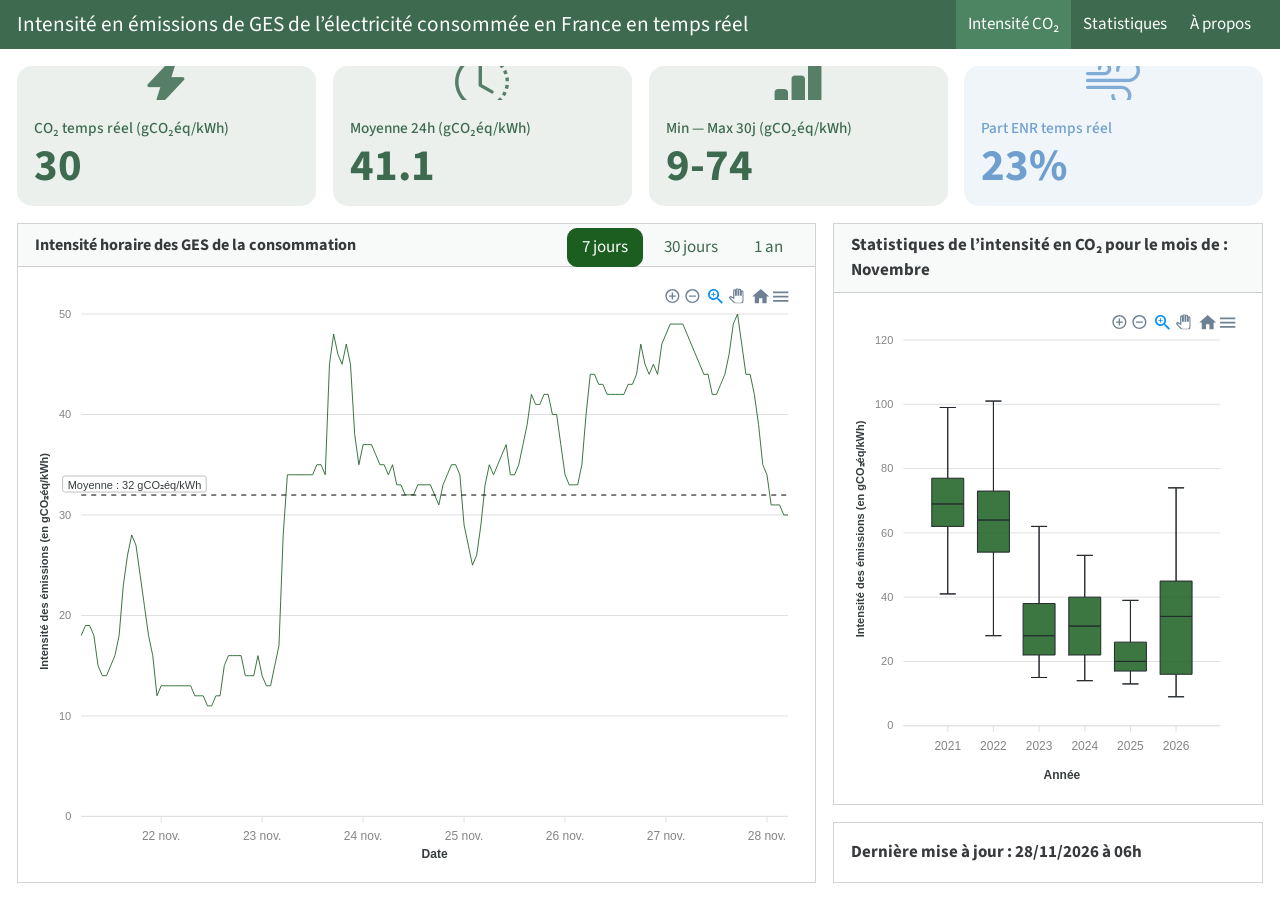
<file: index.html>
<!DOCTYPE html>
<html xmlns="http://www.w3.org/1999/xhtml" lang="en" xml:lang="en"><head>

<meta charset="utf-8">
<meta name="generator" content="quarto-1.11.9">

<meta name="viewport" content="width=device-width, initial-scale=1.0, user-scalable=yes">


<title>Intensité en émissions de GES de l’électricité consommée en France en temps réel</title>
<style>
/* Default styles provided by pandoc.
** See https://pandoc.org/MANUAL.html#variables-for-html for config info.
*/
span.smallcaps{font-variant: small-caps;}
div.columns{display: flex; gap: 1.5em;}
div.column{flex: auto;}
@media screen {
div.columns{gap: min(4vw, 1.5em);}
div.column{overflow-x: auto;}
}
div.hanging-indent{margin-left: 1.5em; text-indent: -1.5em;}
ul.task-list{list-style: none;}
ul.task-list li input[type="checkbox"] {
  width: 0.8em;
  margin: 0 0.8em 0.2em -1em; /* quarto-specific, see https://github.com/quarto-dev/quarto-cli/issues/4556 */ 
  vertical-align: middle;
}
</style>


<script src="index_files/libs/clipboard/clipboard.min.js"></script>
<script src="index_files/libs/quarto-html/quarto.js" type="module"></script>
<script src="index_files/libs/quarto-html/tabsets/tabsets.js" type="module"></script>
<script src="index_files/libs/quarto-html/scrollable-regions/scrollable-regions.js" type="module"></script>
<script src="index_files/libs/quarto-html/popper.min.js"></script>
<script src="index_files/libs/quarto-html/tippy.umd.min.js"></script>
<script src="index_files/libs/quarto-html/anchor.min.js"></script>
<link href="index_files/libs/quarto-html/tippy.css" rel="stylesheet">
<link href="index_files/libs/quarto-html/quarto-syntax-highlighting-63b5708e65d6cd79cd7618c58d0c21e7.css" rel="stylesheet" class="quarto-color-scheme" id="quarto-text-highlighting-styles">
<link href="index_files/libs/quarto-html/quarto-syntax-highlighting-dark-447e42e69aaa9833c0ba1b986f430b20.css" rel="stylesheet" class="quarto-color-scheme quarto-color-alternate" id="quarto-text-highlighting-styles">
<link href="index_files/libs/quarto-html/quarto-syntax-highlighting-63b5708e65d6cd79cd7618c58d0c21e7.css" rel="stylesheet" class="quarto-color-scheme-extra" id="quarto-text-highlighting-styles">
<script src="index_files/libs/bootstrap/bootstrap.min.js"></script>
<link href="index_files/libs/bootstrap/bootstrap-icons.css" rel="stylesheet">
<link href="index_files/libs/bootstrap/bootstrap-6b92b3b5f8440745359494e847a9575c.min.css" rel="stylesheet" append-hash="true" class="quarto-color-scheme" id="quarto-bootstrap" data-mode="light">
<link href="index_files/libs/bootstrap/bootstrap-dark-6b92b3b5f8440745359494e847a9575c.min.css" rel="stylesheet" append-hash="true" class="quarto-color-scheme quarto-color-alternate" id="quarto-bootstrap" data-mode="light">
<link href="index_files/libs/bootstrap/bootstrap-6b92b3b5f8440745359494e847a9575c.min.css" rel="stylesheet" append-hash="true" class="quarto-color-scheme-extra" id="quarto-bootstrap" data-mode="light">
<script src="index_files/libs/quarto-dashboard/quarto-dashboard.js"></script>
<script src="index_files/libs/quarto-dashboard/stickythead.js"></script>



<script src="index_files/libs/quarto-dashboard/web-components.js" type="module"></script>
<script src="index_files/libs/quarto-dashboard/components.js"></script>

<link href="index_files/libs/htmltools-fill-0.5.9/fill.css" rel="stylesheet">
<script src="index_files/libs/htmlwidgets-1.6.4/htmlwidgets.js"></script>
<script src="index_files/libs/apexcharter-binding-0.4.5/apexcharter.js"></script>
<meta http-equiv="Cache-Control" content="no-cache, no-store, must-revalidate">
<meta http-equiv="Pragma" content="no-cache">
<meta http-equiv="Expires" content="0">


</head>

<body class="quarto-dashboard dashboard-fill fullcontent quarto-light"><a id="quarto-skip-link" class="visually-hidden-focusable" href="#quarto-document-content">Skip to main content</a>

<header id="quarto-dashboard-header">
<nav class="navbar navbar-expand-md slim" data-bs-theme="dark">
  <div class="navbar-container container-fluid">
    <button class="navbar-toggler" type="button" data-bs-toggle="collapse" data-bs-target="#dashboard-collapse" aria-controls="dashboard-collapse" aria-expanded="false" aria-label="Toggle navigation">
      <span class="navbar-toggler-icon"></span>
    </button>    


    <div class="navbar-brand-container">


      <div class="navbar-title">
        <div class="navbar-title-text"><a href="#">Intensité en émissions de GES de l’électricité consommée en France en temps réel</a></div>
        
        
      </div>
    </div>
<div id="dashboard-collapse" class="navbar-collapse collapse"><ul class="navbar-nav navbar-nav-scroll me-auto" role="tablist"><li class="nav-item" role="presentation"><a id="tab-intensité-co₂" class="nav-link active" data-bs-toggle="tab" role="tab" data-bs-target="#intensité-co₂" data-scrolling="false" href="#intensité-co₂" aria-controls="intensité-co₂" aria-selected="true"><span class="nav-link-text">Intensité CO₂</span></a></li><li class="nav-item" role="presentation"><a id="tab-statistiques" class="nav-link" data-bs-toggle="tab" role="tab" data-bs-target="#statistiques" data-scrolling="false" href="#statistiques" aria-controls="statistiques" aria-selected="false"><span class="nav-link-text">Statistiques</span></a></li><li class="nav-item" role="presentation"><a id="tab-à-propos" class="nav-link" data-bs-toggle="tab" role="tab" data-bs-target="#à-propos" data-scrolling="false" href="#à-propos" aria-controls="à-propos" aria-selected="false"><span class="nav-link-text">À propos</span></a></li></ul></div></div>
</nav>
</header>
<div class="page-layout-custom quarto-dashboard-content bslib-gap-spacing html-fill-container bslib-page-fill quarto-dashboard-pages" id="quarto-document-content" tabindex="-1" role="main">  

<div class="bslib-grid-item html-fill-item tab-content bslib-grid" data-layout="fill" style="display: grid; grid-template-rows: minmax(3em, 1fr); grid-auto-columns: minmax(0, 1fr);">
<div id="intensité-co₂" class="dashboard-page tab-pane show active html-fill-item html-fill-container" data-orientation="rows" aria-labelledby="tab-intensité-co₂">
<div class="html-fill-item html-fill-container bslib-grid" style="display: grid; grid-template-rows: minmax(3em, 17.5fr) minmax(3em, 82.5fr); grid-auto-columns: minmax(0, 1fr);">
<div class="html-fill-item html-fill-container bslib-grid" style="display: grid; grid-template-columns: minmax(3em, 1fr) minmax(3em, 1fr) minmax(3em, 1fr) minmax(3em, 1fr);
grid-auto-rows: minmax(0, 1fr);">
<div class="card valuebox html-fill-item html-fill-container bslib-card bslib-value-box bg-vb-primary showcase-left-center" data-bslib-card-init="" data-require-bs-caller="card()">
<div class="card-body html-fill-item html-fill-container">
<div class="html-fill-item html-fill-container value-box-grid">
<div class="value-box-showcase html-fill-item html-fill-container">

<i class="bi bi-lightning-charge-fill"></i></div>
<div class="value-box-area">
<p class="value-box-title">
<p>CO₂ temps réel (gCO₂éq/kWh)</p>
</p>
<p class="value-box-value">
30
</p>
</div>
</div>
</div>
<script data-bslib-card-init="">bslib.Card.initializeAllCards();</script></div><div class="card valuebox html-fill-item html-fill-container bslib-card bslib-value-box bg-vb-primary showcase-left-center" data-bslib-card-init="" data-require-bs-caller="card()">
<div class="card-body html-fill-item html-fill-container">
<div class="html-fill-item html-fill-container value-box-grid">
<div class="value-box-showcase html-fill-item html-fill-container">

<i class="bi bi-clock-history"></i></div>
<div class="value-box-area">
<p class="value-box-title">
<p>Moyenne 24h (gCO₂éq/kWh)</p>
</p>
<p class="value-box-value">
41.1
</p>
</div>
</div>
</div>
<script data-bslib-card-init="">bslib.Card.initializeAllCards();</script></div><div class="card valuebox html-fill-item html-fill-container bslib-card bslib-value-box bg-vb-primary showcase-left-center" data-bslib-card-init="" data-require-bs-caller="card()">
<div class="card-body html-fill-item html-fill-container">
<div class="html-fill-item html-fill-container value-box-grid">
<div class="value-box-showcase html-fill-item html-fill-container">

<i class="bi bi-bar-chart-fill"></i></div>
<div class="value-box-area">
<p class="value-box-title">
<p>Min — Max 30j (gCO₂éq/kWh)</p>
</p>
<p class="value-box-value">
9-74
</p>
</div>
</div>
</div>
<script data-bslib-card-init="">bslib.Card.initializeAllCards();</script></div><div class="card valuebox html-fill-item html-fill-container bslib-card bslib-value-box bg-vb-info showcase-left-center" data-bslib-card-init="" data-require-bs-caller="card()">
<div class="card-body html-fill-item html-fill-container">
<div class="html-fill-item html-fill-container value-box-grid">
<div class="value-box-showcase html-fill-item html-fill-container">

<i class="bi bi-wind"></i></div>
<div class="value-box-area">
<p class="value-box-title">
<p>Part ENR temps réel</p>
</p>
<p class="value-box-value">
23%
</p>
</div>
</div>
</div>
<script data-bslib-card-init="">bslib.Card.initializeAllCards();</script></div>
</div>
<div class="html-fill-item html-fill-container bslib-grid" style="display: grid; grid-template-columns: minmax(3em, 65fr) minmax(3em, 35fr);
grid-auto-rows: minmax(0, 1fr);">
<div class="card tabset html-fill-item html-fill-container bslib-card" data-bslib-card-init="" data-require-bs-caller="card()" data-full-screen="false">
<div class="card-header dashboard-card-no-title bslib-navs-card-title">

<ul class="nav nav-tabs card-header-tabs" role="tablist" data-tabsetid="card-tabset-5"><li class="nav-item" role="presentation"><a href="#card-tabset-5-1" role="tab" data-toggle="tab" data-bs-toggle="tab" data-value="7 jours" aria-selected="true" class="nav-link active">7 jours</a></li><li class="nav-item" role="presentation"><a href="#card-tabset-5-2" role="tab" data-toggle="tab" data-bs-toggle="tab" data-value="30 jours" aria-selected="false" class="nav-link">30 jours</a></li><li class="nav-item" role="presentation"><a href="#card-tabset-5-3" role="tab" data-toggle="tab" data-bs-toggle="tab" data-value="1 an" aria-selected="false" class="nav-link">1 an</a></li></ul></div>



<div class="tab-content html-fill-item html-fill-container" data-tabset-id="card-tabset-5"><div class="tab-pane active show html-fill-item html-fill-container" role="tabpanel" id="card-tabset-5-1"><div class="card-body html-fill-item html-fill-container" data-title="7 jours">
<div class="cell-output-display html-fill-item html-fill-container">
<div class="apexcharter html-widget html-fill-item html-fill-container" id="htmlwidget-29cbc880d9c44260986c" style="width:100%;height:350px;"></div>
<script type="application/json" data-for="htmlwidget-29cbc880d9c44260986c">{"x":{"ax_opts":{"chart":{"type":"line","defaultLocale":"fr","toolbar":{"show":true},"zoom":{"enabled":true},"locales":[{"name":"fr","options":{"months":["janvier","février","mars","avril","mai","juin","juillet","août","septembre","octobre","novembre","décembre"],"shortMonths":["janv.","févr.","mars","avr.","mai","juin","juill.","août","sept.","oct.","nov.","déc."],"days":["dimanche","lundi","mardi","mercredi","jeudi","vendredi","samedi"],"shortDays":["dim.","lun.","mar.","mer.","jeu.","ven.","sam."],"toolbar":{"exportToSVG":"Télécharger au format SVG","exportToPNG":"Télécharger au format PNG","exportToCSV":"Télécharger au format CSV","menu":"Menu","selection":"Sélection","selectionZoom":"Sélection et zoom","zoomIn":"Zoomer","zoomOut":"Dézoomer","pan":"Navigation","reset":"Réinitialiser le zoom"}}}]},"series":[{"name":"Intensité consommation","type":"line","data":[[1795237200000,18],[1795240800000,19],[1795244400000,19],[1795248000000,18],[1795251600000,15],[1795255200000,14],[1795258800000,14],[1795262400000,15],[1795266000000,16],[1795269600000,18],[1795273200000,23],[1795276800000,26],[1795280400000,28],[1795284000000,27],[1795287600000,24],[1795291200000,21],[1795294800000,18],[1795298400000,16],[1795302000000,12],[1795305600000,13],[1795309200000,13],[1795312800000,13],[1795316400000,13],[1795320000000,13],[1795323600000,13],[1795327200000,13],[1795330800000,13],[1795334400000,12],[1795338000000,12],[1795341600000,12],[1795345200000,11],[1795348800000,11],[1795352400000,12],[1795356000000,12],[1795359600000,15],[1795363200000,16],[1795366800000,16],[1795370400000,16],[1795374000000,16],[1795377600000,14],[1795381200000,14],[1795384800000,14],[1795388400000,16],[1795392000000,14],[1795395600000,13],[1795399200000,13],[1795402800000,15],[1795406400000,17],[1795410000000,28],[1795413600000,34],[1795417200000,34],[1795420800000,34],[1795424400000,34],[1795428000000,34],[1795431600000,34],[1795435200000,34],[1795438800000,35],[1795442400000,35],[1795446000000,34],[1795449600000,45],[1795453200000,48],[1795456800000,46],[1795460400000,45],[1795464000000,47],[1795467600000,45],[1795471200000,38],[1795474800000,35],[1795478400000,37],[1795482000000,37],[1795485600000,37],[1795489200000,36],[1795492800000,35],[1795496400000,35],[1795500000000,34],[1795503600000,35],[1795507200000,33],[1795510800000,33],[1795514400000,32],[1795518000000,32],[1795521600000,32],[1795525200000,33],[1795528800000,33],[1795532400000,33],[1795536000000,33],[1795539600000,32],[1795543200000,31],[1795546800000,33],[1795550400000,34],[1795554000000,35],[1795557600000,35],[1795561200000,34],[1795564800000,29],[1795568400000,27],[1795572000000,25],[1795575600000,26],[1795579200000,29],[1795582800000,33],[1795586400000,35],[1795590000000,34],[1795593600000,35],[1795597200000,36],[1795600800000,37],[1795604400000,34],[1795608000000,34],[1795611600000,35],[1795615200000,37],[1795618800000,39],[1795622400000,42],[1795626000000,41],[1795629600000,41],[1795633200000,42],[1795636800000,42],[1795640400000,40],[1795644000000,40],[1795647600000,37],[1795651200000,34],[1795654800000,33],[1795658400000,33],[1795662000000,33],[1795665600000,35],[1795669200000,40],[1795672800000,44],[1795676400000,44],[1795680000000,43],[1795683600000,43],[1795687200000,42],[1795690800000,42],[1795694400000,42],[1795698000000,42],[1795701600000,42],[1795705200000,43],[1795708800000,43],[1795712400000,44],[1795716000000,47],[1795719600000,45],[1795723200000,44],[1795726800000,45],[1795730400000,44],[1795734000000,47],[1795737600000,48],[1795741200000,49],[1795744800000,49],[1795748400000,49],[1795752000000,49],[1795755600000,48],[1795759200000,47],[1795762800000,46],[1795766400000,45],[1795770000000,44],[1795773600000,44],[1795777200000,42],[1795780800000,42],[1795784400000,43],[1795788000000,44],[1795791600000,46],[1795795200000,49],[1795798800000,50],[1795802400000,47],[1795806000000,44],[1795809600000,44],[1795813200000,42],[1795816800000,39],[1795820400000,35],[1795824000000,34],[1795827600000,31],[1795831200000,31],[1795834800000,31],[1795838400000,30],[1795842000000,30]]}],"dataLabels":{"enabled":false},"stroke":{"curve":"straight","width":1},"yaxis":{"decimalsInFloat":2,"labels":{"style":{"colors":"#848484"}},"min":0,"title":{"text":"Intensité des émissions (en gCO₂éq/kWh)"}},"xaxis":{"type":"datetime","labels":{"style":{"colors":"#848484"},"datetimeUTC":false},"title":{"text":"Date"}},"annotations":{"position":"front","yaxis":[{"y":31.98224852071006,"borderColor":"#000","strokeDashArray":5,"label":{"text":"Moyenne : 32 gCO₂éq/kWh","position":"left","offsetX":120,"style":{"padding":{"top":2,"right":5,"bottom":2,"left":5}}}}]},"colors":["#1B5E20"],"tooltip":{"x":{"format":"dd/MM/yyyy à HH:mm"},"y":{"formatter":"function(value) {if (value === null) return '-'; var locale = formatLocale(JSON.parse('{  \"decimal\": \",\",  \"thousands\": \"\\u00a0\",  \"grouping\": [3],  \"currency\": [\"\", \"\\u00a0\\u20ac\"],  \"percent\": \"\\u202f%\"}')); return '' + locale.format(',')(value) + ' gCO₂éq/kWh';}"}}},"auto_update":{"series_animate":true,"update_options":false,"options_animate":true,"options_redrawPaths":true,"update_synced_charts":false},"sparkbox":false,"xaxis":{"min":"2026-11-21T05:00:00Z","max":"2026-11-28T05:00:00Z"},"type":"line","serie_name":"Intensité consommation"},"evals":["ax_opts.tooltip.y.formatter"],"jsHooks":[]}</script>
</div>
</div></div><div class="tab-pane html-fill-item html-fill-container" role="tabpanel" id="card-tabset-5-2"><div class="card-body html-fill-item html-fill-container" data-title="30 jours">
<div class="cell-output-display html-fill-item html-fill-container">
<div class="apexcharter html-widget html-fill-item html-fill-container" id="htmlwidget-390e86a169f3c4874e7f" style="width:100%;height:350px;"></div>
<script type="application/json" data-for="htmlwidget-390e86a169f3c4874e7f">{"x":{"ax_opts":{"chart":{"type":"line","defaultLocale":"fr","toolbar":{"show":true},"zoom":{"enabled":true},"locales":[{"name":"fr","options":{"months":["janvier","février","mars","avril","mai","juin","juillet","août","septembre","octobre","novembre","décembre"],"shortMonths":["janv.","févr.","mars","avr.","mai","juin","juill.","août","sept.","oct.","nov.","déc."],"days":["dimanche","lundi","mardi","mercredi","jeudi","vendredi","samedi"],"shortDays":["dim.","lun.","mar.","mer.","jeu.","ven.","sam."],"toolbar":{"exportToSVG":"Télécharger au format SVG","exportToPNG":"Télécharger au format PNG","exportToCSV":"Télécharger au format CSV","menu":"Menu","selection":"Sélection","selectionZoom":"Sélection et zoom","zoomIn":"Zoomer","zoomOut":"Dézoomer","pan":"Navigation","reset":"Réinitialiser le zoom"}}}]},"series":[{"name":"Intensité consommation","type":"line","data":[[1793250000000,31],[1793253600000,29],[1793257200000,28],[1793260800000,27],[1793264400000,26],[1793268000000,21],[1793271600000,18],[1793275200000,18],[1793278800000,18],[1793282400000,26],[1793286000000,29],[1793289600000,28],[1793293200000,31],[1793296800000,37],[1793300400000,31],[1793304000000,29],[1793307600000,31],[1793311200000,31],[1793314800000,31],[1793318400000,32],[1793322000000,32],[1793325600000,31],[1793329200000,32],[1793332800000,33],[1793336400000,32],[1793340000000,31],[1793343600000,30],[1793347200000,29],[1793350800000,24],[1793354400000,18],[1793358000000,13],[1793361600000,11],[1793365200000,13],[1793368800000,19],[1793372400000,29],[1793376000000,31],[1793379600000,31],[1793383200000,31],[1793386800000,26],[1793390400000,28],[1793394000000,31],[1793397600000,31],[1793401200000,30],[1793404800000,27],[1793408400000,25],[1793412000000,24],[1793415600000,24],[1793419200000,23],[1793422800000,24],[1793426400000,24],[1793430000000,22],[1793433600000,18],[1793437200000,12],[1793440800000,9],[1793444400000,10],[1793448000000,9],[1793451600000,10],[1793455200000,12],[1793458800000,23],[1793462400000,28],[1793466000000,29],[1793469600000,28],[1793473200000,30],[1793476800000,31],[1793480400000,32],[1793484000000,34],[1793487600000,33],[1793491200000,30],[1793494800000,25],[1793498400000,24],[1793502000000,24],[1793505600000,23],[1793509200000,24],[1793512800000,23],[1793516400000,20],[1793520000000,16],[1793523600000,14],[1793527200000,14],[1793530800000,14],[1793534400000,15],[1793538000000,15],[1793541600000,17],[1793545200000,24],[1793548800000,34],[1793552400000,34],[1793556000000,33],[1793559600000,34],[1793563200000,32],[1793566800000,35],[1793570400000,34],[1793574000000,33],[1793577600000,33],[1793581200000,32],[1793584800000,32],[1793588400000,32],[1793592000000,33],[1793595600000,38],[1793599200000,39],[1793602800000,36],[1793606400000,33],[1793610000000,32],[1793613600000,26],[1793617200000,23],[1793620800000,23],[1793624400000,24],[1793628000000,29],[1793631600000,37],[1793635200000,40],[1793638800000,39],[1793642400000,39],[1793646000000,41],[1793649600000,42],[1793653200000,43],[1793656800000,39],[1793660400000,39],[1793664000000,39],[1793667600000,40],[1793671200000,39],[1793674800000,38],[1793678400000,39],[1793682000000,42],[1793685600000,43],[1793689200000,41],[1793692800000,39],[1793696400000,36],[1793700000000,34],[1793703600000,32],[1793707200000,33],[1793710800000,35],[1793714400000,40],[1793718000000,42],[1793721600000,42],[1793725200000,43],[1793728800000,45],[1793732400000,47],[1793736000000,47],[1793739600000,47],[1793743200000,48],[1793746800000,43],[1793750400000,41],[1793754000000,43],[1793757600000,42],[1793761200000,44],[1793764800000,44],[1793768400000,48],[1793772000000,50],[1793775600000,48],[1793779200000,44],[1793782800000,40],[1793786400000,40],[1793790000000,40],[1793793600000,40],[1793797200000,42],[1793800800000,44],[1793804400000,43],[1793808000000,43],[1793811600000,43],[1793815200000,44],[1793818800000,43],[1793822400000,43],[1793826000000,48],[1793829600000,43],[1793833200000,44],[1793836800000,44],[1793840400000,44],[1793844000000,45],[1793847600000,45],[1793851200000,46],[1793854800000,48],[1793858400000,46],[1793862000000,45],[1793865600000,44],[1793869200000,44],[1793872800000,42],[1793876400000,43],[1793880000000,43],[1793883600000,45],[1793887200000,47],[1793890800000,50],[1793894400000,51],[1793898000000,50],[1793901600000,53],[1793905200000,59],[1793908800000,60],[1793912400000,60],[1793916000000,58],[1793919600000,58],[1793923200000,58],[1793926800000,59],[1793930400000,59],[1793934000000,60],[1793937600000,62],[1793941200000,64],[1793944800000,74],[1793948400000,68],[1793952000000,65],[1793955600000,66],[1793959200000,54],[1793962800000,52],[1793966400000,53],[1793970000000,53],[1793973600000,53],[1793977200000,53],[1793980800000,53],[1793984400000,52],[1793988000000,51],[1793991600000,48],[1793995200000,49],[1793998800000,50],[1794002400000,49],[1794006000000,46],[1794009600000,48],[1794013200000,50],[1794016800000,52],[1794020400000,52],[1794024000000,52],[1794027600000,51],[1794031200000,49],[1794034800000,48],[1794038400000,46],[1794042000000,43],[1794045600000,42],[1794049200000,41],[1794052800000,42],[1794056400000,42],[1794060000000,44],[1794063600000,45],[1794067200000,45],[1794070800000,46],[1794074400000,45],[1794078000000,47],[1794081600000,47],[1794085200000,45],[1794088800000,45],[1794092400000,46],[1794096000000,48],[1794099600000,49],[1794103200000,49],[1794106800000,49],[1794110400000,48],[1794114000000,46],[1794117600000,45],[1794121200000,44],[1794124800000,42],[1794128400000,39],[1794132000000,37],[1794135600000,36],[1794139200000,37],[1794142800000,38],[1794146400000,38],[1794150000000,39],[1794153600000,39],[1794157200000,39],[1794160800000,40],[1794164400000,42],[1794168000000,43],[1794171600000,44],[1794175200000,46],[1794178800000,46],[1794182400000,44],[1794186000000,42],[1794189600000,42],[1794193200000,46],[1794196800000,46],[1794200400000,49],[1794204000000,50],[1794207600000,49],[1794211200000,48],[1794214800000,47],[1794218400000,48],[1794222000000,53],[1794225600000,63],[1794229200000,64],[1794232800000,63],[1794236400000,63],[1794240000000,59],[1794243600000,57],[1794247200000,57],[1794250800000,58],[1794254400000,61],[1794258000000,67],[1794261600000,54],[1794265200000,49],[1794268800000,51],[1794272400000,51],[1794276000000,51],[1794279600000,51],[1794283200000,52],[1794286800000,54],[1794290400000,55],[1794294000000,53],[1794297600000,51],[1794301200000,49],[1794304800000,48],[1794308400000,47],[1794312000000,49],[1794315600000,50],[1794319200000,51],[1794322800000,52],[1794326400000,49],[1794330000000,48],[1794333600000,49],[1794337200000,49],[1794340800000,50],[1794344400000,51],[1794348000000,48],[1794351600000,48],[1794355200000,49],[1794358800000,48],[1794362400000,46],[1794366000000,46],[1794369600000,49],[1794373200000,49],[1794376800000,50],[1794380400000,49],[1794384000000,48],[1794387600000,47],[1794391200000,46],[1794394800000,45],[1794398400000,45],[1794402000000,43],[1794405600000,45],[1794409200000,47],[1794412800000,49],[1794416400000,48],[1794420000000,49],[1794423600000,51],[1794427200000,52],[1794430800000,49],[1794434400000,46],[1794438000000,43],[1794441600000,39],[1794445200000,35],[1794448800000,32],[1794452400000,31],[1794456000000,33],[1794459600000,37],[1794463200000,39],[1794466800000,37],[1794470400000,37],[1794474000000,37],[1794477600000,35],[1794481200000,32],[1794484800000,30],[1794488400000,31],[1794492000000,31],[1794495600000,32],[1794499200000,31],[1794502800000,33],[1794506400000,34],[1794510000000,33],[1794513600000,29],[1794517200000,20],[1794520800000,17],[1794524400000,14],[1794528000000,13],[1794531600000,13],[1794535200000,13],[1794538800000,14],[1794542400000,14],[1794546000000,19],[1794549600000,25],[1794553200000,25],[1794556800000,24],[1794560400000,19],[1794564000000,18],[1794567600000,18],[1794571200000,20],[1794574800000,22],[1794578400000,29],[1794582000000,36],[1794585600000,38],[1794589200000,37],[1794592800000,37],[1794596400000,38],[1794600000000,39],[1794603600000,36],[1794607200000,34],[1794610800000,29],[1794614400000,23],[1794618000000,18],[1794621600000,15],[1794625200000,14],[1794628800000,14],[1794632400000,16],[1794636000000,17],[1794639600000,17],[1794643200000,16],[1794646800000,16],[1794650400000,15],[1794654000000,15],[1794657600000,15],[1794661200000,19],[1794664800000,30],[1794668400000,35],[1794672000000,36],[1794675600000,35],[1794679200000,35],[1794682800000,32],[1794686400000,26],[1794690000000,22],[1794693600000,19],[1794697200000,17],[1794700800000,16],[1794704400000,16],[1794708000000,16],[1794711600000,16],[1794715200000,16],[1794718800000,16],[1794722400000,16],[1794726000000,15],[1794729600000,15],[1794733200000,14],[1794736800000,14],[1794740400000,14],[1794744000000,14],[1794747600000,14],[1794751200000,14],[1794754800000,14],[1794758400000,14],[1794762000000,14],[1794765600000,14],[1794769200000,15],[1794772800000,15],[1794776400000,15],[1794780000000,15],[1794783600000,15],[1794787200000,15],[1794790800000,15],[1794794400000,15],[1794798000000,15],[1794801600000,15],[1794805200000,18],[1794808800000,24],[1794812400000,27],[1794816000000,27],[1794819600000,27],[1794823200000,27],[1794826800000,27],[1794830400000,27],[1794834000000,28],[1794837600000,29],[1794841200000,30],[1794844800000,31],[1794848400000,31],[1794852000000,31],[1794855600000,31],[1794859200000,29],[1794862800000,26],[1794866400000,18],[1794870000000,12],[1794873600000,10],[1794877200000,11],[1794880800000,11],[1794884400000,11],[1794888000000,11],[1794891600000,10],[1794895200000,10],[1794898800000,10],[1794902400000,10],[1794906000000,11],[1794909600000,11],[1794913200000,11],[1794916800000,11],[1794920400000,11],[1794924000000,11],[1794927600000,11],[1794931200000,11],[1794934800000,10],[1794938400000,10],[1794942000000,10],[1794945600000,10],[1794949200000,10],[1794952800000,10],[1794956400000,10],[1794960000000,11],[1794963600000,11],[1794967200000,11],[1794970800000,11],[1794974400000,11],[1794978000000,10],[1794981600000,10],[1794985200000,10],[1794988800000,11],[1794992400000,10],[1794996000000,9],[1794999600000,9],[1795003200000,9],[1795006800000,10],[1795010400000,10],[1795014000000,11],[1795017600000,11],[1795021200000,11],[1795024800000,11],[1795028400000,11],[1795032000000,12],[1795035600000,12],[1795039200000,12],[1795042800000,12],[1795046400000,11],[1795050000000,11],[1795053600000,11],[1795057200000,11],[1795060800000,11],[1795064400000,11],[1795068000000,10],[1795071600000,10],[1795075200000,10],[1795078800000,9],[1795082400000,10],[1795086000000,10],[1795089600000,10],[1795093200000,11],[1795096800000,12],[1795100400000,12],[1795104000000,12],[1795107600000,11],[1795111200000,11],[1795114800000,10],[1795118400000,10],[1795122000000,10],[1795125600000,10],[1795129200000,10],[1795132800000,11],[1795136400000,11],[1795140000000,11],[1795143600000,11],[1795147200000,11],[1795150800000,10],[1795154400000,10],[1795158000000,10],[1795161600000,10],[1795165200000,10],[1795168800000,9],[1795172400000,9],[1795176000000,9],[1795179600000,10],[1795183200000,12],[1795186800000,16],[1795190400000,21],[1795194000000,22],[1795197600000,23],[1795201200000,25],[1795204800000,26],[1795208400000,27],[1795212000000,28],[1795215600000,23],[1795219200000,21],[1795222800000,19],[1795226400000,18],[1795230000000,17],[1795233600000,17],[1795237200000,18],[1795240800000,19],[1795244400000,19],[1795248000000,18],[1795251600000,15],[1795255200000,14],[1795258800000,14],[1795262400000,15],[1795266000000,16],[1795269600000,18],[1795273200000,23],[1795276800000,26],[1795280400000,28],[1795284000000,27],[1795287600000,24],[1795291200000,21],[1795294800000,18],[1795298400000,16],[1795302000000,12],[1795305600000,13],[1795309200000,13],[1795312800000,13],[1795316400000,13],[1795320000000,13],[1795323600000,13],[1795327200000,13],[1795330800000,13],[1795334400000,12],[1795338000000,12],[1795341600000,12],[1795345200000,11],[1795348800000,11],[1795352400000,12],[1795356000000,12],[1795359600000,15],[1795363200000,16],[1795366800000,16],[1795370400000,16],[1795374000000,16],[1795377600000,14],[1795381200000,14],[1795384800000,14],[1795388400000,16],[1795392000000,14],[1795395600000,13],[1795399200000,13],[1795402800000,15],[1795406400000,17],[1795410000000,28],[1795413600000,34],[1795417200000,34],[1795420800000,34],[1795424400000,34],[1795428000000,34],[1795431600000,34],[1795435200000,34],[1795438800000,35],[1795442400000,35],[1795446000000,34],[1795449600000,45],[1795453200000,48],[1795456800000,46],[1795460400000,45],[1795464000000,47],[1795467600000,45],[1795471200000,38],[1795474800000,35],[1795478400000,37],[1795482000000,37],[1795485600000,37],[1795489200000,36],[1795492800000,35],[1795496400000,35],[1795500000000,34],[1795503600000,35],[1795507200000,33],[1795510800000,33],[1795514400000,32],[1795518000000,32],[1795521600000,32],[1795525200000,33],[1795528800000,33],[1795532400000,33],[1795536000000,33],[1795539600000,32],[1795543200000,31],[1795546800000,33],[1795550400000,34],[1795554000000,35],[1795557600000,35],[1795561200000,34],[1795564800000,29],[1795568400000,27],[1795572000000,25],[1795575600000,26],[1795579200000,29],[1795582800000,33],[1795586400000,35],[1795590000000,34],[1795593600000,35],[1795597200000,36],[1795600800000,37],[1795604400000,34],[1795608000000,34],[1795611600000,35],[1795615200000,37],[1795618800000,39],[1795622400000,42],[1795626000000,41],[1795629600000,41],[1795633200000,42],[1795636800000,42],[1795640400000,40],[1795644000000,40],[1795647600000,37],[1795651200000,34],[1795654800000,33],[1795658400000,33],[1795662000000,33],[1795665600000,35],[1795669200000,40],[1795672800000,44],[1795676400000,44],[1795680000000,43],[1795683600000,43],[1795687200000,42],[1795690800000,42],[1795694400000,42],[1795698000000,42],[1795701600000,42],[1795705200000,43],[1795708800000,43],[1795712400000,44],[1795716000000,47],[1795719600000,45],[1795723200000,44],[1795726800000,45],[1795730400000,44],[1795734000000,47],[1795737600000,48],[1795741200000,49],[1795744800000,49],[1795748400000,49],[1795752000000,49],[1795755600000,48],[1795759200000,47],[1795762800000,46],[1795766400000,45],[1795770000000,44],[1795773600000,44],[1795777200000,42],[1795780800000,42],[1795784400000,43],[1795788000000,44],[1795791600000,46],[1795795200000,49],[1795798800000,50],[1795802400000,47],[1795806000000,44],[1795809600000,44],[1795813200000,42],[1795816800000,39],[1795820400000,35],[1795824000000,34],[1795827600000,31],[1795831200000,31],[1795834800000,31],[1795838400000,30],[1795842000000,30]]}],"dataLabels":{"enabled":false},"stroke":{"curve":"straight","width":1},"yaxis":{"decimalsInFloat":2,"labels":{"style":{"colors":"#848484"}},"min":0,"title":{"text":"Intensité des émissions (en gCO₂éq/kWh)"}},"xaxis":{"type":"datetime","labels":{"style":{"colors":"#848484"},"datetimeUTC":false},"title":{"text":"Date"}},"annotations":{"position":"front","yaxis":[{"y":31.71428571428572,"borderColor":"#000","strokeDashArray":5,"label":{"text":"Moyenne : 31.7 gCO₂éq/kWh","position":"left","offsetX":120,"style":{"padding":{"top":2,"right":5,"bottom":2,"left":5}}}}]},"colors":["#1B5E20"],"tooltip":{"x":{"format":"dd/MM/yyyy à HH:mm"},"y":{"formatter":"function(value) {if (value === null) return '-'; var locale = formatLocale(JSON.parse('{  \"decimal\": \",\",  \"thousands\": \"\\u00a0\",  \"grouping\": [3],  \"currency\": [\"\", \"\\u00a0\\u20ac\"],  \"percent\": \"\\u202f%\"}')); return '' + locale.format(',')(value) + ' gCO₂éq/kWh';}"}}},"auto_update":{"series_animate":true,"update_options":false,"options_animate":true,"options_redrawPaths":true,"update_synced_charts":false},"sparkbox":false,"xaxis":{"min":"2026-10-29T05:00:00Z","max":"2026-11-28T05:00:00Z"},"type":"line","serie_name":"Intensité consommation"},"evals":["ax_opts.tooltip.y.formatter"],"jsHooks":[]}</script>
</div>
</div></div><div class="tab-pane html-fill-item html-fill-container" role="tabpanel" id="card-tabset-5-3"><div class="card-body html-fill-item html-fill-container" data-title="1 an">
<div class="cell-output-display html-fill-item html-fill-container">
<div class="apexcharter html-widget html-fill-item html-fill-container" id="htmlwidget-be17e2f4b901bc560a06" style="width:100%;height:350px;"></div>
<script type="application/json" data-for="htmlwidget-be17e2f4b901bc560a06">{"x":{"ax_opts":{"chart":{"type":"line","defaultLocale":"fr","toolbar":{"show":true},"zoom":{"enabled":true},"locales":[{"name":"fr","options":{"months":["janvier","février","mars","avril","mai","juin","juillet","août","septembre","octobre","novembre","décembre"],"shortMonths":["janv.","févr.","mars","avr.","mai","juin","juill.","août","sept.","oct.","nov.","déc."],"days":["dimanche","lundi","mardi","mercredi","jeudi","vendredi","samedi"],"shortDays":["dim.","lun.","mar.","mer.","jeu.","ven.","sam."],"toolbar":{"exportToSVG":"Télécharger au format SVG","exportToPNG":"Télécharger au format PNG","exportToCSV":"Télécharger au format CSV","menu":"Menu","selection":"Sélection","selectionZoom":"Sélection et zoom","zoomIn":"Zoomer","zoomOut":"Dézoomer","pan":"Navigation","reset":"Réinitialiser le zoom"}}}]},"series":[{"name":"Intensité consommation","type":"line","data":[[1764306000000,23],[1764309600000,26],[1764313200000,26],[1764316800000,25],[1764320400000,24],[1764324000000,23],[1764327600000,21],[1764331200000,20],[1764334800000,19],[1764338400000,19],[1764342000000,23],[1764345600000,27],[1764349200000,32],[1764352800000,30],[1764356400000,27],[1764360000000,25],[1764363600000,23],[1764367200000,23],[1764370800000,22],[1764374400000,20],[1764378000000,21],[1764381600000,21],[1764385200000,20],[1764388800000,20],[1764392400000,19],[1764396000000,19],[1764399600000,17],[1764403200000,15],[1764406800000,15],[1764410400000,14],[1764414000000,15],[1764417600000,15],[1764421200000,15],[1764424800000,16],[1764428400000,18],[1764432000000,20],[1764435600000,21],[1764439200000,21],[1764442800000,22],[1764446400000,22],[1764450000000,22],[1764453600000,22],[1764457200000,21],[1764460800000,21],[1764464400000,22],[1764468000000,21],[1764471600000,21],[1764475200000,20],[1764478800000,20],[1764482400000,20],[1764486000000,20],[1764489600000,19],[1764493200000,18],[1764496800000,17],[1764500400000,17],[1764504000000,17],[1764507600000,18],[1764511200000,20],[1764514800000,23],[1764518400000,29],[1764522000000,29],[1764525600000,30],[1764529200000,29],[1764532800000,31],[1764536400000,30],[1764540000000,24],[1764543600000,18],[1764547200000,18],[1764550800000,17],[1764554400000,17],[1764558000000,17],[1764561600000,17],[1764565200000,18],[1764568800000,23],[1764572400000,22],[1764576000000,21],[1764579600000,17],[1764583200000,15],[1764586800000,15],[1764590400000,14],[1764594000000,14],[1764597600000,16],[1764601200000,18],[1764604800000,22],[1764608400000,21],[1764612000000,22],[1764615600000,21],[1764619200000,20],[1764622800000,20],[1764626400000,21],[1764630000000,19],[1764633600000,17],[1764637200000,18],[1764640800000,18],[1764644400000,20],[1764648000000,22],[1764651600000,26],[1764655200000,30],[1764658800000,33],[1764662400000,36],[1764666000000,36],[1764669600000,35],[1764673200000,34],[1764676800000,36],[1764680400000,35],[1764684000000,36],[1764687600000,37],[1764691200000,39],[1764694800000,39],[1764698400000,39],[1764702000000,39],[1764705600000,40],[1764709200000,39],[1764712800000,37],[1764716400000,35],[1764720000000,31],[1764723600000,29],[1764727200000,27],[1764730800000,27],[1764734400000,30],[1764738000000,38],[1764741600000,42],[1764745200000,42],[1764748800000,42],[1764752400000,41],[1764756000000,41],[1764759600000,41],[1764763200000,40],[1764766800000,42],[1764770400000,44],[1764774000000,44],[1764777600000,45],[1764781200000,48],[1764784800000,47],[1764788400000,43],[1764792000000,39],[1764795600000,34],[1764799200000,30],[1764802800000,23],[1764806400000,21],[1764810000000,21],[1764813600000,21],[1764817200000,21],[1764820800000,21],[1764824400000,21],[1764828000000,24],[1764831600000,25],[1764835200000,25],[1764838800000,25],[1764842400000,25],[1764846000000,24],[1764849600000,25],[1764853200000,26],[1764856800000,30],[1764860400000,36],[1764864000000,40],[1764867600000,42],[1764871200000,43],[1764874800000,42],[1764878400000,38],[1764882000000,38],[1764885600000,39],[1764889200000,35],[1764892800000,31],[1764896400000,29],[1764900000000,27],[1764903600000,27],[1764907200000,32],[1764910800000,38],[1764914400000,40],[1764918000000,39],[1764921600000,39],[1764925200000,38],[1764928800000,34],[1764932400000,29],[1764936000000,24],[1764939600000,21],[1764943200000,21],[1764946800000,23],[1764950400000,21],[1764954000000,21],[1764957600000,20],[1764961200000,19],[1764964800000,17],[1764968400000,14],[1764972000000,14],[1764975600000,14],[1764979200000,14],[1764982800000,15],[1764986400000,15],[1764990000000,15],[1764993600000,15],[1764997200000,15],[1765000800000,14],[1765004400000,14],[1765008000000,14],[1765011600000,14],[1765015200000,14],[1765018800000,14],[1765022400000,14],[1765026000000,14],[1765029600000,14],[1765033200000,14],[1765036800000,14],[1765040400000,14],[1765044000000,13],[1765047600000,14],[1765051200000,14],[1765054800000,14],[1765058400000,14],[1765062000000,15],[1765065600000,15],[1765069200000,16],[1765072800000,16],[1765076400000,16],[1765080000000,16],[1765083600000,16],[1765087200000,15],[1765090800000,15],[1765094400000,15],[1765098000000,14],[1765101600000,14],[1765105200000,14],[1765108800000,15],[1765112400000,15],[1765116000000,15],[1765119600000,15],[1765123200000,14],[1765126800000,14],[1765130400000,14],[1765134000000,14],[1765137600000,14],[1765141200000,14],[1765144800000,14],[1765148400000,15],[1765152000000,16],[1765155600000,16],[1765159200000,16],[1765162800000,16],[1765166400000,15],[1765170000000,15],[1765173600000,14],[1765177200000,14],[1765180800000,14],[1765184400000,14],[1765188000000,14],[1765191600000,14],[1765195200000,14],[1765198800000,15],[1765202400000,15],[1765206000000,15],[1765209600000,14],[1765213200000,14],[1765216800000,14],[1765220400000,14],[1765224000000,15],[1765227600000,15],[1765231200000,15],[1765234800000,15],[1765238400000,15],[1765242000000,16],[1765245600000,16],[1765249200000,16],[1765252800000,16],[1765256400000,15],[1765260000000,14],[1765263600000,14],[1765267200000,14],[1765270800000,14],[1765274400000,14],[1765278000000,14],[1765281600000,14],[1765285200000,14],[1765288800000,14],[1765292400000,14],[1765296000000,14],[1765299600000,14],[1765303200000,14],[1765306800000,15],[1765310400000,15],[1765314000000,15],[1765317600000,15],[1765321200000,16],[1765324800000,16],[1765328400000,17],[1765332000000,18],[1765335600000,18],[1765339200000,17],[1765342800000,17],[1765346400000,17],[1765350000000,18],[1765353600000,19],[1765357200000,20],[1765360800000,19],[1765364400000,19],[1765368000000,20],[1765371600000,22],[1765375200000,24],[1765378800000,27],[1765382400000,29],[1765386000000,29],[1765389600000,29],[1765393200000,28],[1765396800000,28],[1765400400000,27],[1765404000000,27],[1765407600000,22],[1765411200000,18],[1765414800000,19],[1765418400000,18],[1765422000000,18],[1765425600000,19],[1765429200000,23],[1765432800000,30],[1765436400000,31],[1765440000000,30],[1765443600000,30],[1765447200000,29],[1765450800000,28],[1765454400000,28],[1765458000000,27],[1765461600000,27],[1765465200000,27],[1765468800000,27],[1765472400000,27],[1765476000000,28],[1765479600000,26],[1765483200000,25],[1765486800000,24],[1765490400000,21],[1765494000000,19],[1765497600000,18],[1765501200000,18],[1765504800000,18],[1765508400000,18],[1765512000000,20],[1765515600000,25],[1765519200000,29],[1765522800000,31],[1765526400000,31],[1765530000000,31],[1765533600000,30],[1765537200000,28],[1765540800000,26],[1765544400000,28],[1765548000000,30],[1765551600000,34],[1765555200000,34],[1765558800000,34],[1765562400000,34],[1765566000000,33],[1765569600000,33],[1765573200000,32],[1765576800000,32],[1765580400000,25],[1765584000000,20],[1765587600000,20],[1765591200000,18],[1765594800000,18],[1765598400000,18],[1765602000000,18],[1765605600000,18],[1765609200000,19],[1765612800000,18],[1765616400000,17],[1765620000000,16],[1765623600000,16],[1765627200000,16],[1765630800000,17],[1765634400000,17],[1765638000000,20],[1765641600000,25],[1765645200000,29],[1765648800000,30],[1765652400000,28],[1765656000000,27],[1765659600000,26],[1765663200000,22],[1765666800000,19],[1765670400000,19],[1765674000000,19],[1765677600000,20],[1765681200000,19],[1765684800000,18],[1765688400000,18],[1765692000000,19],[1765695600000,18],[1765699200000,18],[1765702800000,17],[1765706400000,17],[1765710000000,17],[1765713600000,17],[1765717200000,17],[1765720800000,17],[1765724400000,18],[1765728000000,21],[1765731600000,24],[1765735200000,26],[1765738800000,26],[1765742400000,26],[1765746000000,25],[1765749600000,21],[1765753200000,18],[1765756800000,17],[1765760400000,16],[1765764000000,16],[1765767600000,16],[1765771200000,17],[1765774800000,17],[1765778400000,21],[1765782000000,22],[1765785600000,24],[1765789200000,24],[1765792800000,23],[1765796400000,21],[1765800000000,21],[1765803600000,24],[1765807200000,24],[1765810800000,26],[1765814400000,26],[1765818000000,26],[1765821600000,26],[1765825200000,26],[1765828800000,23],[1765832400000,23],[1765836000000,22],[1765839600000,20],[1765843200000,19],[1765846800000,19],[1765850400000,20],[1765854000000,23],[1765857600000,29],[1765861200000,36],[1765864800000,43],[1765868400000,44],[1765872000000,45],[1765875600000,45],[1765879200000,45],[1765882800000,43],[1765886400000,42],[1765890000000,44],[1765893600000,45],[1765897200000,46],[1765900800000,46],[1765904400000,46],[1765908000000,45],[1765911600000,45],[1765915200000,47],[1765918800000,48],[1765922400000,47],[1765926000000,43],[1765929600000,36],[1765933200000,35],[1765936800000,34],[1765940400000,33],[1765944000000,33],[1765947600000,39],[1765951200000,45],[1765954800000,43],[1765958400000,41],[1765962000000,40],[1765965600000,39],[1765969200000,38],[1765972800000,40],[1765976400000,41],[1765980000000,41],[1765983600000,41],[1765987200000,40],[1765990800000,42],[1765994400000,41],[1765998000000,36],[1766001600000,24],[1766005200000,21],[1766008800000,20],[1766012400000,18],[1766016000000,17],[1766019600000,15],[1766023200000,15],[1766026800000,16],[1766030400000,17],[1766034000000,16],[1766037600000,16],[1766041200000,16],[1766044800000,17],[1766048400000,16],[1766052000000,15],[1766055600000,15],[1766059200000,16],[1766062800000,15],[1766066400000,14],[1766070000000,14],[1766073600000,13],[1766077200000,13],[1766080800000,13],[1766084400000,13],[1766088000000,14],[1766091600000,14],[1766095200000,14],[1766098800000,15],[1766102400000,16],[1766106000000,17],[1766109600000,17],[1766113200000,17],[1766116800000,17],[1766120400000,16],[1766124000000,23],[1766127600000,28],[1766131200000,30],[1766134800000,32],[1766138400000,33],[1766142000000,31],[1766145600000,32],[1766149200000,33],[1766152800000,34],[1766156400000,35],[1766160000000,35],[1766163600000,35],[1766167200000,35],[1766170800000,33],[1766174400000,34],[1766178000000,34],[1766181600000,32],[1766185200000,24],[1766188800000,21],[1766192400000,19],[1766196000000,17],[1766199600000,16],[1766203200000,16],[1766206800000,17],[1766210400000,18],[1766214000000,17],[1766217600000,17],[1766221200000,17],[1766224800000,16],[1766228400000,16],[1766232000000,17],[1766235600000,17],[1766239200000,17],[1766242800000,17],[1766246400000,17],[1766250000000,17],[1766253600000,17],[1766257200000,17],[1766260800000,16],[1766264400000,16],[1766268000000,16],[1766271600000,16],[1766275200000,16],[1766278800000,16],[1766282400000,17],[1766286000000,17],[1766289600000,17],[1766293200000,16],[1766296800000,16],[1766300400000,16],[1766304000000,15],[1766307600000,15],[1766311200000,14],[1766314800000,14],[1766318400000,15],[1766322000000,15],[1766325600000,15],[1766329200000,15],[1766332800000,15],[1766336400000,14],[1766340000000,14],[1766343600000,14],[1766347200000,14],[1766350800000,14],[1766354400000,14],[1766358000000,15],[1766361600000,15],[1766365200000,15],[1766368800000,15],[1766372400000,15],[1766376000000,15],[1766379600000,15],[1766383200000,16],[1766386800000,20],[1766390400000,20],[1766394000000,19],[1766397600000,19],[1766401200000,19],[1766404800000,20],[1766408400000,19],[1766412000000,20],[1766415600000,21],[1766419200000,22],[1766422800000,21],[1766426400000,20],[1766430000000,21],[1766433600000,20],[1766437200000,19],[1766440800000,17],[1766444400000,17],[1766448000000,17],[1766451600000,16],[1766455200000,16],[1766458800000,15],[1766462400000,16],[1766466000000,16],[1766469600000,18],[1766473200000,18],[1766476800000,17],[1766480400000,17],[1766484000000,17],[1766487600000,17],[1766491200000,18],[1766494800000,19],[1766498400000,20],[1766502000000,20],[1766505600000,20],[1766509200000,20],[1766512800000,19],[1766516400000,17],[1766520000000,17],[1766523600000,16],[1766527200000,15],[1766530800000,14],[1766534400000,14],[1766538000000,14],[1766541600000,14],[1766545200000,14],[1766548800000,14],[1766552400000,13],[1766556000000,13],[1766559600000,12],[1766563200000,12],[1766566800000,12],[1766570400000,11],[1766574000000,11],[1766577600000,12],[1766581200000,12],[1766584800000,12],[1766588400000,12],[1766592000000,12],[1766595600000,12],[1766599200000,12],[1766602800000,12],[1766606400000,12],[1766610000000,12],[1766613600000,12],[1766617200000,13],[1766620800000,13],[1766624400000,13],[1766628000000,13],[1766631600000,13],[1766635200000,13],[1766638800000,13],[1766642400000,13],[1766646000000,13],[1766649600000,13],[1766653200000,13],[1766656800000,13],[1766660400000,14],[1766664000000,14],[1766667600000,15],[1766671200000,16],[1766674800000,19],[1766678400000,22],[1766682000000,23],[1766685600000,23],[1766689200000,22],[1766692800000,23],[1766696400000,23],[1766700000000,23],[1766703600000,22],[1766707200000,21],[1766710800000,20],[1766714400000,20],[1766718000000,20],[1766721600000,20],[1766725200000,21],[1766728800000,22],[1766732400000,23],[1766736000000,23],[1766739600000,22],[1766743200000,22],[1766746800000,21],[1766750400000,21],[1766754000000,23],[1766757600000,25],[1766761200000,28],[1766764800000,29],[1766768400000,29],[1766772000000,29],[1766775600000,29],[1766779200000,30],[1766782800000,30],[1766786400000,31],[1766790000000,28],[1766793600000,20],[1766797200000,17],[1766800800000,17],[1766804400000,16],[1766808000000,16],[1766811600000,16],[1766815200000,16],[1766818800000,16],[1766822400000,16],[1766826000000,16],[1766829600000,15],[1766833200000,15],[1766836800000,15],[1766840400000,15],[1766844000000,17],[1766847600000,18],[1766851200000,22],[1766854800000,21],[1766858400000,21],[1766862000000,21],[1766865600000,20],[1766869200000,19],[1766872800000,19],[1766876400000,18],[1766880000000,16],[1766883600000,15],[1766887200000,15],[1766890800000,15],[1766894400000,14],[1766898000000,16],[1766901600000,16],[1766905200000,16],[1766908800000,15],[1766912400000,14],[1766916000000,14],[1766919600000,14],[1766923200000,15],[1766926800000,17],[1766930400000,20],[1766934000000,28],[1766937600000,35],[1766941200000,35],[1766944800000,35],[1766948400000,34],[1766952000000,34],[1766955600000,35],[1766959200000,35],[1766962800000,32],[1766966400000,29],[1766970000000,29],[1766973600000,29],[1766977200000,29],[1766980800000,34],[1766984400000,40],[1766988000000,42],[1766991600000,41],[1766995200000,40],[1766998800000,39],[1767002400000,33],[1767006000000,34],[1767009600000,34],[1767013200000,34],[1767016800000,35],[1767020400000,36],[1767024000000,35],[1767027600000,34],[1767031200000,34],[1767034800000,35],[1767038400000,35],[1767042000000,34],[1767045600000,29],[1767049200000,27],[1767052800000,26],[1767056400000,25],[1767060000000,23],[1767063600000,22],[1767067200000,22],[1767070800000,26],[1767074400000,33],[1767078000000,33],[1767081600000,33],[1767085200000,30],[1767088800000,26],[1767092400000,23],[1767096000000,21],[1767099600000,21],[1767103200000,22],[1767106800000,31],[1767110400000,35],[1767114000000,34],[1767117600000,34],[1767121200000,35],[1767124800000,36],[1767128400000,37],[1767132000000,37],[1767135600000,35],[1767139200000,30],[1767142800000,27],[1767146400000,25],[1767150000000,26],[1767153600000,26],[1767157200000,29],[1767160800000,37],[1767164400000,41],[1767168000000,40],[1767171600000,38],[1767175200000,35],[1767178800000,33],[1767182400000,32],[1767186000000,33],[1767189600000,36],[1767193200000,41],[1767196800000,41],[1767200400000,41],[1767204000000,42],[1767207600000,42],[1767211200000,36],[1767214800000,33],[1767218400000,30],[1767222000000,25],[1767225600000,21],[1767229200000,23],[1767232800000,22],[1767236400000,24],[1767240000000,26],[1767243600000,27],[1767247200000,26],[1767250800000,22],[1767254400000,17],[1767258000000,15],[1767261600000,14],[1767265200000,14],[1767268800000,14],[1767272400000,14],[1767276000000,15],[1767279600000,16],[1767283200000,16],[1767286800000,15],[1767290400000,16],[1767294000000,16],[1767297600000,16],[1767301200000,16],[1767304800000,16],[1767308400000,20],[1767312000000,17],[1767315600000,18],[1767319200000,19],[1767322800000,19],[1767326400000,18],[1767330000000,20],[1767333600000,23],[1767337200000,19],[1767340800000,19],[1767344400000,18],[1767348000000,17],[1767351600000,16],[1767355200000,17],[1767358800000,18],[1767362400000,23],[1767366000000,32],[1767369600000,37],[1767373200000,37],[1767376800000,37],[1767380400000,38],[1767384000000,39],[1767387600000,38],[1767391200000,38],[1767394800000,34],[1767398400000,29],[1767402000000,30],[1767405600000,27],[1767409200000,28],[1767412800000,28],[1767416400000,27],[1767420000000,30],[1767423600000,35],[1767427200000,36],[1767430800000,35],[1767434400000,34],[1767438000000,33],[1767441600000,35],[1767445200000,37],[1767448800000,40],[1767452400000,42],[1767456000000,42],[1767459600000,42],[1767463200000,44],[1767466800000,44],[1767470400000,45],[1767474000000,45],[1767477600000,44],[1767481200000,35],[1767484800000,30],[1767488400000,29],[1767492000000,29],[1767495600000,28],[1767499200000,28],[1767502800000,28],[1767506400000,31],[1767510000000,36],[1767513600000,39],[1767517200000,36],[1767520800000,35],[1767524400000,34],[1767528000000,36],[1767531600000,38],[1767535200000,40],[1767538800000,45],[1767542400000,46],[1767546000000,45],[1767549600000,46],[1767553200000,45],[1767556800000,44],[1767560400000,47],[1767564000000,47],[1767567600000,41],[1767571200000,39],[1767574800000,40],[1767578400000,39],[1767582000000,37],[1767585600000,40],[1767589200000,45],[1767592800000,50],[1767596400000,59],[1767600000000,60],[1767603600000,56],[1767607200000,54],[1767610800000,53],[1767614400000,53],[1767618000000,54],[1767621600000,53],[1767625200000,55],[1767628800000,58],[1767632400000,63],[1767636000000,63],[1767639600000,58],[1767643200000,54],[1767646800000,54],[1767650400000,52],[1767654000000,49],[1767657600000,51],[1767661200000,47],[1767664800000,45],[1767668400000,46],[1767672000000,50],[1767675600000,61],[1767679200000,65],[1767682800000,66],[1767686400000,68],[1767690000000,66],[1767693600000,63],[1767697200000,60],[1767700800000,56],[1767704400000,57],[1767708000000,56],[1767711600000,58],[1767715200000,60],[1767718800000,66],[1767722400000,66],[1767726000000,58],[1767729600000,49],[1767733200000,49],[1767736800000,49],[1767740400000,44],[1767744000000,41],[1767747600000,40],[1767751200000,33],[1767754800000,32],[1767758400000,31],[1767762000000,38],[1767765600000,42],[1767769200000,44],[1767772800000,41],[1767776400000,38],[1767780000000,38],[1767783600000,40],[1767787200000,38],[1767790800000,40],[1767794400000,41],[1767798000000,40],[1767801600000,41],[1767805200000,40],[1767808800000,43],[1767812400000,43],[1767816000000,44],[1767819600000,43],[1767823200000,44],[1767826800000,45],[1767830400000,42],[1767834000000,42],[1767837600000,42],[1767841200000,41],[1767844800000,41],[1767848400000,44],[1767852000000,44],[1767855600000,46],[1767859200000,47],[1767862800000,44],[1767866400000,44],[1767870000000,44],[1767873600000,44],[1767877200000,45],[1767880800000,45],[1767884400000,44],[1767888000000,43],[1767891600000,43],[1767895200000,43],[1767898800000,38],[1767902400000,27],[1767906000000,25],[1767909600000,24],[1767913200000,20],[1767916800000,19],[1767920400000,19],[1767924000000,20],[1767927600000,20],[1767931200000,20],[1767934800000,22],[1767938400000,30],[1767942000000,32],[1767945600000,27],[1767949200000,27],[1767952800000,25],[1767956400000,26],[1767960000000,25],[1767963600000,24],[1767967200000,25],[1767970800000,26],[1767974400000,27],[1767978000000,27],[1767981600000,25],[1767985200000,23],[1767988800000,23],[1767992400000,23],[1767996000000,23],[1767999600000,19],[1768003200000,17],[1768006800000,17],[1768010400000,18],[1768014000000,17],[1768017600000,17],[1768021200000,17],[1768024800000,18],[1768028400000,19],[1768032000000,19],[1768035600000,19],[1768039200000,18],[1768042800000,19],[1768046400000,19],[1768050000000,20],[1768053600000,23],[1768057200000,29],[1768060800000,35],[1768064400000,36],[1768068000000,37],[1768071600000,39],[1768075200000,39],[1768078800000,40],[1768082400000,41],[1768086000000,40],[1768089600000,39],[1768093200000,38],[1768096800000,35],[1768100400000,34],[1768104000000,33],[1768107600000,30],[1768111200000,29],[1768114800000,29],[1768118400000,28],[1768122000000,24],[1768125600000,23],[1768129200000,22],[1768132800000,22],[1768136400000,21],[1768140000000,22],[1768143600000,24],[1768147200000,30],[1768150800000,30],[1768154400000,30],[1768158000000,29],[1768161600000,29],[1768165200000,28],[1768168800000,28],[1768172400000,24],[1768176000000,20],[1768179600000,20],[1768183200000,19],[1768186800000,18],[1768190400000,19],[1768194000000,21],[1768197600000,26],[1768201200000,26],[1768204800000,25],[1768208400000,25],[1768212000000,24],[1768215600000,22],[1768219200000,19],[1768222800000,19],[1768226400000,21],[1768230000000,28],[1768233600000,33],[1768237200000,34],[1768240800000,35],[1768244400000,37],[1768248000000,37],[1768251600000,38],[1768255200000,38],[1768258800000,34],[1768262400000,31],[1768266000000,30],[1768269600000,29],[1768273200000,28],[1768276800000,28],[1768280400000,31],[1768284000000,38],[1768287600000,38],[1768291200000,37],[1768294800000,37],[1768298400000,35],[1768302000000,31],[1768305600000,31],[1768309200000,32],[1768312800000,33],[1768316400000,36],[1768320000000,40],[1768323600000,39],[1768327200000,39],[1768330800000,39],[1768334400000,38],[1768338000000,35],[1768341600000,31],[1768345200000,31],[1768348800000,31],[1768352400000,32],[1768356000000,33],[1768359600000,34],[1768363200000,38],[1768366800000,44],[1768370400000,48],[1768374000000,47],[1768377600000,43],[1768381200000,43],[1768384800000,41],[1768388400000,40],[1768392000000,43],[1768395600000,47],[1768399200000,49],[1768402800000,49],[1768406400000,49],[1768410000000,47],[1768413600000,46],[1768417200000,45],[1768420800000,44],[1768424400000,43],[1768428000000,38],[1768431600000,31],[1768435200000,29],[1768438800000,31],[1768442400000,30],[1768446000000,29],[1768449600000,29],[1768453200000,35],[1768456800000,40],[1768460400000,40],[1768464000000,38],[1768467600000,36],[1768471200000,33],[1768474800000,28],[1768478400000,30],[1768482000000,32],[1768485600000,35],[1768489200000,36],[1768492800000,36],[1768496400000,36],[1768500000000,36],[1768503600000,34],[1768507200000,29],[1768510800000,26],[1768514400000,26],[1768518000000,23],[1768521600000,22],[1768525200000,22],[1768528800000,23],[1768532400000,25],[1768536000000,29],[1768539600000,41],[1768543200000,46],[1768546800000,45],[1768550400000,46],[1768554000000,47],[1768557600000,46],[1768561200000,44],[1768564800000,46],[1768568400000,47],[1768572000000,48],[1768575600000,48],[1768579200000,47],[1768582800000,46],[1768586400000,46],[1768590000000,47],[1768593600000,48],[1768597200000,47],[1768600800000,47],[1768604400000,47],[1768608000000,47],[1768611600000,45],[1768615200000,45],[1768618800000,44],[1768622400000,44],[1768626000000,46],[1768629600000,48],[1768633200000,50],[1768636800000,48],[1768640400000,46],[1768644000000,46],[1768647600000,45],[1768651200000,45],[1768654800000,46],[1768658400000,46],[1768662000000,46],[1768665600000,47],[1768669200000,47],[1768672800000,47],[1768676400000,47],[1768680000000,46],[1768683600000,46],[1768687200000,46],[1768690800000,43],[1768694400000,37],[1768698000000,34],[1768701600000,33],[1768705200000,33],[1768708800000,33],[1768712400000,33],[1768716000000,32],[1768719600000,34],[1768723200000,35],[1768726800000,34],[1768730400000,35],[1768734000000,35],[1768737600000,35],[1768741200000,36],[1768744800000,39],[1768748400000,46],[1768752000000,49],[1768755600000,48],[1768759200000,49],[1768762800000,49],[1768766400000,49],[1768770000000,49],[1768773600000,49],[1768777200000,47],[1768780800000,47],[1768784400000,46],[1768788000000,49],[1768791600000,49],[1768795200000,49],[1768798800000,50],[1768802400000,54],[1768806000000,52],[1768809600000,53],[1768813200000,54],[1768816800000,54],[1768820400000,54],[1768824000000,53],[1768827600000,55],[1768831200000,55],[1768834800000,54],[1768838400000,53],[1768842000000,51],[1768845600000,51],[1768849200000,54],[1768852800000,56],[1768856400000,56],[1768860000000,55],[1768863600000,48],[1768867200000,42],[1768870800000,43],[1768874400000,42],[1768878000000,40],[1768881600000,41],[1768885200000,46],[1768888800000,48],[1768892400000,48],[1768896000000,48],[1768899600000,46],[1768903200000,44],[1768906800000,40],[1768910400000,39],[1768914000000,40],[1768917600000,40],[1768921200000,42],[1768924800000,43],[1768928400000,42],[1768932000000,41],[1768935600000,40],[1768939200000,38],[1768942800000,37],[1768946400000,35],[1768950000000,27],[1768953600000,23],[1768957200000,23],[1768960800000,24],[1768964400000,23],[1768968000000,23],[1768971600000,24],[1768975200000,27],[1768978800000,27],[1768982400000,26],[1768986000000,23],[1768989600000,21],[1768993200000,20],[1768996800000,21],[1769000400000,23],[1769004000000,24],[1769007600000,25],[1769011200000,26],[1769014800000,25],[1769018400000,25],[1769022000000,24],[1769025600000,23],[1769029200000,24],[1769032800000,23],[1769036400000,24],[1769040000000,23],[1769043600000,24],[1769047200000,24],[1769050800000,25],[1769054400000,25],[1769058000000,29],[1769061600000,37],[1769065200000,40],[1769068800000,40],[1769072400000,41],[1769076000000,39],[1769079600000,36],[1769083200000,34],[1769086800000,35],[1769090400000,37],[1769094000000,39],[1769097600000,40],[1769101200000,39],[1769104800000,39],[1769108400000,40],[1769112000000,38],[1769115600000,35],[1769119200000,33],[1769122800000,29],[1769126400000,27],[1769130000000,26],[1769133600000,26],[1769137200000,26],[1769140800000,26],[1769144400000,26],[1769148000000,28],[1769151600000,27],[1769155200000,27],[1769158800000,28],[1769162400000,26],[1769166000000,25],[1769169600000,25],[1769173200000,23],[1769176800000,23],[1769180400000,26],[1769184000000,29],[1769187600000,29],[1769191200000,30],[1769194800000,30],[1769198400000,28],[1769202000000,26],[1769205600000,25],[1769209200000,25],[1769212800000,24],[1769216400000,25],[1769220000000,26],[1769223600000,27],[1769227200000,26],[1769230800000,25],[1769234400000,25],[1769238000000,26],[1769241600000,26],[1769245200000,25],[1769248800000,25],[1769252400000,24],[1769256000000,23],[1769259600000,25],[1769263200000,26],[1769266800000,27],[1769270400000,30],[1769274000000,29],[1769277600000,28],[1769281200000,28],[1769284800000,25],[1769288400000,25],[1769292000000,22],[1769295600000,21],[1769299200000,21],[1769302800000,21],[1769306400000,20],[1769310000000,20],[1769313600000,20],[1769317200000,20],[1769320800000,21],[1769324400000,21],[1769328000000,20],[1769331600000,21],[1769335200000,20],[1769338800000,20],[1769342400000,20],[1769346000000,20],[1769349600000,23],[1769353200000,28],[1769356800000,34],[1769360400000,35],[1769364000000,36],[1769367600000,37],[1769371200000,38],[1769374800000,38],[1769378400000,37],[1769382000000,35],[1769385600000,32],[1769389200000,33],[1769392800000,34],[1769396400000,33],[1769400000000,36],[1769403600000,43],[1769407200000,45],[1769410800000,44],[1769414400000,43],[1769418000000,43],[1769421600000,43],[1769425200000,42],[1769428800000,42],[1769432400000,42],[1769436000000,44],[1769439600000,45],[1769443200000,45],[1769446800000,43],[1769450400000,43],[1769454000000,41],[1769457600000,35],[1769461200000,32],[1769464800000,27],[1769468400000,22],[1769472000000,20],[1769475600000,20],[1769479200000,21],[1769482800000,21],[1769486400000,20],[1769490000000,21],[1769493600000,22],[1769497200000,25],[1769500800000,25],[1769504400000,24],[1769508000000,26],[1769511600000,28],[1769515200000,29],[1769518800000,30],[1769522400000,32],[1769526000000,34],[1769529600000,37],[1769533200000,38],[1769536800000,38],[1769540400000,37],[1769544000000,38],[1769547600000,40],[1769551200000,41],[1769554800000,38],[1769558400000,37],[1769562000000,35],[1769565600000,36],[1769569200000,36],[1769572800000,40],[1769576400000,44],[1769580000000,46],[1769583600000,50],[1769587200000,49],[1769590800000,44],[1769594400000,44],[1769598000000,42],[1769601600000,41],[1769605200000,43],[1769608800000,43],[1769612400000,44],[1769616000000,44],[1769619600000,44],[1769623200000,44],[1769626800000,44],[1769630400000,45],[1769634000000,43],[1769637600000,43],[1769641200000,44],[1769644800000,51],[1769648400000,47],[1769652000000,46],[1769655600000,48],[1769659200000,49],[1769662800000,53],[1769666400000,54],[1769670000000,53],[1769673600000,54],[1769677200000,53],[1769680800000,53],[1769684400000,52],[1769688000000,51],[1769691600000,54],[1769695200000,58],[1769698800000,60],[1769702400000,58],[1769706000000,57],[1769709600000,55],[1769713200000,54],[1769716800000,47],[1769720400000,46],[1769724000000,39],[1769727600000,30],[1769731200000,28],[1769734800000,28],[1769738400000,28],[1769742000000,27],[1769745600000,27],[1769749200000,25],[1769752800000,27],[1769756400000,28],[1769760000000,28],[1769763600000,28],[1769767200000,26],[1769770800000,21],[1769774400000,21],[1769778000000,23],[1769781600000,26],[1769785200000,27],[1769788800000,27],[1769792400000,27],[1769796000000,25],[1769799600000,22],[1769803200000,23],[1769806800000,22],[1769810400000,22],[1769814000000,21],[1769817600000,23],[1769821200000,24],[1769824800000,24],[1769828400000,23],[1769832000000,23],[1769835600000,26],[1769839200000,30],[1769842800000,36],[1769846400000,37],[1769850000000,36],[1769853600000,35],[1769857200000,33],[1769860800000,33],[1769864400000,34],[1769868000000,35],[1769871600000,37],[1769875200000,38],[1769878800000,37],[1769882400000,37],[1769886000000,36],[1769889600000,35],[1769893200000,35],[1769896800000,32],[1769900400000,29],[1769904000000,26],[1769907600000,25],[1769911200000,24],[1769914800000,23],[1769918400000,23],[1769922000000,23],[1769925600000,25],[1769929200000,25],[1769932800000,25],[1769936400000,23],[1769940000000,23],[1769943600000,23],[1769947200000,22],[1769950800000,23],[1769954400000,25],[1769958000000,29],[1769961600000,32],[1769965200000,32],[1769968800000,32],[1769972400000,32],[1769976000000,32],[1769979600000,31],[1769983200000,29],[1769986800000,27],[1769990400000,27],[1769994000000,27],[1769997600000,27],[1770001200000,27],[1770004800000,29],[1770008400000,34],[1770012000000,39],[1770015600000,42],[1770019200000,41],[1770022800000,39],[1770026400000,37],[1770030000000,36],[1770033600000,35],[1770037200000,35],[1770040800000,35],[1770044400000,35],[1770048000000,35],[1770051600000,35],[1770055200000,34],[1770058800000,29],[1770062400000,25],[1770066000000,23],[1770069600000,21],[1770073200000,21],[1770076800000,20],[1770080400000,19],[1770084000000,18],[1770087600000,18],[1770091200000,19],[1770094800000,20],[1770098400000,23],[1770102000000,24],[1770105600000,24],[1770109200000,23],[1770112800000,19],[1770116400000,17],[1770120000000,16],[1770123600000,17],[1770127200000,17],[1770130800000,20],[1770134400000,28],[1770138000000,29],[1770141600000,29],[1770145200000,28],[1770148800000,28],[1770152400000,26],[1770156000000,25],[1770159600000,21],[1770163200000,18],[1770166800000,19],[1770170400000,19],[1770174000000,19],[1770177600000,19],[1770181200000,22],[1770184800000,26],[1770188400000,28],[1770192000000,26],[1770195600000,21],[1770199200000,18],[1770202800000,17],[1770206400000,16],[1770210000000,17],[1770213600000,17],[1770217200000,18],[1770220800000,21],[1770224400000,21],[1770228000000,20],[1770231600000,20],[1770235200000,17],[1770238800000,17],[1770242400000,18],[1770246000000,18],[1770249600000,17],[1770253200000,17],[1770256800000,17],[1770260400000,17],[1770264000000,18],[1770267600000,18],[1770271200000,17],[1770274800000,17],[1770278400000,17],[1770282000000,18],[1770285600000,17],[1770289200000,18],[1770292800000,18],[1770296400000,19],[1770300000000,19],[1770303600000,20],[1770307200000,24],[1770310800000,29],[1770314400000,28],[1770318000000,29],[1770321600000,29],[1770325200000,27],[1770328800000,21],[1770332400000,18],[1770336000000,18],[1770339600000,18],[1770343200000,18],[1770346800000,18],[1770350400000,18],[1770354000000,18],[1770357600000,18],[1770361200000,18],[1770364800000,17],[1770368400000,16],[1770372000000,16],[1770375600000,15],[1770379200000,15],[1770382800000,16],[1770386400000,17],[1770390000000,18],[1770393600000,19],[1770397200000,17],[1770400800000,18],[1770404400000,18],[1770408000000,18],[1770411600000,18],[1770415200000,18],[1770418800000,17],[1770422400000,18],[1770426000000,19],[1770429600000,19],[1770433200000,19],[1770436800000,19],[1770440400000,18],[1770444000000,18],[1770447600000,18],[1770451200000,17],[1770454800000,16],[1770458400000,16],[1770462000000,16],[1770465600000,17],[1770469200000,17],[1770472800000,17],[1770476400000,18],[1770480000000,19],[1770483600000,19],[1770487200000,19],[1770490800000,19],[1770494400000,19],[1770498000000,19],[1770501600000,18],[1770505200000,20],[1770508800000,20],[1770512400000,20],[1770516000000,20],[1770519600000,20],[1770523200000,20],[1770526800000,20],[1770530400000,20],[1770534000000,20],[1770537600000,19],[1770541200000,18],[1770544800000,18],[1770548400000,18],[1770552000000,18],[1770555600000,18],[1770559200000,19],[1770562800000,20],[1770566400000,22],[1770570000000,24],[1770573600000,24],[1770577200000,24],[1770580800000,24],[1770584400000,24],[1770588000000,25],[1770591600000,23],[1770595200000,20],[1770598800000,20],[1770602400000,20],[1770606000000,21],[1770609600000,21],[1770613200000,23],[1770616800000,29],[1770620400000,29],[1770624000000,27],[1770627600000,23],[1770631200000,19],[1770634800000,18],[1770638400000,17],[1770642000000,17],[1770645600000,18],[1770649200000,18],[1770652800000,20],[1770656400000,23],[1770660000000,22],[1770663600000,21],[1770667200000,17],[1770670800000,17],[1770674400000,17],[1770678000000,17],[1770681600000,16],[1770685200000,17],[1770688800000,17],[1770692400000,18],[1770696000000,17],[1770699600000,17],[1770703200000,17],[1770706800000,18],[1770710400000,17],[1770714000000,15],[1770717600000,14],[1770721200000,16],[1770724800000,16],[1770728400000,16],[1770732000000,15],[1770735600000,15],[1770739200000,15],[1770742800000,14],[1770746400000,15],[1770750000000,14],[1770753600000,14],[1770757200000,14],[1770760800000,14],[1770764400000,14],[1770768000000,15],[1770771600000,15],[1770775200000,16],[1770778800000,16],[1770782400000,16],[1770786000000,14],[1770789600000,14],[1770793200000,13],[1770796800000,13],[1770800400000,13],[1770804000000,13],[1770807600000,13],[1770811200000,13],[1770814800000,14],[1770818400000,15],[1770822000000,15],[1770825600000,15],[1770829200000,15],[1770832800000,15],[1770836400000,15],[1770840000000,15],[1770843600000,16],[1770847200000,15],[1770850800000,14],[1770854400000,14],[1770858000000,15],[1770861600000,16],[1770865200000,15],[1770868800000,15],[1770872400000,14],[1770876000000,13],[1770879600000,13],[1770883200000,13],[1770886800000,12],[1770890400000,12],[1770894000000,12],[1770897600000,13],[1770901200000,25],[1770904800000,14],[1770908400000,13],[1770912000000,13],[1770915600000,13],[1770919200000,13],[1770922800000,13],[1770926400000,13],[1770930000000,13],[1770933600000,14],[1770937200000,14],[1770940800000,15],[1770944400000,15],[1770948000000,15],[1770951600000,15],[1770955200000,16],[1770958800000,17],[1770962400000,24],[1770966000000,30],[1770969600000,22],[1770973200000,16],[1770976800000,15],[1770980400000,15],[1770984000000,15],[1770987600000,15],[1770991200000,16],[1770994800000,18],[1770998400000,19],[1771002000000,20],[1771005600000,20],[1771009200000,19],[1771012800000,17],[1771016400000,16],[1771020000000,15],[1771023600000,14],[1771027200000,14],[1771030800000,15],[1771034400000,15],[1771038000000,15],[1771041600000,15],[1771045200000,15],[1771048800000,14],[1771052400000,14],[1771056000000,13],[1771059600000,13],[1771063200000,13],[1771066800000,13],[1771070400000,13],[1771074000000,14],[1771077600000,14],[1771081200000,14],[1771084800000,16],[1771088400000,20],[1771092000000,21],[1771095600000,22],[1771099200000,23],[1771102800000,26],[1771106400000,29],[1771110000000,24],[1771113600000,20],[1771117200000,17],[1771120800000,15],[1771124400000,16],[1771128000000,16],[1771131600000,16],[1771135200000,15],[1771138800000,15],[1771142400000,14],[1771146000000,14],[1771149600000,13],[1771153200000,13],[1771156800000,14],[1771160400000,14],[1771164000000,14],[1771167600000,14],[1771171200000,14],[1771174800000,14],[1771178400000,13],[1771182000000,13],[1771185600000,14],[1771189200000,13],[1771192800000,14],[1771196400000,14],[1771200000000,14],[1771203600000,15],[1771207200000,16],[1771210800000,16],[1771214400000,15],[1771218000000,16],[1771221600000,19],[1771225200000,19],[1771228800000,18],[1771232400000,18],[1771236000000,18],[1771239600000,18],[1771243200000,15],[1771246800000,13],[1771250400000,13],[1771254000000,13],[1771257600000,14],[1771261200000,13],[1771264800000,13],[1771268400000,13],[1771272000000,14],[1771275600000,14],[1771279200000,14],[1771282800000,14],[1771286400000,15],[1771290000000,15],[1771293600000,15],[1771297200000,15],[1771300800000,15],[1771304400000,14],[1771308000000,14],[1771311600000,14],[1771315200000,14],[1771318800000,13],[1771322400000,13],[1771326000000,13],[1771329600000,14],[1771333200000,15],[1771336800000,17],[1771340400000,19],[1771344000000,26],[1771347600000,36],[1771351200000,37],[1771354800000,34],[1771358400000,33],[1771362000000,31],[1771365600000,22],[1771369200000,17],[1771372800000,15],[1771376400000,15],[1771380000000,15],[1771383600000,15],[1771387200000,15],[1771390800000,14],[1771394400000,14],[1771398000000,14],[1771401600000,13],[1771405200000,13],[1771408800000,13],[1771412400000,13],[1771416000000,13],[1771419600000,13],[1771423200000,13],[1771426800000,14],[1771430400000,14],[1771434000000,15],[1771437600000,16],[1771441200000,16],[1771444800000,15],[1771448400000,14],[1771452000000,14],[1771455600000,15],[1771459200000,15],[1771462800000,15],[1771466400000,15],[1771470000000,16],[1771473600000,16],[1771477200000,15],[1771480800000,14],[1771484400000,14],[1771488000000,14],[1771491600000,13],[1771495200000,14],[1771498800000,13],[1771502400000,14],[1771506000000,14],[1771509600000,14],[1771513200000,14],[1771516800000,14],[1771520400000,24],[1771524000000,25],[1771527600000,17],[1771531200000,14],[1771534800000,15],[1771538400000,15],[1771542000000,15],[1771545600000,15],[1771549200000,15],[1771552800000,16],[1771556400000,16],[1771560000000,16],[1771563600000,16],[1771567200000,16],[1771570800000,17],[1771574400000,16],[1771578000000,14],[1771581600000,13],[1771585200000,13],[1771588800000,13],[1771592400000,13],[1771596000000,14],[1771599600000,14],[1771603200000,14],[1771606800000,13],[1771610400000,13],[1771614000000,13],[1771617600000,14],[1771621200000,14],[1771624800000,14],[1771628400000,14],[1771632000000,14],[1771635600000,14],[1771639200000,15],[1771642800000,15],[1771646400000,15],[1771650000000,15],[1771653600000,15],[1771657200000,14],[1771660800000,14],[1771664400000,14],[1771668000000,14],[1771671600000,14],[1771675200000,15],[1771678800000,16],[1771682400000,16],[1771686000000,16],[1771689600000,15],[1771693200000,14],[1771696800000,14],[1771700400000,14],[1771704000000,14],[1771707600000,14],[1771711200000,14],[1771714800000,15],[1771718400000,16],[1771722000000,16],[1771725600000,16],[1771729200000,16],[1771732800000,16],[1771736400000,15],[1771740000000,15],[1771743600000,15],[1771747200000,15],[1771750800000,16],[1771754400000,15],[1771758000000,15],[1771761600000,15],[1771765200000,16],[1771768800000,16],[1771772400000,16],[1771776000000,16],[1771779600000,14],[1771783200000,13],[1771786800000,14],[1771790400000,14],[1771794000000,14],[1771797600000,14],[1771801200000,15],[1771804800000,15],[1771808400000,15],[1771812000000,15],[1771815600000,15],[1771819200000,15],[1771822800000,14],[1771826400000,14],[1771830000000,14],[1771833600000,14],[1771837200000,14],[1771840800000,14],[1771844400000,13],[1771848000000,13],[1771851600000,13],[1771855200000,14],[1771858800000,16],[1771862400000,17],[1771866000000,19],[1771869600000,22],[1771873200000,20],[1771876800000,15],[1771880400000,14],[1771884000000,15],[1771887600000,15],[1771891200000,16],[1771894800000,16],[1771898400000,16],[1771902000000,17],[1771905600000,19],[1771909200000,19],[1771912800000,18],[1771916400000,18],[1771920000000,16],[1771923600000,16],[1771927200000,15],[1771930800000,15],[1771934400000,15],[1771938000000,15],[1771941600000,15],[1771945200000,16],[1771948800000,17],[1771952400000,16],[1771956000000,15],[1771959600000,15],[1771963200000,15],[1771966800000,15],[1771970400000,16],[1771974000000,16],[1771977600000,16],[1771981200000,16],[1771984800000,16],[1771988400000,17],[1771992000000,16],[1771995600000,16],[1771999200000,15],[1772002800000,15],[1772006400000,15],[1772010000000,14],[1772013600000,14],[1772017200000,14],[1772020800000,14],[1772024400000,15],[1772028000000,15],[1772031600000,16],[1772035200000,16],[1772038800000,17],[1772042400000,18],[1772046000000,16],[1772049600000,15],[1772053200000,15],[1772056800000,15],[1772060400000,15],[1772064000000,16],[1772067600000,16],[1772071200000,16],[1772074800000,16],[1772078400000,16],[1772082000000,16],[1772085600000,15],[1772089200000,14],[1772092800000,14],[1772096400000,14],[1772100000000,14],[1772103600000,14],[1772107200000,15],[1772110800000,14],[1772114400000,16],[1772118000000,16],[1772121600000,16],[1772125200000,15],[1772128800000,14],[1772132400000,14],[1772136000000,15],[1772139600000,15],[1772143200000,15],[1772146800000,15],[1772150400000,16],[1772154000000,16],[1772157600000,16],[1772161200000,16],[1772164800000,16],[1772168400000,15],[1772172000000,14],[1772175600000,14],[1772179200000,14],[1772182800000,14],[1772186400000,14],[1772190000000,15],[1772193600000,15],[1772197200000,15],[1772200800000,15],[1772204400000,16],[1772208000000,16],[1772211600000,14],[1772215200000,14],[1772218800000,14],[1772222400000,15],[1772226000000,15],[1772229600000,15],[1772233200000,15],[1772236800000,16],[1772240400000,16],[1772244000000,17],[1772247600000,17],[1772251200000,17],[1772254800000,16],[1772258400000,16],[1772262000000,16],[1772265600000,16],[1772269200000,15],[1772272800000,17],[1772276400000,17],[1772280000000,17],[1772283600000,17],[1772287200000,16],[1772290800000,17],[1772294400000,17],[1772298000000,16],[1772301600000,16],[1772305200000,17],[1772308800000,18],[1772312400000,19],[1772316000000,17],[1772319600000,13],[1772323200000,14],[1772326800000,14],[1772330400000,14],[1772334000000,14],[1772337600000,14],[1772341200000,14],[1772344800000,14],[1772348400000,14],[1772352000000,14],[1772355600000,14],[1772359200000,14],[1772362800000,14],[1772366400000,14],[1772370000000,14],[1772373600000,14],[1772377200000,14],[1772380800000,14],[1772384400000,13],[1772388000000,13],[1772391600000,13],[1772395200000,13],[1772398800000,13],[1772402400000,13],[1772406000000,14],[1772409600000,14],[1772413200000,14],[1772416800000,14],[1772420400000,14],[1772424000000,13],[1772427600000,13],[1772431200000,12],[1772434800000,12],[1772438400000,12],[1772442000000,12],[1772445600000,12],[1772449200000,12],[1772452800000,12],[1772456400000,13],[1772460000000,13],[1772463600000,15],[1772467200000,16],[1772470800000,17],[1772474400000,19],[1772478000000,16],[1772481600000,14],[1772485200000,14],[1772488800000,14],[1772492400000,14],[1772496000000,18],[1772499600000,17],[1772503200000,16],[1772506800000,16],[1772510400000,18],[1772514000000,22],[1772517600000,27],[1772521200000,27],[1772524800000,23],[1772528400000,19],[1772532000000,18],[1772535600000,14],[1772539200000,14],[1772542800000,13],[1772546400000,13],[1772550000000,15],[1772553600000,16],[1772557200000,20],[1772560800000,22],[1772564400000,22],[1772568000000,16],[1772571600000,15],[1772575200000,15],[1772578800000,16],[1772582400000,17],[1772586000000,17],[1772589600000,17],[1772593200000,17],[1772596800000,17],[1772600400000,17],[1772604000000,18],[1772607600000,18],[1772611200000,16],[1772614800000,14],[1772618400000,13],[1772622000000,13],[1772625600000,13],[1772629200000,13],[1772632800000,13],[1772636400000,13],[1772640000000,14],[1772643600000,14],[1772647200000,14],[1772650800000,14],[1772654400000,12],[1772658000000,12],[1772661600000,13],[1772665200000,13],[1772668800000,13],[1772672400000,13],[1772676000000,13],[1772679600000,13],[1772683200000,13],[1772686800000,13],[1772690400000,12],[1772694000000,12],[1772697600000,12],[1772701200000,12],[1772704800000,12],[1772708400000,12],[1772712000000,12],[1772715600000,12],[1772719200000,12],[1772722800000,13],[1772726400000,13],[1772730000000,14],[1772733600000,21],[1772737200000,19],[1772740800000,13],[1772744400000,13],[1772748000000,13],[1772751600000,13],[1772755200000,14],[1772758800000,14],[1772762400000,14],[1772766000000,14],[1772769600000,14],[1772773200000,14],[1772776800000,13],[1772780400000,12],[1772784000000,12],[1772787600000,12],[1772791200000,13],[1772794800000,13],[1772798400000,13],[1772802000000,13],[1772805600000,13],[1772809200000,16],[1772812800000,25],[1772816400000,24],[1772820000000,25],[1772823600000,23],[1772827200000,15],[1772830800000,15],[1772834400000,14],[1772838000000,13],[1772841600000,14],[1772845200000,14],[1772848800000,14],[1772852400000,14],[1772856000000,14],[1772859600000,14],[1772863200000,14],[1772866800000,13],[1772870400000,13],[1772874000000,13],[1772877600000,13],[1772881200000,13],[1772884800000,13],[1772888400000,13],[1772892000000,13],[1772895600000,13],[1772899200000,14],[1772902800000,13],[1772906400000,12],[1772910000000,12],[1772913600000,13],[1772917200000,14],[1772920800000,14],[1772924400000,15],[1772928000000,14],[1772931600000,14],[1772935200000,14],[1772938800000,14],[1772942400000,14],[1772946000000,14],[1772949600000,14],[1772953200000,14],[1772956800000,14],[1772960400000,14],[1772964000000,13],[1772967600000,14],[1772971200000,15],[1772974800000,15],[1772978400000,14],[1772982000000,14],[1772985600000,15],[1772989200000,15],[1772992800000,15],[1772996400000,15],[1773000000000,15],[1773003600000,15],[1773007200000,15],[1773010800000,14],[1773014400000,14],[1773018000000,14],[1773021600000,15],[1773025200000,15],[1773028800000,15],[1773032400000,15],[1773036000000,17],[1773039600000,17],[1773043200000,15],[1773046800000,13],[1773050400000,13],[1773054000000,12],[1773057600000,13],[1773061200000,13],[1773064800000,13],[1773068400000,15],[1773072000000,18],[1773075600000,24],[1773079200000,31],[1773082800000,32],[1773086400000,29],[1773090000000,24],[1773093600000,19],[1773097200000,17],[1773100800000,16],[1773104400000,15],[1773108000000,15],[1773111600000,15],[1773115200000,15],[1773118800000,17],[1773122400000,21],[1773126000000,22],[1773129600000,21],[1773133200000,15],[1773136800000,14],[1773140400000,13],[1773144000000,13],[1773147600000,13],[1773151200000,13],[1773154800000,13],[1773158400000,15],[1773162000000,21],[1773165600000,22],[1773169200000,21],[1773172800000,19],[1773176400000,17],[1773180000000,13],[1773183600000,13],[1773187200000,13],[1773190800000,13],[1773194400000,14],[1773198000000,14],[1773201600000,13],[1773205200000,12],[1773208800000,12],[1773212400000,12],[1773216000000,11],[1773219600000,12],[1773223200000,12],[1773226800000,12],[1773230400000,12],[1773234000000,12],[1773237600000,12],[1773241200000,12],[1773244800000,13],[1773248400000,17],[1773252000000,21],[1773255600000,21],[1773259200000,15],[1773262800000,12],[1773266400000,13],[1773270000000,13],[1773273600000,13],[1773277200000,13],[1773280800000,14],[1773284400000,14],[1773288000000,14],[1773291600000,13],[1773295200000,12],[1773298800000,12],[1773302400000,13],[1773306000000,13],[1773309600000,13],[1773313200000,13],[1773316800000,13],[1773320400000,14],[1773324000000,13],[1773327600000,13],[1773331200000,12],[1773334800000,12],[1773338400000,11],[1773342000000,12],[1773345600000,12],[1773349200000,12],[1773352800000,12],[1773356400000,12],[1773360000000,13],[1773363600000,13],[1773367200000,14],[1773370800000,14],[1773374400000,13],[1773378000000,13],[1773381600000,12],[1773385200000,12],[1773388800000,12],[1773392400000,12],[1773396000000,12],[1773399600000,12],[1773403200000,12],[1773406800000,12],[1773410400000,12],[1773414000000,13],[1773417600000,15],[1773421200000,27],[1773424800000,28],[1773428400000,28],[1773432000000,28],[1773435600000,27],[1773439200000,28],[1773442800000,19],[1773446400000,14],[1773450000000,14],[1773453600000,14],[1773457200000,14],[1773460800000,14],[1773464400000,14],[1773468000000,14],[1773471600000,13],[1773475200000,13],[1773478800000,13],[1773482400000,13],[1773486000000,13],[1773489600000,16],[1773493200000,14],[1773496800000,13],[1773500400000,14],[1773504000000,18],[1773507600000,24],[1773511200000,25],[1773514800000,25],[1773518400000,24],[1773522000000,25],[1773525600000,24],[1773529200000,20],[1773532800000,17],[1773536400000,16],[1773540000000,14],[1773543600000,14],[1773547200000,14],[1773550800000,14],[1773554400000,14],[1773558000000,13],[1773561600000,13],[1773565200000,13],[1773568800000,13],[1773572400000,13],[1773576000000,13],[1773579600000,13],[1773583200000,14],[1773586800000,14],[1773590400000,14],[1773594000000,17],[1773597600000,24],[1773601200000,20],[1773604800000,16],[1773608400000,13],[1773612000000,13],[1773615600000,13],[1773619200000,13],[1773622800000,14],[1773626400000,14],[1773630000000,14],[1773633600000,14],[1773637200000,13],[1773640800000,13],[1773644400000,13],[1773648000000,13],[1773651600000,12],[1773655200000,12],[1773658800000,12],[1773662400000,13],[1773666000000,13],[1773669600000,13],[1773673200000,14],[1773676800000,18],[1773680400000,26],[1773684000000,28],[1773687600000,28],[1773691200000,25],[1773694800000,17],[1773698400000,14],[1773702000000,14],[1773705600000,14],[1773709200000,14],[1773712800000,14],[1773716400000,14],[1773720000000,14],[1773723600000,15],[1773727200000,16],[1773730800000,15],[1773734400000,13],[1773738000000,12],[1773741600000,12],[1773745200000,13],[1773748800000,13],[1773752400000,14],[1773756000000,13],[1773759600000,14],[1773763200000,14],[1773766800000,16],[1773770400000,17],[1773774000000,15],[1773777600000,13],[1773781200000,13],[1773784800000,13],[1773788400000,13],[1773792000000,13],[1773795600000,13],[1773799200000,14],[1773802800000,14],[1773806400000,14],[1773810000000,13],[1773813600000,13],[1773817200000,12],[1773820800000,12],[1773824400000,12],[1773828000000,13],[1773831600000,13],[1773835200000,13],[1773838800000,13],[1773842400000,13],[1773846000000,13],[1773849600000,13],[1773853200000,12],[1773856800000,12],[1773860400000,12],[1773864000000,12],[1773867600000,12],[1773871200000,12],[1773874800000,13],[1773878400000,13],[1773882000000,14],[1773885600000,14],[1773889200000,14],[1773892800000,14],[1773896400000,13],[1773900000000,13],[1773903600000,14],[1773907200000,15],[1773910800000,14],[1773914400000,15],[1773918000000,16],[1773921600000,14],[1773925200000,13],[1773928800000,13],[1773932400000,13],[1773936000000,14],[1773939600000,13],[1773943200000,13],[1773946800000,13],[1773950400000,13],[1773954000000,13],[1773957600000,14],[1773961200000,14],[1773964800000,14],[1773968400000,15],[1773972000000,15],[1773975600000,15],[1773979200000,15],[1773982800000,14],[1773986400000,14],[1773990000000,15],[1773993600000,13],[1773997200000,12],[1774000800000,12],[1774004400000,13],[1774008000000,13],[1774011600000,13],[1774015200000,13],[1774018800000,14],[1774022400000,14],[1774026000000,14],[1774029600000,13],[1774033200000,13],[1774036800000,13],[1774040400000,13],[1774044000000,13],[1774047600000,13],[1774051200000,14],[1774054800000,14],[1774058400000,15],[1774062000000,15],[1774065600000,15],[1774069200000,15],[1774072800000,14],[1774076400000,13],[1774080000000,13],[1774083600000,13],[1774087200000,13],[1774090800000,13],[1774094400000,13],[1774098000000,13],[1774101600000,13],[1774105200000,13],[1774108800000,14],[1774112400000,14],[1774116000000,13],[1774119600000,13],[1774123200000,13],[1774126800000,13],[1774130400000,13],[1774134000000,14],[1774137600000,14],[1774141200000,14],[1774144800000,15],[1774148400000,15],[1774152000000,15],[1774155600000,15],[1774159200000,15],[1774162800000,14],[1774166400000,14],[1774170000000,15],[1774173600000,16],[1774177200000,16],[1774180800000,16],[1774184400000,16],[1774188000000,15],[1774191600000,15],[1774195200000,14],[1774198800000,14],[1774202400000,17],[1774206000000,17],[1774209600000,16],[1774213200000,15],[1774216800000,16],[1774220400000,14],[1774224000000,14],[1774227600000,14],[1774231200000,15],[1774234800000,16],[1774238400000,17],[1774242000000,18],[1774245600000,21],[1774249200000,31],[1774252800000,35],[1774256400000,26],[1774260000000,19],[1774263600000,16],[1774267200000,12],[1774270800000,12],[1774274400000,13],[1774278000000,14],[1774281600000,17],[1774285200000,25],[1774288800000,35],[1774292400000,34],[1774296000000,29],[1774299600000,23],[1774303200000,18],[1774306800000,15],[1774310400000,14],[1774314000000,14],[1774317600000,15],[1774321200000,15],[1774324800000,14],[1774328400000,14],[1774332000000,13],[1774335600000,12],[1774339200000,12],[1774342800000,12],[1774346400000,12],[1774350000000,12],[1774353600000,13],[1774357200000,13],[1774360800000,12],[1774364400000,13],[1774368000000,13],[1774371600000,13],[1774375200000,12],[1774378800000,12],[1774382400000,12],[1774386000000,12],[1774389600000,12],[1774393200000,12],[1774396800000,13],[1774400400000,13],[1774404000000,13],[1774407600000,13],[1774411200000,13],[1774414800000,12],[1774418400000,12],[1774422000000,11],[1774425600000,11],[1774429200000,12],[1774432800000,12],[1774436400000,12],[1774440000000,12],[1774443600000,12],[1774447200000,12],[1774450800000,11],[1774454400000,12],[1774458000000,11],[1774461600000,17],[1774465200000,22],[1774468800000,15],[1774472400000,12],[1774476000000,12],[1774479600000,12],[1774483200000,12],[1774486800000,13],[1774490400000,13],[1774494000000,13],[1774497600000,17],[1774501200000,21],[1774504800000,23],[1774508400000,23],[1774512000000,21],[1774515600000,18],[1774519200000,17],[1774522800000,15],[1774526400000,11],[1774530000000,11],[1774533600000,12],[1774537200000,13],[1774540800000,16],[1774544400000,20],[1774548000000,23],[1774551600000,24],[1774555200000,25],[1774558800000,30],[1774562400000,22],[1774566000000,18],[1774569600000,17],[1774573200000,16],[1774576800000,17],[1774580400000,18],[1774584000000,22],[1774587600000,25],[1774591200000,26],[1774594800000,23],[1774598400000,16],[1774602000000,15],[1774605600000,14],[1774609200000,13],[1774612800000,13],[1774616400000,13],[1774620000000,13],[1774623600000,12],[1774627200000,15],[1774630800000,31],[1774634400000,34],[1774638000000,32],[1774641600000,20],[1774645200000,19],[1774648800000,19],[1774652400000,17],[1774656000000,16],[1774659600000,14],[1774663200000,13],[1774666800000,13],[1774670400000,13],[1774674000000,13],[1774677600000,13],[1774681200000,12],[1774684800000,12],[1774688400000,12],[1774692000000,12],[1774695600000,12],[1774699200000,13],[1774702800000,13],[1774706400000,13],[1774710000000,12],[1774713600000,14],[1774717200000,24],[1774720800000,24],[1774724400000,22],[1774728000000,17],[1774731600000,13],[1774735200000,12],[1774738800000,12],[1774742400000,12],[1774746000000,13],[1774749600000,13],[1774753200000,13],[1774756800000,13],[1774760400000,14],[1774764000000,13],[1774767600000,13],[1774771200000,12],[1774774800000,12],[1774778400000,12],[1774782000000,13],[1774785600000,13],[1774789200000,13],[1774792800000,13],[1774796400000,13],[1774800000000,17],[1774803600000,24],[1774807200000,20],[1774810800000,14],[1774814400000,12],[1774818000000,13],[1774821600000,13],[1774825200000,13],[1774828800000,13],[1774832400000,13],[1774836000000,13],[1774839600000,13],[1774843200000,13],[1774846800000,12],[1774850400000,12],[1774854000000,11],[1774857600000,11],[1774861200000,11],[1774864800000,11],[1774868400000,11],[1774872000000,11],[1774875600000,11],[1774879200000,12],[1774882800000,12],[1774886400000,12],[1774890000000,18],[1774893600000,18],[1774897200000,15],[1774900800000,13],[1774904400000,12],[1774908000000,13],[1774911600000,13],[1774915200000,13],[1774918800000,13],[1774922400000,13],[1774926000000,15],[1774929600000,18],[1774933200000,21],[1774936800000,26],[1774940400000,33],[1774944000000,30],[1774947600000,21],[1774951200000,21],[1774954800000,20],[1774958400000,18],[1774962000000,18],[1774965600000,19],[1774969200000,20],[1774972800000,22],[1774976400000,26],[1774980000000,28],[1774983600000,31],[1774987200000,31],[1774990800000,22],[1774994400000,20],[1774998000000,19],[1775001600000,8],[1775005200000,7],[1775008800000,8],[1775012400000,8],[1775016000000,13],[1775019600000,24],[1775023200000,26],[1775026800000,25],[1775030400000,22],[1775034000000,13],[1775037600000,11],[1775041200000,10],[1775044800000,9],[1775048400000,9],[1775052000000,9],[1775055600000,10],[1775059200000,22],[1775062800000,27],[1775066400000,27],[1775070000000,29],[1775073600000,30],[1775077200000,27],[1775080800000,23],[1775084400000,15],[1775088000000,14],[1775091600000,14],[1775095200000,14],[1775098800000,15],[1775102400000,22],[1775106000000,27],[1775109600000,28],[1775113200000,27],[1775116800000,13],[1775120400000,9],[1775124000000,8],[1775127600000,7],[1775131200000,8],[1775134800000,7],[1775138400000,7],[1775142000000,8],[1775145600000,12],[1775149200000,20],[1775152800000,24],[1775156400000,24],[1775160000000,23],[1775163600000,20],[1775167200000,18],[1775170800000,14],[1775174400000,11],[1775178000000,10],[1775181600000,8],[1775185200000,7],[1775188800000,8],[1775192400000,10],[1775196000000,11],[1775199600000,10],[1775203200000,9],[1775206800000,7],[1775210400000,5],[1775214000000,5],[1775217600000,5],[1775221200000,5],[1775224800000,5],[1775228400000,5],[1775232000000,5],[1775235600000,5],[1775239200000,5],[1775242800000,5],[1775246400000,5],[1775250000000,5],[1775253600000,6],[1775257200000,6],[1775260800000,6],[1775264400000,6],[1775268000000,6],[1775271600000,6],[1775275200000,6],[1775278800000,6],[1775282400000,6],[1775286000000,6],[1775289600000,11],[1775293200000,15],[1775296800000,16],[1775300400000,17],[1775304000000,17],[1775307600000,17],[1775311200000,17],[1775314800000,17],[1775318400000,16],[1775322000000,16],[1775325600000,15],[1775329200000,13],[1775332800000,9],[1775336400000,8],[1775340000000,6],[1775343600000,6],[1775347200000,6],[1775350800000,7],[1775354400000,7],[1775358000000,7],[1775361600000,7],[1775365200000,7],[1775368800000,8],[1775372400000,9],[1775376000000,8],[1775379600000,8],[1775383200000,8],[1775386800000,8],[1775390400000,8],[1775394000000,8],[1775397600000,8],[1775401200000,9],[1775404800000,8],[1775408400000,7],[1775412000000,6],[1775415600000,6],[1775419200000,6],[1775422800000,6],[1775426400000,6],[1775430000000,7],[1775433600000,6],[1775437200000,6],[1775440800000,7],[1775444400000,7],[1775448000000,6],[1775451600000,6],[1775455200000,6],[1775458800000,6],[1775462400000,6],[1775466000000,6],[1775469600000,6],[1775473200000,6],[1775476800000,6],[1775480400000,6],[1775484000000,6],[1775487600000,7],[1775491200000,10],[1775494800000,16],[1775498400000,16],[1775502000000,16],[1775505600000,15],[1775509200000,9],[1775512800000,7],[1775516400000,6],[1775520000000,6],[1775523600000,6],[1775527200000,6],[1775530800000,6],[1775534400000,6],[1775538000000,5],[1775541600000,5],[1775545200000,5],[1775548800000,5],[1775552400000,5],[1775556000000,6],[1775559600000,6],[1775563200000,6],[1775566800000,7],[1775570400000,7],[1775574000000,7],[1775577600000,7],[1775581200000,8],[1775584800000,6],[1775588400000,6],[1775592000000,5],[1775595600000,5],[1775599200000,5],[1775602800000,6],[1775606400000,6],[1775610000000,6],[1775613600000,6],[1775617200000,6],[1775620800000,5],[1775624400000,5],[1775628000000,5],[1775631600000,5],[1775635200000,5],[1775638800000,5],[1775642400000,5],[1775646000000,5],[1775649600000,5],[1775653200000,6],[1775656800000,7],[1775660400000,7],[1775664000000,7],[1775667600000,7],[1775671200000,8],[1775674800000,7],[1775678400000,8],[1775682000000,7],[1775685600000,6],[1775689200000,6],[1775692800000,6],[1775696400000,6],[1775700000000,6],[1775703600000,6],[1775707200000,6],[1775710800000,6],[1775714400000,5],[1775718000000,5],[1775721600000,5],[1775725200000,5],[1775728800000,6],[1775732400000,6],[1775736000000,6],[1775739600000,7],[1775743200000,7],[1775746800000,7],[1775750400000,7],[1775754000000,7],[1775757600000,5],[1775761200000,5],[1775764800000,5],[1775768400000,5],[1775772000000,6],[1775775600000,6],[1775779200000,6],[1775782800000,6],[1775786400000,6],[1775790000000,6],[1775793600000,6],[1775797200000,6],[1775800800000,5],[1775804400000,5],[1775808000000,5],[1775811600000,5],[1775815200000,5],[1775818800000,5],[1775822400000,6],[1775826000000,6],[1775829600000,6],[1775833200000,6],[1775836800000,6],[1775840400000,6],[1775844000000,8],[1775847600000,8],[1775851200000,7],[1775854800000,7],[1775858400000,8],[1775862000000,7],[1775865600000,6],[1775869200000,6],[1775872800000,7],[1775876400000,7],[1775880000000,6],[1775883600000,6],[1775887200000,6],[1775890800000,6],[1775894400000,6],[1775898000000,9],[1775901600000,12],[1775905200000,10],[1775908800000,11],[1775912400000,11],[1775916000000,9],[1775919600000,6],[1775923200000,6],[1775926800000,6],[1775930400000,6],[1775934000000,7],[1775937600000,7],[1775941200000,7],[1775944800000,7],[1775948400000,7],[1775952000000,7],[1775955600000,7],[1775959200000,8],[1775962800000,7],[1775966400000,7],[1775970000000,7],[1775973600000,7],[1775977200000,7],[1775980800000,7],[1775984400000,7],[1775988000000,9],[1775991600000,7],[1775995200000,7],[1775998800000,7],[1776002400000,8],[1776006000000,8],[1776009600000,8],[1776013200000,8],[1776016800000,8],[1776020400000,9],[1776024000000,9],[1776027600000,7],[1776031200000,6],[1776034800000,7],[1776038400000,7],[1776042000000,7],[1776045600000,9],[1776049200000,11],[1776052800000,14],[1776056400000,19],[1776060000000,26],[1776063600000,30],[1776067200000,28],[1776070800000,17],[1776074400000,9],[1776078000000,7],[1776081600000,7],[1776085200000,7],[1776088800000,7],[1776092400000,8],[1776096000000,14],[1776099600000,18],[1776103200000,20],[1776106800000,21],[1776110400000,23],[1776114000000,21],[1776117600000,23],[1776121200000,20],[1776124800000,16],[1776128400000,14],[1776132000000,15],[1776135600000,17],[1776139200000,25],[1776142800000,25],[1776146400000,24],[1776150000000,21],[1776153600000,14],[1776157200000,11],[1776160800000,11],[1776164400000,9],[1776168000000,7],[1776171600000,7],[1776175200000,7],[1776178800000,7],[1776182400000,10],[1776186000000,16],[1776189600000,22],[1776193200000,25],[1776196800000,22],[1776200400000,17],[1776204000000,15],[1776207600000,14],[1776211200000,12],[1776214800000,9],[1776218400000,8],[1776222000000,9],[1776225600000,9],[1776229200000,9],[1776232800000,9],[1776236400000,8],[1776240000000,7],[1776243600000,6],[1776247200000,6],[1776250800000,6],[1776254400000,7],[1776258000000,8],[1776261600000,10],[1776265200000,10],[1776268800000,12],[1776272400000,18],[1776276000000,23],[1776279600000,23],[1776283200000,21],[1776286800000,18],[1776290400000,17],[1776294000000,16],[1776297600000,14],[1776301200000,14],[1776304800000,12],[1776308400000,14],[1776312000000,22],[1776315600000,25],[1776319200000,19],[1776322800000,14],[1776326400000,7],[1776330000000,5],[1776333600000,6],[1776337200000,6],[1776340800000,6],[1776344400000,6],[1776348000000,7],[1776351600000,8],[1776355200000,10],[1776358800000,19],[1776362400000,22],[1776366000000,25],[1776369600000,25],[1776373200000,25],[1776376800000,21],[1776380400000,10],[1776384000000,7],[1776387600000,7],[1776391200000,7],[1776394800000,7],[1776398400000,8],[1776402000000,10],[1776405600000,10],[1776409200000,10],[1776412800000,7],[1776416400000,6],[1776420000000,6],[1776423600000,6],[1776427200000,6],[1776430800000,6],[1776434400000,6],[1776438000000,6],[1776441600000,6],[1776445200000,8],[1776448800000,11],[1776452400000,11],[1776456000000,11],[1776459600000,10],[1776463200000,8],[1776466800000,6],[1776470400000,6],[1776474000000,7],[1776477600000,7],[1776481200000,7],[1776484800000,7],[1776488400000,7],[1776492000000,6],[1776495600000,6],[1776499200000,7],[1776502800000,7],[1776506400000,7],[1776510000000,7],[1776513600000,7],[1776517200000,7],[1776520800000,7],[1776524400000,7],[1776528000000,6],[1776531600000,6],[1776535200000,6],[1776538800000,6],[1776542400000,6],[1776546000000,6],[1776549600000,5],[1776553200000,6],[1776556800000,6],[1776560400000,6],[1776564000000,6],[1776567600000,6],[1776571200000,6],[1776574800000,6],[1776578400000,6],[1776582000000,6],[1776585600000,6],[1776589200000,6],[1776592800000,6],[1776596400000,6],[1776600000000,6],[1776603600000,6],[1776607200000,6],[1776610800000,6],[1776614400000,6],[1776618000000,6],[1776621600000,6],[1776625200000,5],[1776628800000,5],[1776632400000,5],[1776636000000,6],[1776639600000,6],[1776643200000,6],[1776646800000,6],[1776650400000,6],[1776654000000,6],[1776657600000,5],[1776661200000,5],[1776664800000,5],[1776668400000,5],[1776672000000,5],[1776675600000,5],[1776679200000,5],[1776682800000,6],[1776686400000,6],[1776690000000,6],[1776693600000,6],[1776697200000,6],[1776700800000,6],[1776704400000,6],[1776708000000,6],[1776711600000,6],[1776715200000,6],[1776718800000,6],[1776722400000,6],[1776726000000,6],[1776729600000,6],[1776733200000,6],[1776736800000,6],[1776740400000,6],[1776744000000,6],[1776747600000,7],[1776751200000,6],[1776754800000,6],[1776758400000,6],[1776762000000,6],[1776765600000,7],[1776769200000,7],[1776772800000,7],[1776776400000,7],[1776780000000,7],[1776783600000,7],[1776787200000,6],[1776790800000,6],[1776794400000,6],[1776798000000,7],[1776801600000,7],[1776805200000,6],[1776808800000,6],[1776812400000,6],[1776816000000,6],[1776819600000,6],[1776823200000,6],[1776826800000,6],[1776830400000,6],[1776834000000,6],[1776837600000,5],[1776841200000,5],[1776844800000,6],[1776848400000,6],[1776852000000,6],[1776855600000,6],[1776859200000,6],[1776862800000,6],[1776866400000,6],[1776870000000,6],[1776873600000,6],[1776877200000,7],[1776880800000,13],[1776884400000,13],[1776888000000,11],[1776891600000,7],[1776895200000,6],[1776898800000,6],[1776902400000,6],[1776906000000,6],[1776909600000,6],[1776913200000,6],[1776916800000,6],[1776920400000,6],[1776924000000,5],[1776927600000,6],[1776931200000,6],[1776934800000,6],[1776938400000,6],[1776942000000,6],[1776945600000,6],[1776949200000,6],[1776952800000,6],[1776956400000,6],[1776960000000,6],[1776963600000,6],[1776967200000,6],[1776970800000,6],[1776974400000,6],[1776978000000,6],[1776981600000,6],[1776985200000,6],[1776988800000,6],[1776992400000,6],[1776996000000,6],[1776999600000,6],[1777003200000,6],[1777006800000,6],[1777010400000,6],[1777014000000,6],[1777017600000,6],[1777021200000,6],[1777024800000,6],[1777028400000,6],[1777032000000,6],[1777035600000,6],[1777039200000,6],[1777042800000,6],[1777046400000,6],[1777050000000,6],[1777053600000,6],[1777057200000,6],[1777060800000,6],[1777064400000,6],[1777068000000,6],[1777071600000,6],[1777075200000,6],[1777078800000,7],[1777082400000,7],[1777086000000,7],[1777089600000,7],[1777093200000,7],[1777096800000,7],[1777100400000,7],[1777104000000,7],[1777107600000,7],[1777111200000,7],[1777114800000,7],[1777118400000,8],[1777122000000,8],[1777125600000,8],[1777129200000,8],[1777132800000,7],[1777136400000,12],[1777140000000,13],[1777143600000,13],[1777147200000,12],[1777150800000,12],[1777154400000,9],[1777158000000,7],[1777161600000,7],[1777165200000,7],[1777168800000,7],[1777172400000,7],[1777176000000,7],[1777179600000,8],[1777183200000,7],[1777186800000,7],[1777190400000,8],[1777194000000,8],[1777197600000,7],[1777201200000,7],[1777204800000,7],[1777208400000,7],[1777212000000,7],[1777215600000,7],[1777219200000,7],[1777222800000,7],[1777226400000,8],[1777230000000,9],[1777233600000,8],[1777237200000,9],[1777240800000,6],[1777244400000,6],[1777248000000,7],[1777251600000,7],[1777255200000,7],[1777258800000,7],[1777262400000,8],[1777266000000,10],[1777269600000,10],[1777273200000,6],[1777276800000,6],[1777280400000,6],[1777284000000,6],[1777287600000,6],[1777291200000,6],[1777294800000,7],[1777298400000,7],[1777302000000,7],[1777305600000,7],[1777309200000,7],[1777312800000,8],[1777316400000,7],[1777320000000,7],[1777323600000,7],[1777327200000,6],[1777330800000,6],[1777334400000,6],[1777338000000,6],[1777341600000,6],[1777345200000,6],[1777348800000,6],[1777352400000,5],[1777356000000,5],[1777359600000,5],[1777363200000,5],[1777366800000,5],[1777370400000,5],[1777374000000,5],[1777377600000,5],[1777381200000,5],[1777384800000,7],[1777388400000,6],[1777392000000,6],[1777395600000,5],[1777399200000,5],[1777402800000,5],[1777406400000,5],[1777410000000,5],[1777413600000,5],[1777417200000,5],[1777420800000,5],[1777424400000,5],[1777428000000,6],[1777431600000,5],[1777435200000,5],[1777438800000,5],[1777442400000,5],[1777446000000,6],[1777449600000,6],[1777453200000,6],[1777456800000,6],[1777460400000,5],[1777464000000,5],[1777467600000,5],[1777471200000,5],[1777474800000,5],[1777478400000,5],[1777482000000,5],[1777485600000,5],[1777489200000,5],[1777492800000,5],[1777496400000,5],[1777500000000,5],[1777503600000,5],[1777507200000,5],[1777510800000,5],[1777514400000,5],[1777518000000,5],[1777521600000,5],[1777525200000,5],[1777528800000,5],[1777532400000,5],[1777536000000,5],[1777539600000,6],[1777543200000,6],[1777546800000,6],[1777550400000,6],[1777554000000,6],[1777557600000,6],[1777561200000,5],[1777564800000,5],[1777568400000,5],[1777572000000,5],[1777575600000,5],[1777579200000,5],[1777582800000,5],[1777586400000,6],[1777590000000,6],[1777593600000,6],[1777597200000,6],[1777600800000,7],[1777604400000,7],[1777608000000,7],[1777611600000,8],[1777615200000,8],[1777618800000,7],[1777622400000,7],[1777626000000,6],[1777629600000,6],[1777633200000,6],[1777636800000,6],[1777640400000,6],[1777644000000,6],[1777647600000,6],[1777651200000,6],[1777654800000,6],[1777658400000,6],[1777662000000,6],[1777665600000,6],[1777669200000,7],[1777672800000,7],[1777676400000,7],[1777680000000,7],[1777683600000,7],[1777687200000,7],[1777690800000,7],[1777694400000,7],[1777698000000,7],[1777701600000,7],[1777705200000,7],[1777708800000,7],[1777712400000,7],[1777716000000,6],[1777719600000,6],[1777723200000,7],[1777726800000,7],[1777730400000,6],[1777734000000,6],[1777737600000,7],[1777741200000,10],[1777744800000,10],[1777748400000,7],[1777752000000,6],[1777755600000,6],[1777759200000,6],[1777762800000,6],[1777766400000,6],[1777770000000,6],[1777773600000,7],[1777777200000,7],[1777780800000,7],[1777784400000,7],[1777788000000,6],[1777791600000,6],[1777795200000,6],[1777798800000,6],[1777802400000,6],[1777806000000,6],[1777809600000,6],[1777813200000,6],[1777816800000,7],[1777820400000,6],[1777824000000,6],[1777827600000,6],[1777831200000,6],[1777834800000,6],[1777838400000,6],[1777842000000,6],[1777845600000,6],[1777849200000,6],[1777852800000,7],[1777856400000,7],[1777860000000,7],[1777863600000,9],[1777867200000,11],[1777870800000,11],[1777874400000,11],[1777878000000,11],[1777881600000,10],[1777885200000,8],[1777888800000,8],[1777892400000,7],[1777896000000,8],[1777899600000,8],[1777903200000,8],[1777906800000,9],[1777910400000,23],[1777914000000,24],[1777917600000,26],[1777921200000,23],[1777924800000,21],[1777928400000,22],[1777932000000,17],[1777935600000,13],[1777939200000,11],[1777942800000,10],[1777946400000,9],[1777950000000,9],[1777953600000,8],[1777957200000,9],[1777960800000,9],[1777964400000,9],[1777968000000,8],[1777971600000,8],[1777975200000,8],[1777978800000,7],[1777982400000,8],[1777986000000,8],[1777989600000,7],[1777993200000,8],[1777996800000,10],[1778000400000,11],[1778004000000,13],[1778007600000,13],[1778011200000,13],[1778014800000,13],[1778018400000,10],[1778022000000,8],[1778025600000,6],[1778029200000,6],[1778032800000,6],[1778036400000,6],[1778040000000,7],[1778043600000,8],[1778047200000,8],[1778050800000,7],[1778054400000,6],[1778058000000,5],[1778061600000,5],[1778065200000,5],[1778068800000,5],[1778072400000,6],[1778076000000,7],[1778079600000,8],[1778083200000,10],[1778086800000,12],[1778090400000,14],[1778094000000,14],[1778097600000,14],[1778101200000,15],[1778104800000,12],[1778108400000,8],[1778112000000,7],[1778115600000,7],[1778119200000,8],[1778122800000,10],[1778126400000,11],[1778130000000,11],[1778133600000,10],[1778137200000,8],[1778140800000,6],[1778144400000,5],[1778148000000,5],[1778151600000,5],[1778155200000,5],[1778158800000,6],[1778162400000,7],[1778166000000,7],[1778169600000,9],[1778173200000,13],[1778176800000,15],[1778180400000,14],[1778184000000,15],[1778187600000,15],[1778191200000,15],[1778194800000,15],[1778198400000,11],[1778202000000,8],[1778205600000,7],[1778209200000,7],[1778212800000,7],[1778216400000,7],[1778220000000,7],[1778223600000,6],[1778227200000,6],[1778230800000,6],[1778234400000,6],[1778238000000,6],[1778241600000,6],[1778245200000,6],[1778248800000,7],[1778252400000,7],[1778256000000,7],[1778259600000,7],[1778263200000,7],[1778266800000,7],[1778270400000,6],[1778274000000,6],[1778277600000,7],[1778281200000,7],[1778284800000,7],[1778288400000,7],[1778292000000,7],[1778295600000,7],[1778299200000,7],[1778302800000,7],[1778306400000,7],[1778310000000,7],[1778313600000,6],[1778317200000,7],[1778320800000,7],[1778324400000,7],[1778328000000,7],[1778331600000,7],[1778335200000,7],[1778338800000,7],[1778342400000,7],[1778346000000,7],[1778349600000,7],[1778353200000,7],[1778356800000,6],[1778360400000,6],[1778364000000,7],[1778367600000,7],[1778371200000,7],[1778374800000,7],[1778378400000,7],[1778382000000,8],[1778385600000,7],[1778389200000,7],[1778392800000,7],[1778396400000,7],[1778400000000,7],[1778403600000,7],[1778407200000,7],[1778410800000,8],[1778414400000,7],[1778418000000,7],[1778421600000,6],[1778425200000,6],[1778428800000,7],[1778432400000,6],[1778436000000,7],[1778439600000,7],[1778443200000,6],[1778446800000,6],[1778450400000,7],[1778454000000,7],[1778457600000,7],[1778461200000,7],[1778464800000,7],[1778468400000,7],[1778472000000,7],[1778475600000,6],[1778479200000,6],[1778482800000,6],[1778486400000,6],[1778490000000,5],[1778493600000,5],[1778497200000,6],[1778500800000,6],[1778504400000,6],[1778508000000,6],[1778511600000,6],[1778515200000,6],[1778518800000,6],[1778522400000,7],[1778526000000,8],[1778529600000,8],[1778533200000,7],[1778536800000,8],[1778540400000,7],[1778544000000,7],[1778547600000,7],[1778551200000,7],[1778554800000,7],[1778558400000,7],[1778562000000,8],[1778565600000,7],[1778569200000,6],[1778572800000,5],[1778576400000,5],[1778580000000,5],[1778583600000,5],[1778587200000,5],[1778590800000,6],[1778594400000,7],[1778598000000,7],[1778601600000,7],[1778605200000,6],[1778608800000,6],[1778612400000,6],[1778616000000,6],[1778619600000,6],[1778623200000,7],[1778626800000,7],[1778630400000,7],[1778634000000,7],[1778637600000,7],[1778641200000,7],[1778644800000,7],[1778648400000,6],[1778652000000,6],[1778655600000,6],[1778659200000,8],[1778662800000,7],[1778666400000,6],[1778670000000,5],[1778673600000,5],[1778677200000,6],[1778680800000,7],[1778684400000,7],[1778688000000,7],[1778691600000,6],[1778695200000,6],[1778698800000,6],[1778702400000,6],[1778706000000,6],[1778709600000,6],[1778713200000,7],[1778716800000,7],[1778720400000,7],[1778724000000,7],[1778727600000,7],[1778731200000,7],[1778734800000,7],[1778738400000,6],[1778742000000,6],[1778745600000,6],[1778749200000,6],[1778752800000,6],[1778756400000,6],[1778760000000,6],[1778763600000,6],[1778767200000,7],[1778770800000,7],[1778774400000,7],[1778778000000,7],[1778781600000,7],[1778785200000,6],[1778788800000,8],[1778792400000,8],[1778796000000,8],[1778799600000,7],[1778803200000,7],[1778806800000,7],[1778810400000,7],[1778814000000,7],[1778817600000,7],[1778821200000,7],[1778824800000,7],[1778828400000,7],[1778832000000,6],[1778835600000,6],[1778839200000,6],[1778842800000,6],[1778846400000,6],[1778850000000,6],[1778853600000,6],[1778857200000,6],[1778860800000,6],[1778864400000,6],[1778868000000,6],[1778871600000,6],[1778875200000,6],[1778878800000,6],[1778882400000,6],[1778886000000,7],[1778889600000,7],[1778893200000,7],[1778896800000,7],[1778900400000,7],[1778904000000,7],[1778907600000,7],[1778911200000,7],[1778914800000,7],[1778918400000,7],[1778922000000,7],[1778925600000,7],[1778929200000,7],[1778932800000,7],[1778936400000,7],[1778940000000,7],[1778943600000,7],[1778947200000,7],[1778950800000,7],[1778954400000,7],[1778958000000,7],[1778961600000,6],[1778965200000,6],[1778968800000,7],[1778972400000,7],[1778976000000,7],[1778979600000,8],[1778983200000,8],[1778986800000,8],[1778990400000,7],[1778994000000,7],[1778997600000,7],[1779001200000,7],[1779004800000,7],[1779008400000,7],[1779012000000,7],[1779015600000,7],[1779019200000,7],[1779022800000,7],[1779026400000,7],[1779030000000,7],[1779033600000,7],[1779037200000,7],[1779040800000,7],[1779044400000,7],[1779048000000,7],[1779051600000,6],[1779055200000,7],[1779058800000,7],[1779062400000,7],[1779066000000,7],[1779069600000,7],[1779073200000,7],[1779076800000,7],[1779080400000,6],[1779084000000,6],[1779087600000,6],[1779091200000,6],[1779094800000,6],[1779098400000,6],[1779102000000,6],[1779105600000,6],[1779109200000,6],[1779112800000,6],[1779116400000,6],[1779120000000,9],[1779123600000,16],[1779127200000,20],[1779130800000,20],[1779134400000,10],[1779138000000,6],[1779141600000,7],[1779145200000,7],[1779148800000,7],[1779152400000,7],[1779156000000,7],[1779159600000,8],[1779163200000,8],[1779166800000,8],[1779170400000,8],[1779174000000,7],[1779177600000,6],[1779181200000,6],[1779184800000,6],[1779188400000,6],[1779192000000,6],[1779195600000,6],[1779199200000,6],[1779202800000,6],[1779206400000,6],[1779210000000,9],[1779213600000,12],[1779217200000,11],[1779220800000,10],[1779224400000,8],[1779228000000,6],[1779231600000,6],[1779235200000,6],[1779238800000,6],[1779242400000,7],[1779246000000,6],[1779249600000,6],[1779253200000,6],[1779256800000,6],[1779260400000,6],[1779264000000,6],[1779267600000,6],[1779271200000,6],[1779274800000,6],[1779278400000,6],[1779282000000,6],[1779285600000,6],[1779289200000,6],[1779292800000,6],[1779296400000,6],[1779300000000,6],[1779303600000,6],[1779307200000,6],[1779310800000,6],[1779314400000,6],[1779318000000,6],[1779321600000,7],[1779325200000,7],[1779328800000,7],[1779332400000,7],[1779336000000,7],[1779339600000,6],[1779343200000,6],[1779346800000,6],[1779350400000,6],[1779354000000,6],[1779357600000,6],[1779361200000,6],[1779364800000,6],[1779368400000,6],[1779372000000,6],[1779375600000,6],[1779379200000,6],[1779382800000,6],[1779386400000,6],[1779390000000,6],[1779393600000,6],[1779397200000,6],[1779400800000,7],[1779404400000,7],[1779408000000,7],[1779411600000,7],[1779415200000,7],[1779418800000,7],[1779422400000,7],[1779426000000,7],[1779429600000,6],[1779433200000,6],[1779436800000,6],[1779440400000,6],[1779444000000,6],[1779447600000,6],[1779451200000,6],[1779454800000,6],[1779458400000,6],[1779462000000,6],[1779465600000,6],[1779469200000,6],[1779472800000,7],[1779476400000,7],[1779480000000,6],[1779483600000,7],[1779487200000,7],[1779490800000,7],[1779494400000,7],[1779498000000,7],[1779501600000,7],[1779505200000,7],[1779508800000,7],[1779512400000,7],[1779516000000,7],[1779519600000,7],[1779523200000,8],[1779526800000,8],[1779530400000,8],[1779534000000,8],[1779537600000,8],[1779541200000,8],[1779544800000,7],[1779548400000,7],[1779552000000,7],[1779555600000,7],[1779559200000,7],[1779562800000,7],[1779566400000,7],[1779570000000,6],[1779573600000,6],[1779577200000,6],[1779580800000,6],[1779584400000,7],[1779588000000,7],[1779591600000,7],[1779595200000,7],[1779598800000,7],[1779602400000,7],[1779606000000,7],[1779609600000,7],[1779613200000,7],[1779616800000,7],[1779620400000,7],[1779624000000,7],[1779627600000,7],[1779631200000,7],[1779634800000,7],[1779638400000,6],[1779642000000,6],[1779645600000,6],[1779649200000,6],[1779652800000,6],[1779656400000,6],[1779660000000,6],[1779663600000,6],[1779667200000,6],[1779670800000,7],[1779674400000,7],[1779678000000,7],[1779681600000,6],[1779685200000,7],[1779688800000,6],[1779692400000,6],[1779696000000,6],[1779699600000,7],[1779703200000,7],[1779706800000,7],[1779710400000,6],[1779714000000,7],[1779717600000,6],[1779721200000,6],[1779724800000,6],[1779728400000,6],[1779732000000,6],[1779735600000,6],[1779739200000,6],[1779742800000,6],[1779746400000,6],[1779750000000,6],[1779753600000,6],[1779757200000,6],[1779760800000,6],[1779764400000,6],[1779768000000,6],[1779771600000,7],[1779775200000,6],[1779778800000,6],[1779782400000,7],[1779786000000,8],[1779789600000,8],[1779793200000,8],[1779796800000,8],[1779800400000,7],[1779804000000,6],[1779807600000,6],[1779811200000,6],[1779814800000,8],[1779818400000,12],[1779822000000,14],[1779825600000,14],[1779829200000,12],[1779832800000,10],[1779836400000,8],[1779840000000,6],[1779843600000,6],[1779847200000,6],[1779850800000,6],[1779854400000,6],[1779858000000,6],[1779861600000,6],[1779865200000,5],[1779868800000,5],[1779872400000,5],[1779876000000,5],[1779879600000,6],[1779883200000,6],[1779886800000,5],[1779890400000,5],[1779894000000,6],[1779897600000,8],[1779901200000,10],[1779904800000,11],[1779908400000,12],[1779912000000,12],[1779915600000,11],[1779919200000,12],[1779922800000,11],[1779926400000,8],[1779930000000,8],[1779933600000,8],[1779937200000,8],[1779940800000,8],[1779944400000,6],[1779948000000,6],[1779951600000,5],[1779955200000,5],[1779958800000,5],[1779962400000,5],[1779966000000,5],[1779969600000,5],[1779973200000,5],[1779976800000,6],[1779980400000,10],[1779984000000,12],[1779987600000,15],[1779991200000,16],[1779994800000,13],[1779998400000,12],[1780002000000,12],[1780005600000,12],[1780009200000,10],[1780012800000,9],[1780016400000,9],[1780020000000,8],[1780023600000,8],[1780027200000,8],[1780030800000,7],[1780034400000,7],[1780038000000,6],[1780041600000,5],[1780045200000,5],[1780048800000,5],[1780052400000,5],[1780056000000,5],[1780059600000,5],[1780063200000,5],[1780066800000,6],[1780070400000,8],[1780074000000,11],[1780077600000,15],[1780081200000,22],[1780084800000,22],[1780088400000,23],[1780092000000,21],[1780095600000,11],[1780099200000,8],[1780102800000,6],[1780106400000,6],[1780110000000,6],[1780113600000,6],[1780117200000,6],[1780120800000,6],[1780124400000,6],[1780128000000,6],[1780131600000,6],[1780135200000,6],[1780138800000,6],[1780142400000,6],[1780146000000,6],[1780149600000,6],[1780153200000,6],[1780156800000,5],[1780160400000,6],[1780164000000,8],[1780167600000,8],[1780171200000,8],[1780174800000,7],[1780178400000,6],[1780182000000,6],[1780185600000,6],[1780189200000,6],[1780192800000,6],[1780196400000,6],[1780200000000,6],[1780203600000,6],[1780207200000,6],[1780210800000,6],[1780214400000,6],[1780218000000,6],[1780221600000,6],[1780225200000,6],[1780228800000,6],[1780232400000,6],[1780236000000,6],[1780239600000,6],[1780243200000,6],[1780246800000,6],[1780250400000,6],[1780254000000,6],[1780257600000,5],[1780261200000,6],[1780264800000,6],[1780268400000,6],[1780272000000,6],[1780275600000,6],[1780279200000,6],[1780282800000,6],[1780286400000,6],[1780290000000,6],[1780293600000,6],[1780297200000,5],[1780300800000,5],[1780304400000,5],[1780308000000,5],[1780311600000,5],[1780315200000,5],[1780318800000,5],[1780322400000,6],[1780326000000,7],[1780329600000,7],[1780333200000,8],[1780336800000,10],[1780340400000,10],[1780344000000,10],[1780347600000,10],[1780351200000,9],[1780354800000,9],[1780358400000,9],[1780362000000,8],[1780365600000,8],[1780369200000,8],[1780372800000,8],[1780376400000,8],[1780380000000,7],[1780383600000,6],[1780387200000,6],[1780390800000,7],[1780394400000,7],[1780398000000,7],[1780401600000,7],[1780405200000,7],[1780408800000,7],[1780412400000,7],[1780416000000,7],[1780419600000,7],[1780423200000,8],[1780426800000,8],[1780430400000,8],[1780434000000,6],[1780437600000,5],[1780441200000,6],[1780444800000,6],[1780448400000,6],[1780452000000,6],[1780455600000,6],[1780459200000,6],[1780462800000,6],[1780466400000,5],[1780470000000,5],[1780473600000,6],[1780477200000,6],[1780480800000,5],[1780484400000,5],[1780488000000,5],[1780491600000,5],[1780495200000,5],[1780498800000,6],[1780502400000,5],[1780506000000,5],[1780509600000,6],[1780513200000,6],[1780516800000,5],[1780520400000,5],[1780524000000,6],[1780527600000,6],[1780531200000,6],[1780534800000,6],[1780538400000,6],[1780542000000,6],[1780545600000,6],[1780549200000,6],[1780552800000,5],[1780556400000,5],[1780560000000,5],[1780563600000,4],[1780567200000,4],[1780570800000,5],[1780574400000,5],[1780578000000,5],[1780581600000,5],[1780585200000,5],[1780588800000,5],[1780592400000,5],[1780596000000,5],[1780599600000,5],[1780603200000,5],[1780606800000,5],[1780610400000,5],[1780614000000,5],[1780617600000,6],[1780621200000,6],[1780624800000,6],[1780628400000,6],[1780632000000,5],[1780635600000,5],[1780639200000,6],[1780642800000,5],[1780646400000,5],[1780650000000,4],[1780653600000,4],[1780657200000,4],[1780660800000,4],[1780664400000,5],[1780668000000,5],[1780671600000,5],[1780675200000,5],[1780678800000,5],[1780682400000,6],[1780686000000,5],[1780689600000,5],[1780693200000,5],[1780696800000,5],[1780700400000,5],[1780704000000,6],[1780707600000,6],[1780711200000,6],[1780714800000,6],[1780718400000,6],[1780722000000,6],[1780725600000,5],[1780729200000,5],[1780732800000,5],[1780736400000,5],[1780740000000,5],[1780743600000,5],[1780747200000,5],[1780750800000,6],[1780754400000,6],[1780758000000,6],[1780761600000,5],[1780765200000,5],[1780768800000,5],[1780772400000,5],[1780776000000,5],[1780779600000,5],[1780783200000,5],[1780786800000,6],[1780790400000,6],[1780794000000,6],[1780797600000,6],[1780801200000,6],[1780804800000,7],[1780808400000,7],[1780812000000,7],[1780815600000,7],[1780819200000,6],[1780822800000,6],[1780826400000,6],[1780830000000,6],[1780833600000,6],[1780837200000,6],[1780840800000,6],[1780844400000,6],[1780848000000,6],[1780851600000,6],[1780855200000,9],[1780858800000,9],[1780862400000,8],[1780866000000,8],[1780869600000,8],[1780873200000,7],[1780876800000,6],[1780880400000,6],[1780884000000,6],[1780887600000,6],[1780891200000,6],[1780894800000,6],[1780898400000,5],[1780902000000,5],[1780905600000,5],[1780909200000,5],[1780912800000,5],[1780916400000,5],[1780920000000,5],[1780923600000,5],[1780927200000,5],[1780930800000,5],[1780934400000,5],[1780938000000,5],[1780941600000,5],[1780945200000,5],[1780948800000,5],[1780952400000,5],[1780956000000,5],[1780959600000,5],[1780963200000,6],[1780966800000,6],[1780970400000,6],[1780974000000,6],[1780977600000,6],[1780981200000,5],[1780984800000,5],[1780988400000,5],[1780992000000,5],[1780995600000,5],[1780999200000,5],[1781002800000,5],[1781006400000,5],[1781010000000,5],[1781013600000,5],[1781017200000,5],[1781020800000,5],[1781024400000,5],[1781028000000,5],[1781031600000,5],[1781035200000,5],[1781038800000,5],[1781042400000,5],[1781046000000,6],[1781049600000,6],[1781053200000,6],[1781056800000,6],[1781060400000,6],[1781064000000,6],[1781067600000,5],[1781071200000,5],[1781074800000,5],[1781078400000,5],[1781082000000,5],[1781085600000,5],[1781089200000,5],[1781092800000,5],[1781096400000,5],[1781100000000,5],[1781103600000,5],[1781107200000,5],[1781110800000,5],[1781114400000,5],[1781118000000,5],[1781121600000,5],[1781125200000,5],[1781128800000,5],[1781132400000,6],[1781136000000,6],[1781139600000,6],[1781143200000,6],[1781146800000,6],[1781150400000,6],[1781154000000,6],[1781157600000,5],[1781161200000,5],[1781164800000,5],[1781168400000,6],[1781172000000,5],[1781175600000,5],[1781179200000,5],[1781182800000,6],[1781186400000,5],[1781190000000,5],[1781193600000,5],[1781197200000,5],[1781200800000,5],[1781204400000,5],[1781208000000,5],[1781211600000,5],[1781215200000,6],[1781218800000,6],[1781222400000,6],[1781226000000,6],[1781229600000,6],[1781233200000,6],[1781236800000,6],[1781240400000,6],[1781244000000,6],[1781247600000,5],[1781251200000,5],[1781254800000,5],[1781258400000,5],[1781262000000,5],[1781265600000,6],[1781269200000,6],[1781272800000,6],[1781276400000,6],[1781280000000,6],[1781283600000,6],[1781287200000,7],[1781290800000,7],[1781294400000,6],[1781298000000,6],[1781301600000,6],[1781305200000,6],[1781308800000,6],[1781312400000,6],[1781316000000,6],[1781319600000,7],[1781323200000,7],[1781326800000,7],[1781330400000,7],[1781334000000,7],[1781337600000,7],[1781341200000,7],[1781344800000,7],[1781348400000,7],[1781352000000,7],[1781355600000,7],[1781359200000,7],[1781362800000,7],[1781366400000,6],[1781370000000,6],[1781373600000,6],[1781377200000,6],[1781380800000,6],[1781384400000,6],[1781388000000,6],[1781391600000,6],[1781395200000,7],[1781398800000,7],[1781402400000,9],[1781406000000,10],[1781409600000,10],[1781413200000,10],[1781416800000,9],[1781420400000,7],[1781424000000,7],[1781427600000,7],[1781431200000,7],[1781434800000,7],[1781438400000,7],[1781442000000,7],[1781445600000,7],[1781449200000,7],[1781452800000,6],[1781456400000,7],[1781460000000,8],[1781463600000,9],[1781467200000,8],[1781470800000,8],[1781474400000,7],[1781478000000,6],[1781481600000,6],[1781485200000,7],[1781488800000,6],[1781492400000,6],[1781496000000,6],[1781499600000,6],[1781503200000,5],[1781506800000,5],[1781510400000,5],[1781514000000,5],[1781517600000,5],[1781521200000,5],[1781524800000,5],[1781528400000,5],[1781532000000,5],[1781535600000,6],[1781539200000,7],[1781542800000,10],[1781546400000,14],[1781550000000,15],[1781553600000,15],[1781557200000,13],[1781560800000,13],[1781564400000,12],[1781568000000,10],[1781571600000,8],[1781575200000,8],[1781578800000,9],[1781582400000,9],[1781586000000,10],[1781589600000,9],[1781593200000,7],[1781596800000,6],[1781600400000,6],[1781604000000,5],[1781607600000,4],[1781611200000,4],[1781614800000,4],[1781618400000,5],[1781622000000,5],[1781625600000,6],[1781629200000,9],[1781632800000,12],[1781636400000,13],[1781640000000,15],[1781643600000,15],[1781647200000,14],[1781650800000,11],[1781654400000,11],[1781658000000,12],[1781661600000,12],[1781665200000,12],[1781668800000,13],[1781672400000,13],[1781676000000,12],[1781679600000,7],[1781683200000,5],[1781686800000,5],[1781690400000,4],[1781694000000,4],[1781697600000,4],[1781701200000,5],[1781704800000,5],[1781708400000,6],[1781712000000,13],[1781715600000,24],[1781719200000,30],[1781722800000,28],[1781726400000,28],[1781730000000,23],[1781733600000,21],[1781737200000,20],[1781740800000,19],[1781744400000,15],[1781748000000,16],[1781751600000,16],[1781755200000,17],[1781758800000,17],[1781762400000,16],[1781766000000,7],[1781769600000,5],[1781773200000,5],[1781776800000,5],[1781780400000,4],[1781784000000,4],[1781787600000,4],[1781791200000,5],[1781794800000,12],[1781798400000,17],[1781802000000,20],[1781805600000,18],[1781809200000,17],[1781812800000,17],[1781816400000,17],[1781820000000,15],[1781823600000,14],[1781827200000,8],[1781830800000,6],[1781834400000,6],[1781838000000,6],[1781841600000,6],[1781845200000,7],[1781848800000,6],[1781852400000,5],[1781856000000,5],[1781859600000,5],[1781863200000,5],[1781866800000,5],[1781870400000,5],[1781874000000,5],[1781877600000,5],[1781881200000,6],[1781884800000,9],[1781888400000,17],[1781892000000,22],[1781895600000,22],[1781899200000,22],[1781902800000,23],[1781906400000,23],[1781910000000,21],[1781913600000,11],[1781917200000,7],[1781920800000,7],[1781924400000,6],[1781928000000,6],[1781931600000,6],[1781935200000,6],[1781938800000,6],[1781942400000,6],[1781946000000,6],[1781949600000,6],[1781953200000,6],[1781956800000,6],[1781960400000,6],[1781964000000,6],[1781967600000,6],[1781971200000,6],[1781974800000,7],[1781978400000,13],[1781982000000,15],[1781985600000,15],[1781989200000,16],[1781992800000,15],[1781996400000,16],[1782000000000,11],[1782003600000,7],[1782007200000,7],[1782010800000,7],[1782014400000,7],[1782018000000,7],[1782021600000,6],[1782025200000,6],[1782028800000,6],[1782032400000,6],[1782036000000,6],[1782039600000,6],[1782043200000,6],[1782046800000,6],[1782050400000,6],[1782054000000,6],[1782057600000,9],[1782061200000,22],[1782064800000,30],[1782068400000,29],[1782072000000,27],[1782075600000,27],[1782079200000,22],[1782082800000,15],[1782086400000,13],[1782090000000,14],[1782093600000,14],[1782097200000,15],[1782100800000,16],[1782104400000,16],[1782108000000,13],[1782111600000,10],[1782115200000,8],[1782118800000,7],[1782122400000,7],[1782126000000,7],[1782129600000,7],[1782133200000,8],[1782136800000,11],[1782140400000,16],[1782144000000,24],[1782147600000,27],[1782151200000,36],[1782154800000,34],[1782158400000,33],[1782162000000,33],[1782165600000,34],[1782169200000,34],[1782172800000,33],[1782176400000,29],[1782180000000,28],[1782183600000,29],[1782187200000,29],[1782190800000,30],[1782194400000,26],[1782198000000,21],[1782201600000,13],[1782205200000,9],[1782208800000,10],[1782212400000,11],[1782216000000,13],[1782219600000,14],[1782223200000,16],[1782226800000,23],[1782230400000,28],[1782234000000,39],[1782237600000,43],[1782241200000,43],[1782244800000,43],[1782248400000,42],[1782252000000,43],[1782255600000,43],[1782259200000,42],[1782262800000,40],[1782266400000,36],[1782270000000,37],[1782273600000,35],[1782277200000,33],[1782280800000,29],[1782284400000,24],[1782288000000,16],[1782291600000,11],[1782295200000,10],[1782298800000,8],[1782302400000,8],[1782306000000,9],[1782309600000,13],[1782313200000,21],[1782316800000,27],[1782320400000,36],[1782324000000,38],[1782327600000,38],[1782331200000,38],[1782334800000,38],[1782338400000,40],[1782342000000,40],[1782345600000,38],[1782349200000,37],[1782352800000,37],[1782356400000,37],[1782360000000,37],[1782363600000,37],[1782367200000,34],[1782370800000,27],[1782374400000,20],[1782378000000,13],[1782381600000,11],[1782385200000,11],[1782388800000,11],[1782392400000,12],[1782396000000,14],[1782399600000,17],[1782403200000,21],[1782406800000,26],[1782410400000,31],[1782414000000,31],[1782417600000,31],[1782421200000,31],[1782424800000,28],[1782428400000,28],[1782432000000,30],[1782435600000,32],[1782439200000,30],[1782442800000,31],[1782446400000,31],[1782450000000,30],[1782453600000,26],[1782457200000,20],[1782460800000,13],[1782464400000,7],[1782468000000,5],[1782471600000,6],[1782475200000,6],[1782478800000,7],[1782482400000,9],[1782486000000,18],[1782489600000,26],[1782493200000,33],[1782496800000,38],[1782500400000,39],[1782504000000,39],[1782507600000,38],[1782511200000,35],[1782514800000,35],[1782518400000,36],[1782522000000,36],[1782525600000,36],[1782529200000,36],[1782532800000,34],[1782536400000,20],[1782540000000,14],[1782543600000,10],[1782547200000,8],[1782550800000,7],[1782554400000,6],[1782558000000,6],[1782561600000,6],[1782565200000,6],[1782568800000,10],[1782572400000,20],[1782576000000,26],[1782579600000,32],[1782583200000,36],[1782586800000,40],[1782590400000,46],[1782594000000,47],[1782597600000,45],[1782601200000,45],[1782604800000,38],[1782608400000,36],[1782612000000,36],[1782615600000,31],[1782619200000,23],[1782622800000,16],[1782626400000,13],[1782630000000,9],[1782633600000,7],[1782637200000,7],[1782640800000,7],[1782644400000,7],[1782648000000,7],[1782651600000,7],[1782655200000,7],[1782658800000,9],[1782662400000,29],[1782666000000,37],[1782669600000,43],[1782673200000,42],[1782676800000,41],[1782680400000,39],[1782684000000,37],[1782687600000,31],[1782691200000,26],[1782694800000,28],[1782698400000,28],[1782702000000,29],[1782705600000,35],[1782709200000,35],[1782712800000,33],[1782716400000,26],[1782720000000,21],[1782723600000,18],[1782727200000,16],[1782730800000,15],[1782734400000,14],[1782738000000,16],[1782741600000,20],[1782745200000,22],[1782748800000,27],[1782752400000,31],[1782756000000,33],[1782759600000,33],[1782763200000,34],[1782766800000,34],[1782770400000,36],[1782774000000,39],[1782777600000,40],[1782781200000,40],[1782784800000,40],[1782788400000,38],[1782792000000,37],[1782795600000,38],[1782799200000,31],[1782802800000,21],[1782806400000,16],[1782810000000,17],[1782813600000,17],[1782817200000,19],[1782820800000,21],[1782824400000,21],[1782828000000,22],[1782831600000,24],[1782835200000,28],[1782838800000,31],[1782842400000,33],[1782846000000,32],[1782849600000,33],[1782853200000,33],[1782856800000,31],[1782860400000,28],[1782864000000,15],[1782867600000,8],[1782871200000,7],[1782874800000,8],[1782878400000,11],[1782882000000,12],[1782885600000,11],[1782889200000,10],[1782892800000,7],[1782896400000,8],[1782900000000,12],[1782903600000,15],[1782907200000,15],[1782910800000,14],[1782914400000,10],[1782918000000,11],[1782921600000,18],[1782925200000,29],[1782928800000,34],[1782932400000,33],[1782936000000,20],[1782939600000,21],[1782943200000,16],[1782946800000,9],[1782950400000,7],[1782954000000,7],[1782957600000,7],[1782961200000,7],[1782964800000,7],[1782968400000,7],[1782972000000,6],[1782975600000,6],[1782979200000,7],[1782982800000,8],[1782986400000,8],[1782990000000,9],[1782993600000,8],[1782997200000,8],[1783000800000,8],[1783004400000,7],[1783008000000,9],[1783011600000,13],[1783015200000,17],[1783018800000,17],[1783022400000,18],[1783026000000,16],[1783029600000,11],[1783033200000,10],[1783036800000,11],[1783040400000,12],[1783044000000,12],[1783047600000,13],[1783051200000,12],[1783054800000,11],[1783058400000,9],[1783062000000,7],[1783065600000,7],[1783069200000,8],[1783072800000,9],[1783076400000,9],[1783080000000,9],[1783083600000,9],[1783087200000,9],[1783090800000,8],[1783094400000,9],[1783098000000,12],[1783101600000,17],[1783105200000,16],[1783108800000,15],[1783112400000,16],[1783116000000,16],[1783119600000,13],[1783123200000,9],[1783126800000,7],[1783130400000,7],[1783134000000,7],[1783137600000,7],[1783141200000,7],[1783144800000,7],[1783148400000,7],[1783152000000,8],[1783155600000,9],[1783159200000,9],[1783162800000,9],[1783166400000,9],[1783170000000,8],[1783173600000,8],[1783177200000,8],[1783180800000,7],[1783184400000,8],[1783188000000,8],[1783191600000,8],[1783195200000,8],[1783198800000,6],[1783202400000,7],[1783206000000,7],[1783209600000,7],[1783213200000,7],[1783216800000,7],[1783220400000,7],[1783224000000,7],[1783227600000,8],[1783231200000,7],[1783234800000,7],[1783238400000,7],[1783242000000,7],[1783245600000,7],[1783249200000,7],[1783252800000,7],[1783256400000,7],[1783260000000,7],[1783263600000,7],[1783267200000,7],[1783270800000,8],[1783274400000,12],[1783278000000,13],[1783281600000,13],[1783285200000,12],[1783288800000,11],[1783292400000,7],[1783296000000,7],[1783299600000,7],[1783303200000,7],[1783306800000,7],[1783310400000,7],[1783314000000,7],[1783317600000,6],[1783321200000,6],[1783324800000,6],[1783328400000,5],[1783332000000,5],[1783335600000,6],[1783339200000,6],[1783342800000,6],[1783346400000,8],[1783350000000,8],[1783353600000,9],[1783357200000,14],[1783360800000,19],[1783364400000,19],[1783368000000,19],[1783371600000,19],[1783375200000,17],[1783378800000,10],[1783382400000,7],[1783386000000,7],[1783389600000,7],[1783393200000,7],[1783396800000,7],[1783400400000,7],[1783404000000,6],[1783407600000,6],[1783411200000,5],[1783414800000,5],[1783418400000,5],[1783422000000,5],[1783425600000,5],[1783429200000,5],[1783432800000,5],[1783436400000,5],[1783440000000,6],[1783443600000,10],[1783447200000,15],[1783450800000,20],[1783454400000,25],[1783458000000,18],[1783461600000,16],[1783465200000,15],[1783468800000,13],[1783472400000,9],[1783476000000,9],[1783479600000,11],[1783483200000,15],[1783486800000,15],[1783490400000,13],[1783494000000,10],[1783497600000,5],[1783501200000,5],[1783504800000,5],[1783508400000,5],[1783512000000,5],[1783515600000,5],[1783519200000,5],[1783522800000,6],[1783526400000,13],[1783530000000,23],[1783533600000,29],[1783537200000,29],[1783540800000,36],[1783544400000,28],[1783548000000,26],[1783551600000,25],[1783555200000,26],[1783558800000,25],[1783562400000,22],[1783566000000,22],[1783569600000,21],[1783573200000,21],[1783576800000,19],[1783580400000,12],[1783584000000,8],[1783587600000,6],[1783591200000,5],[1783594800000,5],[1783598400000,5],[1783602000000,5],[1783605600000,5],[1783609200000,7],[1783612800000,17],[1783616400000,27],[1783620000000,32],[1783623600000,33],[1783627200000,32],[1783630800000,31],[1783634400000,31],[1783638000000,29],[1783641600000,30],[1783645200000,29],[1783648800000,29],[1783652400000,30],[1783656000000,29],[1783659600000,30],[1783663200000,26],[1783666800000,16],[1783670400000,8],[1783674000000,6],[1783677600000,5],[1783681200000,5],[1783684800000,5],[1783688400000,5],[1783692000000,6],[1783695600000,9],[1783699200000,25],[1783702800000,32],[1783706400000,35],[1783710000000,35],[1783713600000,36],[1783717200000,34],[1783720800000,28],[1783724400000,29],[1783728000000,27],[1783731600000,23],[1783735200000,22],[1783738800000,23],[1783742400000,22],[1783746000000,16],[1783749600000,11],[1783753200000,11],[1783756800000,6],[1783760400000,6],[1783764000000,6],[1783767600000,6],[1783771200000,6],[1783774800000,5],[1783778400000,5],[1783782000000,9],[1783785600000,26],[1783789200000,30],[1783792800000,26],[1783796400000,28],[1783800000000,28],[1783803600000,28],[1783807200000,29],[1783810800000,28],[1783814400000,26],[1783818000000,17],[1783821600000,15],[1783825200000,14],[1783828800000,12],[1783832400000,12],[1783836000000,10],[1783839600000,8],[1783843200000,7],[1783846800000,7],[1783850400000,7],[1783854000000,7],[1783857600000,7],[1783861200000,7],[1783864800000,7],[1783868400000,6],[1783872000000,6],[1783875600000,12],[1783879200000,22],[1783882800000,23],[1783886400000,23],[1783890000000,23],[1783893600000,21],[1783897200000,17],[1783900800000,15],[1783904400000,13],[1783908000000,14],[1783911600000,13],[1783915200000,14],[1783918800000,16],[1783922400000,16],[1783926000000,9],[1783929600000,6],[1783933200000,5],[1783936800000,5],[1783940400000,5],[1783944000000,5],[1783947600000,6],[1783951200000,9],[1783954800000,11],[1783958400000,20],[1783962000000,33],[1783965600000,36],[1783969200000,30],[1783972800000,30],[1783976400000,31],[1783980000000,33],[1783983600000,34],[1783987200000,32],[1783990800000,29],[1783994400000,27],[1783998000000,25],[1784001600000,27],[1784005200000,28],[1784008800000,25],[1784012400000,17],[1784016000000,12],[1784019600000,9],[1784023200000,7],[1784026800000,7],[1784030400000,6],[1784034000000,5],[1784037600000,6],[1784041200000,15],[1784044800000,33],[1784048400000,43],[1784052000000,48],[1784055600000,46],[1784059200000,39],[1784062800000,33],[1784066400000,31],[1784070000000,30],[1784073600000,28],[1784077200000,24],[1784080800000,26],[1784084400000,26],[1784088000000,28],[1784091600000,29],[1784095200000,28],[1784098800000,24],[1784102400000,18],[1784106000000,14],[1784109600000,9],[1784113200000,6],[1784116800000,5],[1784120400000,6],[1784124000000,7],[1784127600000,14],[1784131200000,21],[1784134800000,27],[1784138400000,31],[1784142000000,35],[1784145600000,35],[1784149200000,31],[1784152800000,32],[1784156400000,32],[1784160000000,33],[1784163600000,32],[1784167200000,33],[1784170800000,34],[1784174400000,33],[1784178000000,34],[1784181600000,32],[1784185200000,28],[1784188800000,16],[1784192400000,9],[1784196000000,9],[1784199600000,9],[1784203200000,10],[1784206800000,10],[1784210400000,13],[1784214000000,19],[1784217600000,27],[1784221200000,30],[1784224800000,32],[1784228400000,32],[1784232000000,30],[1784235600000,25],[1784239200000,31],[1784242800000,34],[1784246400000,31],[1784250000000,32],[1784253600000,31],[1784257200000,31],[1784260800000,31],[1784264400000,31],[1784268000000,28],[1784271600000,21],[1784275200000,10],[1784278800000,7],[1784282400000,6],[1784286000000,6],[1784289600000,7],[1784293200000,8],[1784296800000,8],[1784300400000,11],[1784304000000,19],[1784307600000,23],[1784311200000,25],[1784314800000,26],[1784318400000,25],[1784322000000,26],[1784325600000,26],[1784329200000,27],[1784332800000,22],[1784336400000,13],[1784340000000,10],[1784343600000,10],[1784347200000,10],[1784350800000,10],[1784354400000,9],[1784358000000,7],[1784361600000,6],[1784365200000,6],[1784368800000,6],[1784372400000,7],[1784376000000,7],[1784379600000,7],[1784383200000,7],[1784386800000,7],[1784390400000,10],[1784394000000,12],[1784397600000,15],[1784401200000,14],[1784404800000,14],[1784408400000,14],[1784412000000,11],[1784415600000,9],[1784419200000,7],[1784422800000,7],[1784426400000,7],[1784430000000,7],[1784433600000,7],[1784437200000,7],[1784440800000,7],[1784444400000,7],[1784448000000,7],[1784451600000,7],[1784455200000,8],[1784458800000,8],[1784462400000,8],[1784466000000,8],[1784469600000,8],[1784473200000,7],[1784476800000,8],[1784480400000,11],[1784484000000,14],[1784487600000,13],[1784491200000,13],[1784494800000,13],[1784498400000,9],[1784502000000,6],[1784505600000,6],[1784509200000,6],[1784512800000,6],[1784516400000,6],[1784520000000,6],[1784523600000,6],[1784527200000,6],[1784530800000,6],[1784534400000,6],[1784538000000,5],[1784541600000,6],[1784545200000,5],[1784548800000,6],[1784552400000,6],[1784556000000,6],[1784559600000,6],[1784563200000,8],[1784566800000,15],[1784570400000,18],[1784574000000,18],[1784577600000,18],[1784581200000,18],[1784584800000,19],[1784588400000,16],[1784592000000,15],[1784595600000,15],[1784599200000,15],[1784602800000,16],[1784606400000,17],[1784610000000,17],[1784613600000,17],[1784617200000,15],[1784620800000,7],[1784624400000,7],[1784628000000,7],[1784631600000,8],[1784635200000,8],[1784638800000,8],[1784642400000,8],[1784646000000,10],[1784649600000,14],[1784653200000,18],[1784656800000,23],[1784660400000,23],[1784664000000,24],[1784667600000,25],[1784671200000,26],[1784674800000,25],[1784678400000,18],[1784682000000,13],[1784685600000,13],[1784689200000,12],[1784692800000,13],[1784696400000,14],[1784700000000,13],[1784703600000,11],[1784707200000,10],[1784710800000,9],[1784714400000,8],[1784718000000,8],[1784721600000,8],[1784725200000,8],[1784728800000,10],[1784732400000,11],[1784736000000,11],[1784739600000,14],[1784743200000,17],[1784746800000,15],[1784750400000,14],[1784754000000,14],[1784757600000,13],[1784761200000,11],[1784764800000,7],[1784768400000,7],[1784772000000,7],[1784775600000,8],[1784779200000,12],[1784782800000,12],[1784786400000,11],[1784790000000,10],[1784793600000,6],[1784797200000,5],[1784800800000,6],[1784804400000,6],[1784808000000,6],[1784811600000,6],[1784815200000,6],[1784818800000,7],[1784822400000,13],[1784826000000,20],[1784829600000,22],[1784833200000,22],[1784836800000,21],[1784840400000,20],[1784844000000,21],[1784847600000,18],[1784851200000,15],[1784854800000,15],[1784858400000,15],[1784862000000,16],[1784865600000,17],[1784869200000,17],[1784872800000,15],[1784876400000,6],[1784880000000,6],[1784883600000,6],[1784887200000,6],[1784890800000,6],[1784894400000,6],[1784898000000,6],[1784901600000,6],[1784905200000,7],[1784908800000,15],[1784912400000,23],[1784916000000,25],[1784919600000,24],[1784923200000,23],[1784926800000,24],[1784930400000,22],[1784934000000,19],[1784937600000,19],[1784941200000,18],[1784944800000,17],[1784948400000,12],[1784952000000,8],[1784955600000,8],[1784959200000,8],[1784962800000,8],[1784966400000,9],[1784970000000,9],[1784973600000,9],[1784977200000,9],[1784980800000,9],[1784984400000,9],[1784988000000,8],[1784991600000,7],[1784995200000,9],[1784998800000,12],[1785002400000,15],[1785006000000,13],[1785009600000,14],[1785013200000,13],[1785016800000,8],[1785020400000,6],[1785024000000,6],[1785027600000,6],[1785031200000,6],[1785034800000,6],[1785038400000,6],[1785042000000,7],[1785045600000,7],[1785049200000,7],[1785052800000,7],[1785056400000,7],[1785060000000,7],[1785063600000,7],[1785067200000,7],[1785070800000,7],[1785074400000,7],[1785078000000,7],[1785081600000,6],[1785085200000,6],[1785088800000,7],[1785092400000,6],[1785096000000,6],[1785099600000,7],[1785103200000,7],[1785106800000,7],[1785110400000,7],[1785114000000,8],[1785117600000,8],[1785121200000,8],[1785124800000,10],[1785128400000,11],[1785132000000,10],[1785135600000,9],[1785139200000,8],[1785142800000,7],[1785146400000,7],[1785150000000,7],[1785153600000,7],[1785157200000,8],[1785160800000,9],[1785164400000,9],[1785168000000,11],[1785171600000,15],[1785175200000,22],[1785178800000,23],[1785182400000,23],[1785186000000,22],[1785189600000,22],[1785193200000,19],[1785196800000,10],[1785200400000,9],[1785204000000,9],[1785207600000,9],[1785211200000,12],[1785214800000,11],[1785218400000,10],[1785222000000,7],[1785225600000,7],[1785229200000,8],[1785232800000,6],[1785236400000,7],[1785240000000,6],[1785243600000,8],[1785247200000,10],[1785250800000,11],[1785254400000,15],[1785258000000,23],[1785261600000,28],[1785265200000,28],[1785268800000,27],[1785272400000,28],[1785276000000,24],[1785279600000,19],[1785283200000,11],[1785286800000,10],[1785290400000,11],[1785294000000,13],[1785297600000,14],[1785301200000,15],[1785304800000,11],[1785308400000,9],[1785312000000,9],[1785315600000,8],[1785319200000,7],[1785322800000,8],[1785326400000,8],[1785330000000,9],[1785333600000,10],[1785337200000,12],[1785340800000,20],[1785344400000,31],[1785348000000,35],[1785351600000,31],[1785355200000,30],[1785358800000,32],[1785362400000,31],[1785366000000,21],[1785369600000,14],[1785373200000,13],[1785376800000,14],[1785380400000,14],[1785384000000,13],[1785387600000,12],[1785391200000,10],[1785394800000,9],[1785398400000,8],[1785402000000,7],[1785405600000,6],[1785409200000,6],[1785412800000,6],[1785416400000,6],[1785420000000,7],[1785423600000,8],[1785427200000,13],[1785430800000,23],[1785434400000,28],[1785438000000,29],[1785441600000,30],[1785445200000,30],[1785448800000,29],[1785452400000,24],[1785456000000,19],[1785459600000,18],[1785463200000,18],[1785466800000,18],[1785470400000,20],[1785474000000,20],[1785477600000,19],[1785481200000,16],[1785484800000,11],[1785488400000,12],[1785492000000,8],[1785495600000,7],[1785499200000,7],[1785502800000,8],[1785506400000,12],[1785510000000,13],[1785513600000,17],[1785517200000,21],[1785520800000,25],[1785524400000,25],[1785528000000,25],[1785531600000,26],[1785535200000,27],[1785538800000,21],[1785542400000,18],[1785546000000,18],[1785549600000,19],[1785553200000,20],[1785556800000,19],[1785560400000,20],[1785564000000,14],[1785567600000,8],[1785571200000,6],[1785574800000,6],[1785578400000,6],[1785582000000,6],[1785585600000,6],[1785589200000,7],[1785592800000,7],[1785596400000,8],[1785600000000,10],[1785603600000,18],[1785607200000,21],[1785610800000,21],[1785614400000,21],[1785618000000,21],[1785621600000,22],[1785625200000,21],[1785628800000,19],[1785632400000,16],[1785636000000,14],[1785639600000,14],[1785643200000,11],[1785646800000,11],[1785650400000,9],[1785654000000,7],[1785657600000,7],[1785661200000,7],[1785664800000,7],[1785668400000,9],[1785672000000,9],[1785675600000,9],[1785679200000,9],[1785682800000,10],[1785686400000,15],[1785690000000,23],[1785693600000,25],[1785697200000,25],[1785700800000,25],[1785704400000,24],[1785708000000,21],[1785711600000,16],[1785715200000,12],[1785718800000,10],[1785722400000,12],[1785726000000,14],[1785729600000,18],[1785733200000,18],[1785736800000,17],[1785740400000,17],[1785744000000,15],[1785747600000,13],[1785751200000,15],[1785754800000,14],[1785758400000,15],[1785762000000,16],[1785765600000,17],[1785769200000,19],[1785772800000,26],[1785776400000,29],[1785780000000,31],[1785783600000,32],[1785787200000,33],[1785790800000,31],[1785794400000,33],[1785798000000,30],[1785801600000,26],[1785805200000,24],[1785808800000,20],[1785812400000,20],[1785816000000,26],[1785819600000,29],[1785823200000,27],[1785826800000,19],[1785830400000,10],[1785834000000,8],[1785837600000,8],[1785841200000,9],[1785844800000,8],[1785848400000,8],[1785852000000,9],[1785855600000,9],[1785859200000,14],[1785862800000,24],[1785866400000,28],[1785870000000,28],[1785873600000,25],[1785877200000,25],[1785880800000,20],[1785884400000,16],[1785888000000,14],[1785891600000,11],[1785895200000,11],[1785898800000,11],[1785902400000,11],[1785906000000,11],[1785909600000,9],[1785913200000,8],[1785916800000,8],[1785920400000,6],[1785924000000,7],[1785927600000,6],[1785931200000,6],[1785934800000,7],[1785938400000,8],[1785942000000,8],[1785945600000,9],[1785949200000,14],[1785952800000,18],[1785956400000,19],[1785960000000,20],[1785963600000,20],[1785967200000,21],[1785970800000,16],[1785974400000,13],[1785978000000,14],[1785981600000,15],[1785985200000,15],[1785988800000,16],[1785992400000,17],[1785996000000,16],[1785999600000,9],[1786003200000,6],[1786006800000,8],[1786010400000,9],[1786014000000,9],[1786017600000,8],[1786021200000,9],[1786024800000,10],[1786028400000,11],[1786032000000,16],[1786035600000,24],[1786039200000,27],[1786042800000,26],[1786046400000,25],[1786050000000,24],[1786053600000,23],[1786057200000,21],[1786060800000,19],[1786064400000,16],[1786068000000,15],[1786071600000,14],[1786075200000,15],[1786078800000,16],[1786082400000,14],[1786086000000,10],[1786089600000,8],[1786093200000,8],[1786096800000,10],[1786100400000,10],[1786104000000,10],[1786107600000,10],[1786111200000,10],[1786114800000,12],[1786118400000,15],[1786122000000,24],[1786125600000,27],[1786129200000,27],[1786132800000,27],[1786136400000,27],[1786140000000,26],[1786143600000,22],[1786147200000,15],[1786150800000,10],[1786154400000,10],[1786158000000,10],[1786161600000,11],[1786165200000,11],[1786168800000,9],[1786172400000,8],[1786176000000,7],[1786179600000,9],[1786183200000,11],[1786186800000,11],[1786190400000,11],[1786194000000,11],[1786197600000,12],[1786201200000,14],[1786204800000,20],[1786208400000,31],[1786212000000,47],[1786215600000,35],[1786219200000,31],[1786222800000,29],[1786226400000,30],[1786230000000,24],[1786233600000,22],[1786237200000,20],[1786240800000,20],[1786244400000,20],[1786248000000,20],[1786251600000,17],[1786255200000,15],[1786258800000,10],[1786262400000,9],[1786266000000,10],[1786269600000,10],[1786273200000,10],[1786276800000,10],[1786280400000,11],[1786284000000,11],[1786287600000,12],[1786291200000,16],[1786294800000,25],[1786298400000,29],[1786302000000,29],[1786305600000,29],[1786309200000,29],[1786312800000,27],[1786316400000,23],[1786320000000,20],[1786323600000,21],[1786327200000,21],[1786330800000,25],[1786334400000,27],[1786338000000,28],[1786341600000,26],[1786345200000,17],[1786348800000,9],[1786352400000,7],[1786356000000,7],[1786359600000,7],[1786363200000,7],[1786366800000,8],[1786370400000,9],[1786374000000,11],[1786377600000,20],[1786381200000,28],[1786384800000,38],[1786388400000,48],[1786392000000,39],[1786395600000,32],[1786399200000,31],[1786402800000,29],[1786406400000,28],[1786410000000,28],[1786413600000,28],[1786417200000,30],[1786420800000,31],[1786424400000,31],[1786428000000,26],[1786431600000,15],[1786435200000,11],[1786438800000,8],[1786442400000,7],[1786446000000,7],[1786449600000,7],[1786453200000,8],[1786456800000,9],[1786460400000,12],[1786464000000,20],[1786467600000,28],[1786471200000,30],[1786474800000,29],[1786478400000,29],[1786482000000,29],[1786485600000,28],[1786489200000,30],[1786492800000,30],[1786496400000,31],[1786500000000,31],[1786503600000,31],[1786507200000,30],[1786510800000,31],[1786514400000,27],[1786518000000,13],[1786521600000,9],[1786525200000,8],[1786528800000,7],[1786532400000,7],[1786536000000,7],[1786539600000,7],[1786543200000,9],[1786546800000,13],[1786550400000,24],[1786554000000,32],[1786557600000,32],[1786561200000,32],[1786564800000,31],[1786568400000,32],[1786572000000,31],[1786575600000,29],[1786579200000,29],[1786582800000,29],[1786586400000,28],[1786590000000,31],[1786593600000,31],[1786597200000,32],[1786600800000,28],[1786604400000,18],[1786608000000,11],[1786611600000,8],[1786615200000,8],[1786618800000,8],[1786622400000,8],[1786626000000,9],[1786629600000,10],[1786633200000,17],[1786636800000,25],[1786640400000,31],[1786644000000,45],[1786647600000,43],[1786651200000,35],[1786654800000,32],[1786658400000,32],[1786662000000,33],[1786665600000,32],[1786669200000,30],[1786672800000,32],[1786676400000,33],[1786680000000,33],[1786683600000,33],[1786687200000,28],[1786690800000,20],[1786694400000,14],[1786698000000,10],[1786701600000,8],[1786705200000,8],[1786708800000,9],[1786712400000,10],[1786716000000,11],[1786719600000,17],[1786723200000,38],[1786726800000,49],[1786730400000,48],[1786734000000,47],[1786737600000,48],[1786741200000,50],[1786744800000,51],[1786748400000,42],[1786752000000,36],[1786755600000,33],[1786759200000,27],[1786762800000,27],[1786766400000,27],[1786770000000,18],[1786773600000,16],[1786777200000,16],[1786780800000,13],[1786784400000,10],[1786788000000,11],[1786791600000,11],[1786795200000,11],[1786798800000,11],[1786802400000,13],[1786806000000,19],[1786809600000,32],[1786813200000,36],[1786816800000,36],[1786820400000,33],[1786824000000,33],[1786827600000,31],[1786831200000,34],[1786834800000,35],[1786838400000,32],[1786842000000,27],[1786845600000,27],[1786849200000,27],[1786852800000,27],[1786856400000,25],[1786860000000,23],[1786863600000,18],[1786867200000,12],[1786870800000,9],[1786874400000,9],[1786878000000,8],[1786881600000,9],[1786885200000,9],[1786888800000,11],[1786892400000,15],[1786896000000,25],[1786899600000,30],[1786903200000,32],[1786906800000,32],[1786910400000,33],[1786914000000,35],[1786917600000,38],[1786921200000,37],[1786924800000,37],[1786928400000,37],[1786932000000,37],[1786935600000,37],[1786939200000,37],[1786942800000,36],[1786946400000,35],[1786950000000,33],[1786953600000,31],[1786957200000,27],[1786960800000,25],[1786964400000,24],[1786968000000,24],[1786971600000,29],[1786975200000,34],[1786978800000,34],[1786982400000,30],[1786986000000,30],[1786989600000,33],[1786993200000,34],[1786996800000,34],[1787000400000,35],[1787004000000,35],[1787007600000,33],[1787011200000,32],[1787014800000,32],[1787018400000,32],[1787022000000,32],[1787025600000,32],[1787029200000,31],[1787032800000,30],[1787036400000,26],[1787040000000,11],[1787043600000,8],[1787047200000,8],[1787050800000,8],[1787054400000,8],[1787058000000,8],[1787061600000,11],[1787065200000,13],[1787068800000,32],[1787072400000,39],[1787076000000,43],[1787079600000,44],[1787083200000,46],[1787086800000,41],[1787090400000,37],[1787094000000,37],[1787097600000,35],[1787101200000,35],[1787104800000,34],[1787108400000,36],[1787112000000,43],[1787115600000,42],[1787119200000,39],[1787122800000,33],[1787126400000,14],[1787130000000,9],[1787133600000,8],[1787137200000,7],[1787140800000,7],[1787144400000,8],[1787148000000,10],[1787151600000,15],[1787155200000,28],[1787158800000,37],[1787162400000,40],[1787166000000,36],[1787169600000,35],[1787173200000,34],[1787176800000,35],[1787180400000,35],[1787184000000,33],[1787187600000,33],[1787191200000,32],[1787194800000,31],[1787198400000,34],[1787202000000,34],[1787205600000,32],[1787209200000,21],[1787212800000,9],[1787216400000,8],[1787220000000,9],[1787223600000,7],[1787227200000,7],[1787230800000,7],[1787234400000,10],[1787238000000,11],[1787241600000,18],[1787245200000,28],[1787248800000,31],[1787252400000,32],[1787256000000,33],[1787259600000,33],[1787263200000,33],[1787266800000,31],[1787270400000,25],[1787274000000,24],[1787277600000,24],[1787281200000,24],[1787284800000,28],[1787288400000,31],[1787292000000,31],[1787295600000,28],[1787299200000,15],[1787302800000,8],[1787306400000,7],[1787310000000,15],[1787313600000,20],[1787317200000,21],[1787320800000,23],[1787324400000,24],[1787328000000,30],[1787331600000,37],[1787335200000,31],[1787338800000,26],[1787342400000,26],[1787346000000,24],[1787349600000,22],[1787353200000,20],[1787356800000,14],[1787360400000,9],[1787364000000,10],[1787367600000,10],[1787371200000,10],[1787374800000,9],[1787378400000,9],[1787382000000,9],[1787385600000,8],[1787389200000,8],[1787392800000,8],[1787396400000,8],[1787400000000,8],[1787403600000,7],[1787407200000,8],[1787410800000,8],[1787414400000,9],[1787418000000,10],[1787421600000,11],[1787425200000,11],[1787428800000,11],[1787432400000,10],[1787436000000,10],[1787439600000,8],[1787443200000,8],[1787446800000,8],[1787450400000,8],[1787454000000,8],[1787457600000,8],[1787461200000,8],[1787464800000,8],[1787468400000,8],[1787472000000,8],[1787475600000,8],[1787479200000,8],[1787482800000,8],[1787486400000,8],[1787490000000,8],[1787493600000,8],[1787497200000,22],[1787500800000,25],[1787504400000,28],[1787508000000,29],[1787511600000,24],[1787515200000,22],[1787518800000,18],[1787522400000,10],[1787526000000,8],[1787529600000,7],[1787533200000,7],[1787536800000,7],[1787540400000,7],[1787544000000,7],[1787547600000,9],[1787551200000,9],[1787554800000,8],[1787558400000,8],[1787562000000,7],[1787565600000,9],[1787569200000,10],[1787572800000,10],[1787576400000,10],[1787580000000,12],[1787583600000,12],[1787587200000,22],[1787590800000,32],[1787594400000,24],[1787598000000,24],[1787601600000,23],[1787605200000,19],[1787608800000,16],[1787612400000,10],[1787616000000,11],[1787619600000,11],[1787623200000,11],[1787626800000,13],[1787630400000,20],[1787634000000,21],[1787637600000,18],[1787641200000,15],[1787644800000,11],[1787648400000,10],[1787652000000,9],[1787655600000,9],[1787659200000,9],[1787662800000,10],[1787666400000,11],[1787670000000,17],[1787673600000,36],[1787677200000,41],[1787680800000,43],[1787684400000,45],[1787688000000,37],[1787691600000,33],[1787695200000,30],[1787698800000,26],[1787702400000,25],[1787706000000,26],[1787709600000,27],[1787713200000,28],[1787716800000,31],[1787720400000,31],[1787724000000,29],[1787727600000,24],[1787731200000,18],[1787734800000,17],[1787738400000,13],[1787742000000,10],[1787745600000,11],[1787749200000,10],[1787752800000,10],[1787756400000,13],[1787760000000,26],[1787763600000,29],[1787767200000,39],[1787770800000,39],[1787774400000,38],[1787778000000,27],[1787781600000,22],[1787785200000,17],[1787788800000,17],[1787792400000,17],[1787796000000,18],[1787799600000,19],[1787803200000,30],[1787806800000,37],[1787810400000,33],[1787814000000,24],[1787817600000,16],[1787821200000,14],[1787824800000,11],[1787828400000,11],[1787832000000,11],[1787835600000,15],[1787839200000,18],[1787842800000,30],[1787846400000,46],[1787850000000,51],[1787853600000,53],[1787857200000,51],[1787860800000,51],[1787864400000,41],[1787868000000,33],[1787871600000,25],[1787875200000,15],[1787878800000,14],[1787882400000,14],[1787886000000,16],[1787889600000,27],[1787893200000,27],[1787896800000,25],[1787900400000,18],[1787904000000,17],[1787907600000,20],[1787911200000,19],[1787914800000,13],[1787918400000,11],[1787922000000,11],[1787925600000,11],[1787929200000,10],[1787932800000,11],[1787936400000,17],[1787940000000,21],[1787943600000,21],[1787947200000,21],[1787950800000,13],[1787954400000,9],[1787958000000,8],[1787961600000,7],[1787965200000,7],[1787968800000,7],[1787972400000,7],[1787976000000,7],[1787979600000,7],[1787983200000,7],[1787986800000,6],[1787990400000,6],[1787994000000,7],[1787997600000,6],[1788001200000,7],[1788004800000,6],[1788008400000,6],[1788012000000,7],[1788015600000,7],[1788019200000,6],[1788022800000,9],[1788026400000,11],[1788030000000,10],[1788033600000,10],[1788037200000,9],[1788040800000,8],[1788044400000,7],[1788048000000,7],[1788051600000,7],[1788055200000,7],[1788058800000,7],[1788062400000,7],[1788066000000,8],[1788069600000,8],[1788073200000,7],[1788076800000,7],[1788080400000,8],[1788084000000,7],[1788087600000,7],[1788091200000,7],[1788094800000,7],[1788098400000,7],[1788102000000,6],[1788105600000,10],[1788109200000,21],[1788112800000,26],[1788116400000,24],[1788120000000,24],[1788123600000,20],[1788127200000,13],[1788130800000,8],[1788134400000,8],[1788138000000,8],[1788141600000,8],[1788145200000,8],[1788148800000,9],[1788152400000,9],[1788156000000,8],[1788159600000,7],[1788163200000,5],[1788166800000,5],[1788170400000,5],[1788174000000,6],[1788177600000,6],[1788181200000,7],[1788184800000,8],[1788188400000,8],[1788192000000,13],[1788195600000,22],[1788199200000,25],[1788202800000,26],[1788206400000,26],[1788210000000,24],[1788213600000,18],[1788217200000,12],[1788220800000,8],[1788224400000,7],[1788228000000,9],[1788231600000,14],[1788235200000,26],[1788238800000,27],[1788242400000,25],[1788246000000,15],[1788249600000,7],[1788253200000,6],[1788256800000,6],[1788260400000,6],[1788264000000,6],[1788267600000,7],[1788271200000,8],[1788274800000,13],[1788278400000,26],[1788282000000,31],[1788285600000,33],[1788289200000,33],[1788292800000,33],[1788296400000,33],[1788300000000,33],[1788303600000,31],[1788307200000,31],[1788310800000,31],[1788314400000,31],[1788318000000,31],[1788321600000,33],[1788325200000,32],[1788328800000,31],[1788332400000,20],[1788336000000,10],[1788339600000,8],[1788343200000,8],[1788346800000,7],[1788350400000,8],[1788354000000,7],[1788357600000,8],[1788361200000,13],[1788364800000,25],[1788368400000,30],[1788372000000,31],[1788375600000,32],[1788379200000,32],[1788382800000,28],[1788386400000,21],[1788390000000,12],[1788393600000,7],[1788397200000,7],[1788400800000,8],[1788404400000,9],[1788408000000,12],[1788411600000,14],[1788415200000,13],[1788418800000,9],[1788422400000,8],[1788426000000,7],[1788429600000,5],[1788433200000,5],[1788436800000,5],[1788440400000,6],[1788444000000,7],[1788447600000,9],[1788451200000,13],[1788454800000,22],[1788458400000,23],[1788462000000,24],[1788465600000,23],[1788469200000,16],[1788472800000,10],[1788476400000,8],[1788480000000,8],[1788483600000,8],[1788487200000,7],[1788490800000,7],[1788494400000,7],[1788498000000,9],[1788501600000,9],[1788505200000,7],[1788508800000,7],[1788512400000,6],[1788516000000,6],[1788519600000,6],[1788523200000,6],[1788526800000,7],[1788530400000,8],[1788534000000,8],[1788537600000,9],[1788541200000,10],[1788544800000,7],[1788548400000,7],[1788552000000,7],[1788555600000,7],[1788559200000,7],[1788562800000,8],[1788566400000,8],[1788570000000,8],[1788573600000,8],[1788577200000,8],[1788580800000,8],[1788584400000,8],[1788588000000,8],[1788591600000,7],[1788595200000,7],[1788598800000,7],[1788602400000,7],[1788606000000,8],[1788609600000,8],[1788613200000,8],[1788616800000,8],[1788620400000,9],[1788624000000,11],[1788627600000,13],[1788631200000,15],[1788634800000,14],[1788638400000,11],[1788642000000,14],[1788645600000,11],[1788649200000,7],[1788652800000,8],[1788656400000,9],[1788660000000,9],[1788663600000,9],[1788667200000,9],[1788670800000,7],[1788674400000,7],[1788678000000,7],[1788681600000,7],[1788685200000,6],[1788688800000,7],[1788692400000,7],[1788696000000,7],[1788699600000,7],[1788703200000,7],[1788706800000,9],[1788710400000,12],[1788714000000,21],[1788717600000,23],[1788721200000,20],[1788724800000,16],[1788728400000,13],[1788732000000,11],[1788735600000,9],[1788739200000,9],[1788742800000,9],[1788746400000,11],[1788750000000,13],[1788753600000,23],[1788757200000,25],[1788760800000,26],[1788764400000,20],[1788768000000,13],[1788771600000,11],[1788775200000,9],[1788778800000,8],[1788782400000,6],[1788786000000,7],[1788789600000,8],[1788793200000,11],[1788796800000,21],[1788800400000,25],[1788804000000,27],[1788807600000,27],[1788811200000,28],[1788814800000,26],[1788818400000,18],[1788822000000,10],[1788825600000,10],[1788829200000,10],[1788832800000,12],[1788836400000,19],[1788840000000,26],[1788843600000,26],[1788847200000,23],[1788850800000,14],[1788854400000,9],[1788858000000,8],[1788861600000,7],[1788865200000,5],[1788868800000,5],[1788872400000,6],[1788876000000,7],[1788879600000,8],[1788883200000,15],[1788886800000,18],[1788890400000,19],[1788894000000,19],[1788897600000,20],[1788901200000,21],[1788904800000,15],[1788908400000,9],[1788912000000,9],[1788915600000,7],[1788919200000,9],[1788922800000,11],[1788926400000,15],[1788930000000,18],[1788933600000,18],[1788937200000,16],[1788940800000,11],[1788944400000,9],[1788948000000,9],[1788951600000,9],[1788955200000,6],[1788958800000,7],[1788962400000,7],[1788966000000,9],[1788969600000,21],[1788973200000,26],[1788976800000,28],[1788980400000,27],[1788984000000,26],[1788987600000,24],[1788991200000,18],[1788994800000,13],[1788998400000,13],[1789002000000,14],[1789005600000,14],[1789009200000,21],[1789012800000,27],[1789016400000,27],[1789020000000,26],[1789023600000,16],[1789027200000,8],[1789030800000,7],[1789034400000,6],[1789038000000,5],[1789041600000,5],[1789045200000,7],[1789048800000,9],[1789052400000,15],[1789056000000,24],[1789059600000,29],[1789063200000,31],[1789066800000,31],[1789070400000,31],[1789074000000,30],[1789077600000,24],[1789081200000,14],[1789084800000,14],[1789088400000,14],[1789092000000,14],[1789095600000,17],[1789099200000,28],[1789102800000,27],[1789106400000,26],[1789110000000,18],[1789113600000,9],[1789117200000,7],[1789120800000,5],[1789124400000,5],[1789128000000,5],[1789131600000,6],[1789135200000,7],[1789138800000,11],[1789142400000,26],[1789146000000,30],[1789149600000,31],[1789153200000,32],[1789156800000,32],[1789160400000,32],[1789164000000,28],[1789167600000,28],[1789171200000,22],[1789174800000,15],[1789178400000,14],[1789182000000,14],[1789185600000,14],[1789189200000,14],[1789192800000,12],[1789196400000,10],[1789200000000,8],[1789203600000,7],[1789207200000,7],[1789210800000,7],[1789214400000,6],[1789218000000,6],[1789221600000,6],[1789225200000,6],[1789228800000,10],[1789232400000,15],[1789236000000,16],[1789239600000,16],[1789243200000,16],[1789246800000,16],[1789250400000,13],[1789254000000,9],[1789257600000,9],[1789261200000,9],[1789264800000,9],[1789268400000,9],[1789272000000,9],[1789275600000,9],[1789279200000,9],[1789282800000,7],[1789286400000,6],[1789290000000,6],[1789293600000,6],[1789297200000,6],[1789300800000,6],[1789304400000,6],[1789308000000,6],[1789311600000,7],[1789315200000,16],[1789318800000,21],[1789322400000,23],[1789326000000,24],[1789329600000,25],[1789333200000,26],[1789336800000,25],[1789340400000,23],[1789344000000,24],[1789347600000,25],[1789351200000,25],[1789354800000,27],[1789358400000,29],[1789362000000,29],[1789365600000,28],[1789369200000,25],[1789372800000,16],[1789376400000,7],[1789380000000,5],[1789383600000,5],[1789387200000,5],[1789390800000,5],[1789394400000,6],[1789398000000,18],[1789401600000,23],[1789405200000,26],[1789408800000,25],[1789412400000,25],[1789416000000,23],[1789419600000,24],[1789423200000,24],[1789426800000,23],[1789430400000,22],[1789434000000,22],[1789437600000,21],[1789441200000,21],[1789444800000,23],[1789448400000,23],[1789452000000,20],[1789455600000,17],[1789459200000,12],[1789462800000,11],[1789466400000,8],[1789470000000,6],[1789473600000,6],[1789477200000,5],[1789480800000,5],[1789484400000,7],[1789488000000,14],[1789491600000,16],[1789495200000,17],[1789498800000,23],[1789502400000,24],[1789506000000,20],[1789509600000,9],[1789513200000,7],[1789516800000,7],[1789520400000,7],[1789524000000,7],[1789527600000,7],[1789531200000,17],[1789534800000,17],[1789538400000,17],[1789542000000,16],[1789545600000,13],[1789549200000,11],[1789552800000,10],[1789556400000,10],[1789560000000,6],[1789563600000,5],[1789567200000,6],[1789570800000,8],[1789574400000,18],[1789578000000,21],[1789581600000,21],[1789585200000,22],[1789588800000,22],[1789592400000,16],[1789596000000,12],[1789599600000,9],[1789603200000,7],[1789606800000,7],[1789610400000,7],[1789614000000,7],[1789617600000,8],[1789621200000,9],[1789624800000,9],[1789628400000,6],[1789632000000,5],[1789635600000,5],[1789639200000,5],[1789642800000,5],[1789646400000,5],[1789650000000,5],[1789653600000,6],[1789657200000,7],[1789660800000,11],[1789664400000,19],[1789668000000,20],[1789671600000,22],[1789675200000,21],[1789678800000,16],[1789682400000,11],[1789686000000,7],[1789689600000,7],[1789693200000,7],[1789696800000,7],[1789700400000,10],[1789704000000,19],[1789707600000,25],[1789711200000,24],[1789714800000,16],[1789718400000,7],[1789722000000,5],[1789725600000,6],[1789729200000,7],[1789732800000,6],[1789736400000,7],[1789740000000,7],[1789743600000,8],[1789747200000,12],[1789750800000,15],[1789754400000,15],[1789758000000,16],[1789761600000,12],[1789765200000,10],[1789768800000,8],[1789772400000,8],[1789776000000,8],[1789779600000,8],[1789783200000,8],[1789786800000,8],[1789790400000,8],[1789794000000,8],[1789797600000,8],[1789801200000,7],[1789804800000,7],[1789808400000,7],[1789812000000,7],[1789815600000,7],[1789819200000,7],[1789822800000,7],[1789826400000,7],[1789830000000,7],[1789833600000,7],[1789837200000,8],[1789840800000,8],[1789844400000,8],[1789848000000,8],[1789851600000,8],[1789855200000,8],[1789858800000,9],[1789862400000,9],[1789866000000,9],[1789869600000,11],[1789873200000,11],[1789876800000,11],[1789880400000,11],[1789884000000,10],[1789887600000,10],[1789891200000,9],[1789894800000,9],[1789898400000,9],[1789902000000,9],[1789905600000,9],[1789909200000,9],[1789912800000,9],[1789916400000,9],[1789920000000,11],[1789923600000,15],[1789927200000,16],[1789930800000,16],[1789934400000,16],[1789938000000,16],[1789941600000,14],[1789945200000,9],[1789948800000,9],[1789952400000,9],[1789956000000,10],[1789959600000,13],[1789963200000,19],[1789966800000,26],[1789970400000,30],[1789974000000,22],[1789977600000,11],[1789981200000,7],[1789984800000,6],[1789988400000,6],[1789992000000,6],[1789995600000,7],[1789999200000,7],[1790002800000,12],[1790006400000,23],[1790010000000,27],[1790013600000,29],[1790017200000,31],[1790020800000,29],[1790024400000,26],[1790028000000,26],[1790031600000,21],[1790035200000,18],[1790038800000,18],[1790042400000,18],[1790046000000,20],[1790049600000,25],[1790053200000,27],[1790056800000,27],[1790060400000,21],[1790064000000,8],[1790067600000,6],[1790071200000,6],[1790074800000,6],[1790078400000,6],[1790082000000,6],[1790085600000,7],[1790089200000,11],[1790092800000,34],[1790096400000,41],[1790100000000,40],[1790103600000,31],[1790107200000,26],[1790110800000,25],[1790114400000,24],[1790118000000,17],[1790121600000,15],[1790125200000,16],[1790128800000,15],[1790132400000,20],[1790136000000,28],[1790139600000,29],[1790143200000,27],[1790146800000,23],[1790150400000,13],[1790154000000,9],[1790157600000,7],[1790161200000,7],[1790164800000,6],[1790168400000,6],[1790172000000,8],[1790175600000,14],[1790179200000,28],[1790182800000,42],[1790186400000,34],[1790190000000,31],[1790193600000,31],[1790197200000,27],[1790200800000,21],[1790204400000,15],[1790208000000,11],[1790211600000,12],[1790215200000,13],[1790218800000,19],[1790222400000,28],[1790226000000,29],[1790229600000,28],[1790233200000,25],[1790236800000,13],[1790240400000,10],[1790244000000,10],[1790247600000,8],[1790251200000,8],[1790254800000,9],[1790258400000,11],[1790262000000,21],[1790265600000,29],[1790269200000,32],[1790272800000,35],[1790276400000,35],[1790280000000,35],[1790283600000,32],[1790287200000,28],[1790290800000,24],[1790294400000,18],[1790298000000,16],[1790301600000,16],[1790305200000,18],[1790308800000,26],[1790312400000,26],[1790316000000,25],[1790319600000,17],[1790323200000,9],[1790326800000,7],[1790330400000,6],[1790334000000,6],[1790337600000,6],[1790341200000,8],[1790344800000,10],[1790348400000,17],[1790352000000,37],[1790355600000,42],[1790359200000,44],[1790362800000,45],[1790366400000,43],[1790370000000,38],[1790373600000,33],[1790377200000,34],[1790380800000,34],[1790384400000,32],[1790388000000,32],[1790391600000,33],[1790395200000,33],[1790398800000,33],[1790402400000,26],[1790406000000,12],[1790409600000,9],[1790413200000,7],[1790416800000,7],[1790420400000,7],[1790424000000,7],[1790427600000,7],[1790431200000,7],[1790434800000,15],[1790438400000,28],[1790442000000,32],[1790445600000,33],[1790449200000,34],[1790452800000,34],[1790456400000,33],[1790460000000,30],[1790463600000,26],[1790467200000,10],[1790470800000,8],[1790474400000,8],[1790478000000,8],[1790481600000,8],[1790485200000,8],[1790488800000,8],[1790492400000,9],[1790496000000,9],[1790499600000,9],[1790503200000,9],[1790506800000,11],[1790510400000,9],[1790514000000,8],[1790517600000,9],[1790521200000,13],[1790524800000,22],[1790528400000,26],[1790532000000,27],[1790535600000,27],[1790539200000,25],[1790542800000,23],[1790546400000,19],[1790550000000,17],[1790553600000,17],[1790557200000,17],[1790560800000,17],[1790564400000,25],[1790568000000,33],[1790571600000,32],[1790575200000,32],[1790578800000,30],[1790582400000,26],[1790586000000,18],[1790589600000,13],[1790593200000,13],[1790596800000,13],[1790600400000,15],[1790604000000,23],[1790607600000,26],[1790611200000,33],[1790614800000,35],[1790618400000,35],[1790622000000,34],[1790625600000,32],[1790629200000,30],[1790632800000,28],[1790636400000,27],[1790640000000,25],[1790643600000,24],[1790647200000,22],[1790650800000,22],[1790654400000,28],[1790658000000,29],[1790661600000,29],[1790665200000,26],[1790668800000,17],[1790672400000,10],[1790676000000,6],[1790679600000,6],[1790683200000,6],[1790686800000,7],[1790690400000,10],[1790694000000,19],[1790697600000,26],[1790701200000,28],[1790704800000,28],[1790708400000,26],[1790712000000,16],[1790715600000,11],[1790719200000,10],[1790722800000,10],[1790726400000,9],[1790730000000,7],[1790733600000,8],[1790737200000,9],[1790740800000,20],[1790744400000,28],[1790748000000,27],[1790751600000,21],[1790755200000,17],[1790758800000,28],[1790762400000,21],[1790766000000,13],[1790769600000,19],[1790773200000,19],[1790776800000,21],[1790780400000,29],[1790784000000,43],[1790787600000,45],[1790791200000,37],[1790794800000,33],[1790798400000,34],[1790802000000,33],[1790805600000,28],[1790809200000,25],[1790812800000,29],[1790816400000,31],[1790820000000,31],[1790823600000,32],[1790827200000,35],[1790830800000,36],[1790834400000,34],[1790838000000,35],[1790841600000,33],[1790845200000,27],[1790848800000,23],[1790852400000,22],[1790856000000,22],[1790859600000,22],[1790863200000,25],[1790866800000,31],[1790870400000,40],[1790874000000,43],[1790877600000,44],[1790881200000,38],[1790884800000,41],[1790888400000,41],[1790892000000,34],[1790895600000,35],[1790899200000,36],[1790902800000,36],[1790906400000,36],[1790910000000,36],[1790913600000,36],[1790917200000,35],[1790920800000,34],[1790924400000,34],[1790928000000,32],[1790931600000,26],[1790935200000,22],[1790938800000,18],[1790942400000,19],[1790946000000,18],[1790949600000,20],[1790953200000,30],[1790956800000,33],[1790960400000,33],[1790964000000,33],[1790967600000,34],[1790971200000,34],[1790974800000,34],[1790978400000,36],[1790982000000,37],[1790985600000,38],[1790989200000,39],[1790992800000,40],[1790996400000,40],[1791000000000,38],[1791003600000,37],[1791007200000,34],[1791010800000,28],[1791014400000,18],[1791018000000,14],[1791021600000,11],[1791025200000,10],[1791028800000,10],[1791032400000,10],[1791036000000,12],[1791039600000,25],[1791043200000,31],[1791046800000,32],[1791050400000,31],[1791054000000,29],[1791057600000,29],[1791061200000,29],[1791064800000,28],[1791068400000,26],[1791072000000,25],[1791075600000,24],[1791079200000,24],[1791082800000,24],[1791086400000,25],[1791090000000,25],[1791093600000,22],[1791097200000,11],[1791100800000,8],[1791104400000,7],[1791108000000,7],[1791111600000,8],[1791115200000,8],[1791118800000,7],[1791122400000,8],[1791126000000,16],[1791129600000,25],[1791133200000,26],[1791136800000,27],[1791140400000,28],[1791144000000,29],[1791147600000,29],[1791151200000,23],[1791154800000,17],[1791158400000,17],[1791162000000,18],[1791165600000,18],[1791169200000,21],[1791172800000,29],[1791176400000,31],[1791180000000,31],[1791183600000,24],[1791187200000,11],[1791190800000,8],[1791194400000,7],[1791198000000,7],[1791201600000,8],[1791205200000,8],[1791208800000,10],[1791212400000,23],[1791216000000,31],[1791219600000,31],[1791223200000,32],[1791226800000,32],[1791230400000,32],[1791234000000,31],[1791237600000,30],[1791241200000,29],[1791244800000,28],[1791248400000,29],[1791252000000,27],[1791255600000,28],[1791259200000,30],[1791262800000,33],[1791266400000,32],[1791270000000,30],[1791273600000,25],[1791277200000,14],[1791280800000,12],[1791284400000,12],[1791288000000,14],[1791291600000,16],[1791295200000,22],[1791298800000,29],[1791302400000,33],[1791306000000,35],[1791309600000,38],[1791313200000,34],[1791316800000,32],[1791320400000,30],[1791324000000,30],[1791327600000,32],[1791331200000,32],[1791334800000,30],[1791338400000,30],[1791342000000,31],[1791345600000,33],[1791349200000,32],[1791352800000,31],[1791356400000,31],[1791360000000,30],[1791363600000,23],[1791367200000,21],[1791370800000,20],[1791374400000,19],[1791378000000,20],[1791381600000,24],[1791385200000,28],[1791388800000,29],[1791392400000,29],[1791396000000,28],[1791399600000,26],[1791403200000,18],[1791406800000,17],[1791410400000,12],[1791414000000,8],[1791417600000,8],[1791421200000,8],[1791424800000,8],[1791428400000,8],[1791432000000,7],[1791435600000,8],[1791439200000,9],[1791442800000,9],[1791446400000,9],[1791450000000,8],[1791453600000,7],[1791457200000,8],[1791460800000,7],[1791464400000,8],[1791468000000,8],[1791471600000,10],[1791475200000,18],[1791478800000,23],[1791482400000,23],[1791486000000,23],[1791489600000,17],[1791493200000,14],[1791496800000,10],[1791500400000,9],[1791504000000,9],[1791507600000,9],[1791511200000,9],[1791514800000,8],[1791518400000,8],[1791522000000,8],[1791525600000,7],[1791529200000,9],[1791532800000,9],[1791536400000,8],[1791540000000,8],[1791543600000,8],[1791547200000,8],[1791550800000,7],[1791554400000,7],[1791558000000,7],[1791561600000,7],[1791565200000,7],[1791568800000,7],[1791572400000,8],[1791576000000,8],[1791579600000,8],[1791583200000,8],[1791586800000,9],[1791590400000,9],[1791594000000,9],[1791597600000,10],[1791601200000,10],[1791604800000,10],[1791608400000,9],[1791612000000,9],[1791615600000,9],[1791619200000,9],[1791622800000,8],[1791626400000,8],[1791630000000,8],[1791633600000,8],[1791637200000,9],[1791640800000,9],[1791644400000,8],[1791648000000,8],[1791651600000,9],[1791655200000,8],[1791658800000,8],[1791662400000,8],[1791666000000,11],[1791669600000,11],[1791673200000,10],[1791676800000,10],[1791680400000,10],[1791684000000,10],[1791687600000,10],[1791691200000,10],[1791694800000,10],[1791698400000,9],[1791702000000,9],[1791705600000,9],[1791709200000,8],[1791712800000,8],[1791716400000,8],[1791720000000,8],[1791723600000,8],[1791727200000,11],[1791730800000,17],[1791734400000,23],[1791738000000,27],[1791741600000,27],[1791745200000,28],[1791748800000,29],[1791752400000,28],[1791756000000,21],[1791759600000,15],[1791763200000,14],[1791766800000,14],[1791770400000,15],[1791774000000,18],[1791777600000,28],[1791781200000,28],[1791784800000,28],[1791788400000,27],[1791792000000,21],[1791795600000,11],[1791799200000,9],[1791802800000,7],[1791806400000,8],[1791810000000,8],[1791813600000,13],[1791817200000,24],[1791820800000,28],[1791824400000,32],[1791828000000,29],[1791831600000,28],[1791835200000,24],[1791838800000,16],[1791842400000,10],[1791846000000,9],[1791849600000,9],[1791853200000,9],[1791856800000,10],[1791860400000,12],[1791864000000,22],[1791867600000,22],[1791871200000,20],[1791874800000,19],[1791878400000,12],[1791882000000,7],[1791885600000,7],[1791889200000,6],[1791892800000,6],[1791896400000,6],[1791900000000,6],[1791903600000,9],[1791907200000,21],[1791910800000,24],[1791914400000,25],[1791918000000,25],[1791921600000,16],[1791925200000,13],[1791928800000,11],[1791932400000,10],[1791936000000,10],[1791939600000,10],[1791943200000,11],[1791946800000,13],[1791950400000,24],[1791954000000,31],[1791957600000,31],[1791961200000,32],[1791964800000,26],[1791968400000,17],[1791972000000,16],[1791975600000,13],[1791979200000,10],[1791982800000,11],[1791986400000,12],[1791990000000,24],[1791993600000,32],[1791997200000,34],[1792000800000,35],[1792004400000,35],[1792008000000,35],[1792011600000,33],[1792015200000,27],[1792018800000,21],[1792022400000,18],[1792026000000,18],[1792029600000,16],[1792033200000,20],[1792036800000,32],[1792040400000,32],[1792044000000,31],[1792047600000,30],[1792051200000,21],[1792054800000,12],[1792058400000,10],[1792062000000,9],[1792065600000,9],[1792069200000,10],[1792072800000,13],[1792076400000,25],[1792080000000,32],[1792083600000,33],[1792087200000,33],[1792090800000,34],[1792094400000,35],[1792098000000,34],[1792101600000,29],[1792105200000,27],[1792108800000,25],[1792112400000,24],[1792116000000,24],[1792119600000,28],[1792123200000,33],[1792126800000,33],[1792130400000,33],[1792134000000,32],[1792137600000,30],[1792141200000,17],[1792144800000,10],[1792148400000,9],[1792152000000,10],[1792155600000,10],[1792159200000,15],[1792162800000,24],[1792166400000,28],[1792170000000,29],[1792173600000,29],[1792177200000,27],[1792180800000,25],[1792184400000,19],[1792188000000,12],[1792191600000,7],[1792195200000,7],[1792198800000,8],[1792202400000,8],[1792206000000,7],[1792209600000,7],[1792213200000,7],[1792216800000,7],[1792220400000,7],[1792224000000,7],[1792227600000,6],[1792231200000,6],[1792234800000,6],[1792238400000,7],[1792242000000,7],[1792245600000,7],[1792249200000,7],[1792252800000,10],[1792256400000,13],[1792260000000,17],[1792263600000,14],[1792267200000,11],[1792270800000,15],[1792274400000,16],[1792278000000,17],[1792281600000,15],[1792285200000,15],[1792288800000,15],[1792292400000,16],[1792296000000,17],[1792299600000,18],[1792303200000,19],[1792306800000,19],[1792310400000,18],[1792314000000,17],[1792317600000,16],[1792321200000,17],[1792324800000,18],[1792328400000,19],[1792332000000,23],[1792335600000,29],[1792339200000,32],[1792342800000,35],[1792346400000,41],[1792350000000,46],[1792353600000,46],[1792357200000,45],[1792360800000,27],[1792364400000,20],[1792368000000,18],[1792371600000,18],[1792375200000,18],[1792378800000,23],[1792382400000,34],[1792386000000,36],[1792389600000,37],[1792393200000,37],[1792396800000,34],[1792400400000,32],[1792404000000,33],[1792407600000,32],[1792411200000,31],[1792414800000,33],[1792418400000,33],[1792422000000,37],[1792425600000,49],[1792429200000,48],[1792432800000,50],[1792436400000,50],[1792440000000,38],[1792443600000,24],[1792447200000,20],[1792450800000,15],[1792454400000,14],[1792458000000,11],[1792461600000,13],[1792465200000,14],[1792468800000,21],[1792472400000,29],[1792476000000,29],[1792479600000,29],[1792483200000,26],[1792486800000,25],[1792490400000,22],[1792494000000,19],[1792497600000,19],[1792501200000,18],[1792504800000,19],[1792508400000,22],[1792512000000,23],[1792515600000,23],[1792519200000,23],[1792522800000,22],[1792526400000,18],[1792530000000,12],[1792533600000,8],[1792537200000,6],[1792540800000,6],[1792544400000,6],[1792548000000,6],[1792551600000,6],[1792555200000,11],[1792558800000,16],[1792562400000,15],[1792566000000,16],[1792569600000,14],[1792573200000,11],[1792576800000,7],[1792580400000,7],[1792584000000,7],[1792587600000,7],[1792591200000,5],[1792594800000,6],[1792598400000,12],[1792602000000,16],[1792605600000,16],[1792609200000,17],[1792612800000,14],[1792616400000,10],[1792620000000,6],[1792623600000,6],[1792627200000,6],[1792630800000,6],[1792634400000,6],[1792638000000,6],[1792641600000,6],[1792645200000,6],[1792648800000,5],[1792652400000,5],[1792656000000,5],[1792659600000,5],[1792663200000,5],[1792666800000,5],[1792670400000,5],[1792674000000,6],[1792677600000,9],[1792681200000,18],[1792684800000,24],[1792688400000,23],[1792692000000,22],[1792695600000,20],[1792699200000,12],[1792702800000,8],[1792706400000,6],[1792710000000,6],[1792713600000,6],[1792717200000,6],[1792720800000,6],[1792724400000,6],[1792728000000,7],[1792731600000,10],[1792735200000,15],[1792738800000,15],[1792742400000,16],[1792746000000,19],[1792749600000,17],[1792753200000,16],[1792756800000,14],[1792760400000,12],[1792764000000,13],[1792767600000,13],[1792771200000,14],[1792774800000,13],[1792778400000,14],[1792782000000,12],[1792785600000,12],[1792789200000,11],[1792792800000,8],[1792796400000,8],[1792800000000,8],[1792803600000,8],[1792807200000,9],[1792810800000,9],[1792814400000,9],[1792818000000,9],[1792821600000,9],[1792825200000,9],[1792828800000,9],[1792832400000,8],[1792836000000,8],[1792839600000,8],[1792843200000,8],[1792846800000,8],[1792850400000,8],[1792854000000,8],[1792857600000,8],[1792861200000,8],[1792864800000,8],[1792868400000,8],[1792872000000,8],[1792875600000,8],[1792879200000,9],[1792882800000,9],[1792886400000,9],[1792890000000,9],[1792893600000,10],[1792897200000,10],[1792900800000,10],[1792904400000,9],[1792908000000,9],[1792911600000,9],[1792915200000,9],[1792918800000,9],[1792922400000,8],[1792926000000,8],[1792929600000,8],[1792933200000,8],[1792936800000,9],[1792940400000,9],[1792944000000,9],[1792947600000,9],[1792951200000,9],[1792954800000,10],[1792958400000,10],[1792962000000,10],[1792965600000,10],[1792969200000,10],[1792972800000,10],[1792976400000,10],[1792980000000,10],[1792983600000,10],[1792987200000,10],[1792990800000,11],[1792994400000,12],[1792998000000,12],[1793001600000,11],[1793005200000,10],[1793008800000,8],[1793012400000,8],[1793016000000,8],[1793019600000,8],[1793023200000,9],[1793026800000,13],[1793030400000,14],[1793034000000,13],[1793037600000,13],[1793041200000,15],[1793044800000,12],[1793048400000,12],[1793052000000,11],[1793055600000,12],[1793059200000,13],[1793062800000,14],[1793066400000,16],[1793070000000,16],[1793073600000,17],[1793077200000,17],[1793080800000,17],[1793084400000,16],[1793088000000,13],[1793091600000,10],[1793095200000,10],[1793098800000,10],[1793102400000,13],[1793106000000,15],[1793109600000,20],[1793113200000,25],[1793116800000,31],[1793120400000,32],[1793124000000,31],[1793127600000,32],[1793131200000,33],[1793134800000,34],[1793138400000,35],[1793142000000,30],[1793145600000,28],[1793149200000,24],[1793152800000,24],[1793156400000,25],[1793160000000,27],[1793163600000,32],[1793167200000,33],[1793170800000,32],[1793174400000,26],[1793178000000,16],[1793181600000,12],[1793185200000,11],[1793188800000,11],[1793192400000,15],[1793196000000,25],[1793199600000,30],[1793203200000,32],[1793206800000,33],[1793210400000,33],[1793214000000,34],[1793217600000,35],[1793221200000,36],[1793224800000,34],[1793228400000,34],[1793232000000,33],[1793235600000,33],[1793239200000,32],[1793242800000,32],[1793246400000,30],[1793250000000,31],[1793253600000,29],[1793257200000,28],[1793260800000,27],[1793264400000,26],[1793268000000,21],[1793271600000,18],[1793275200000,18],[1793278800000,18],[1793282400000,26],[1793286000000,29],[1793289600000,28],[1793293200000,31],[1793296800000,37],[1793300400000,31],[1793304000000,29],[1793307600000,31],[1793311200000,31],[1793314800000,31],[1793318400000,32],[1793322000000,32],[1793325600000,31],[1793329200000,32],[1793332800000,33],[1793336400000,32],[1793340000000,31],[1793343600000,30],[1793347200000,29],[1793350800000,24],[1793354400000,18],[1793358000000,13],[1793361600000,11],[1793365200000,13],[1793368800000,19],[1793372400000,29],[1793376000000,31],[1793379600000,31],[1793383200000,31],[1793386800000,26],[1793390400000,28],[1793394000000,31],[1793397600000,31],[1793401200000,30],[1793404800000,27],[1793408400000,25],[1793412000000,24],[1793415600000,24],[1793419200000,23],[1793422800000,24],[1793426400000,24],[1793430000000,22],[1793433600000,18],[1793437200000,12],[1793440800000,9],[1793444400000,10],[1793448000000,9],[1793451600000,10],[1793455200000,12],[1793458800000,23],[1793462400000,28],[1793466000000,29],[1793469600000,28],[1793473200000,30],[1793476800000,31],[1793480400000,32],[1793484000000,34],[1793487600000,33],[1793491200000,30],[1793494800000,25],[1793498400000,24],[1793502000000,24],[1793505600000,23],[1793509200000,24],[1793512800000,23],[1793516400000,20],[1793520000000,16],[1793523600000,14],[1793527200000,14],[1793530800000,14],[1793534400000,15],[1793538000000,15],[1793541600000,17],[1793545200000,24],[1793548800000,34],[1793552400000,34],[1793556000000,33],[1793559600000,34],[1793563200000,32],[1793566800000,35],[1793570400000,34],[1793574000000,33],[1793577600000,33],[1793581200000,32],[1793584800000,32],[1793588400000,32],[1793592000000,33],[1793595600000,38],[1793599200000,39],[1793602800000,36],[1793606400000,33],[1793610000000,32],[1793613600000,26],[1793617200000,23],[1793620800000,23],[1793624400000,24],[1793628000000,29],[1793631600000,37],[1793635200000,40],[1793638800000,39],[1793642400000,39],[1793646000000,41],[1793649600000,42],[1793653200000,43],[1793656800000,39],[1793660400000,39],[1793664000000,39],[1793667600000,40],[1793671200000,39],[1793674800000,38],[1793678400000,39],[1793682000000,42],[1793685600000,43],[1793689200000,41],[1793692800000,39],[1793696400000,36],[1793700000000,34],[1793703600000,32],[1793707200000,33],[1793710800000,35],[1793714400000,40],[1793718000000,42],[1793721600000,42],[1793725200000,43],[1793728800000,45],[1793732400000,47],[1793736000000,47],[1793739600000,47],[1793743200000,48],[1793746800000,43],[1793750400000,41],[1793754000000,43],[1793757600000,42],[1793761200000,44],[1793764800000,44],[1793768400000,48],[1793772000000,50],[1793775600000,48],[1793779200000,44],[1793782800000,40],[1793786400000,40],[1793790000000,40],[1793793600000,40],[1793797200000,42],[1793800800000,44],[1793804400000,43],[1793808000000,43],[1793811600000,43],[1793815200000,44],[1793818800000,43],[1793822400000,43],[1793826000000,48],[1793829600000,43],[1793833200000,44],[1793836800000,44],[1793840400000,44],[1793844000000,45],[1793847600000,45],[1793851200000,46],[1793854800000,48],[1793858400000,46],[1793862000000,45],[1793865600000,44],[1793869200000,44],[1793872800000,42],[1793876400000,43],[1793880000000,43],[1793883600000,45],[1793887200000,47],[1793890800000,50],[1793894400000,51],[1793898000000,50],[1793901600000,53],[1793905200000,59],[1793908800000,60],[1793912400000,60],[1793916000000,58],[1793919600000,58],[1793923200000,58],[1793926800000,59],[1793930400000,59],[1793934000000,60],[1793937600000,62],[1793941200000,64],[1793944800000,74],[1793948400000,68],[1793952000000,65],[1793955600000,66],[1793959200000,54],[1793962800000,52],[1793966400000,53],[1793970000000,53],[1793973600000,53],[1793977200000,53],[1793980800000,53],[1793984400000,52],[1793988000000,51],[1793991600000,48],[1793995200000,49],[1793998800000,50],[1794002400000,49],[1794006000000,46],[1794009600000,48],[1794013200000,50],[1794016800000,52],[1794020400000,52],[1794024000000,52],[1794027600000,51],[1794031200000,49],[1794034800000,48],[1794038400000,46],[1794042000000,43],[1794045600000,42],[1794049200000,41],[1794052800000,42],[1794056400000,42],[1794060000000,44],[1794063600000,45],[1794067200000,45],[1794070800000,46],[1794074400000,45],[1794078000000,47],[1794081600000,47],[1794085200000,45],[1794088800000,45],[1794092400000,46],[1794096000000,48],[1794099600000,49],[1794103200000,49],[1794106800000,49],[1794110400000,48],[1794114000000,46],[1794117600000,45],[1794121200000,44],[1794124800000,42],[1794128400000,39],[1794132000000,37],[1794135600000,36],[1794139200000,37],[1794142800000,38],[1794146400000,38],[1794150000000,39],[1794153600000,39],[1794157200000,39],[1794160800000,40],[1794164400000,42],[1794168000000,43],[1794171600000,44],[1794175200000,46],[1794178800000,46],[1794182400000,44],[1794186000000,42],[1794189600000,42],[1794193200000,46],[1794196800000,46],[1794200400000,49],[1794204000000,50],[1794207600000,49],[1794211200000,48],[1794214800000,47],[1794218400000,48],[1794222000000,53],[1794225600000,63],[1794229200000,64],[1794232800000,63],[1794236400000,63],[1794240000000,59],[1794243600000,57],[1794247200000,57],[1794250800000,58],[1794254400000,61],[1794258000000,67],[1794261600000,54],[1794265200000,49],[1794268800000,51],[1794272400000,51],[1794276000000,51],[1794279600000,51],[1794283200000,52],[1794286800000,54],[1794290400000,55],[1794294000000,53],[1794297600000,51],[1794301200000,49],[1794304800000,48],[1794308400000,47],[1794312000000,49],[1794315600000,50],[1794319200000,51],[1794322800000,52],[1794326400000,49],[1794330000000,48],[1794333600000,49],[1794337200000,49],[1794340800000,50],[1794344400000,51],[1794348000000,48],[1794351600000,48],[1794355200000,49],[1794358800000,48],[1794362400000,46],[1794366000000,46],[1794369600000,49],[1794373200000,49],[1794376800000,50],[1794380400000,49],[1794384000000,48],[1794387600000,47],[1794391200000,46],[1794394800000,45],[1794398400000,45],[1794402000000,43],[1794405600000,45],[1794409200000,47],[1794412800000,49],[1794416400000,48],[1794420000000,49],[1794423600000,51],[1794427200000,52],[1794430800000,49],[1794434400000,46],[1794438000000,43],[1794441600000,39],[1794445200000,35],[1794448800000,32],[1794452400000,31],[1794456000000,33],[1794459600000,37],[1794463200000,39],[1794466800000,37],[1794470400000,37],[1794474000000,37],[1794477600000,35],[1794481200000,32],[1794484800000,30],[1794488400000,31],[1794492000000,31],[1794495600000,32],[1794499200000,31],[1794502800000,33],[1794506400000,34],[1794510000000,33],[1794513600000,29],[1794517200000,20],[1794520800000,17],[1794524400000,14],[1794528000000,13],[1794531600000,13],[1794535200000,13],[1794538800000,14],[1794542400000,14],[1794546000000,19],[1794549600000,25],[1794553200000,25],[1794556800000,24],[1794560400000,19],[1794564000000,18],[1794567600000,18],[1794571200000,20],[1794574800000,22],[1794578400000,29],[1794582000000,36],[1794585600000,38],[1794589200000,37],[1794592800000,37],[1794596400000,38],[1794600000000,39],[1794603600000,36],[1794607200000,34],[1794610800000,29],[1794614400000,23],[1794618000000,18],[1794621600000,15],[1794625200000,14],[1794628800000,14],[1794632400000,16],[1794636000000,17],[1794639600000,17],[1794643200000,16],[1794646800000,16],[1794650400000,15],[1794654000000,15],[1794657600000,15],[1794661200000,19],[1794664800000,30],[1794668400000,35],[1794672000000,36],[1794675600000,35],[1794679200000,35],[1794682800000,32],[1794686400000,26],[1794690000000,22],[1794693600000,19],[1794697200000,17],[1794700800000,16],[1794704400000,16],[1794708000000,16],[1794711600000,16],[1794715200000,16],[1794718800000,16],[1794722400000,16],[1794726000000,15],[1794729600000,15],[1794733200000,14],[1794736800000,14],[1794740400000,14],[1794744000000,14],[1794747600000,14],[1794751200000,14],[1794754800000,14],[1794758400000,14],[1794762000000,14],[1794765600000,14],[1794769200000,15],[1794772800000,15],[1794776400000,15],[1794780000000,15],[1794783600000,15],[1794787200000,15],[1794790800000,15],[1794794400000,15],[1794798000000,15],[1794801600000,15],[1794805200000,18],[1794808800000,24],[1794812400000,27],[1794816000000,27],[1794819600000,27],[1794823200000,27],[1794826800000,27],[1794830400000,27],[1794834000000,28],[1794837600000,29],[1794841200000,30],[1794844800000,31],[1794848400000,31],[1794852000000,31],[1794855600000,31],[1794859200000,29],[1794862800000,26],[1794866400000,18],[1794870000000,12],[1794873600000,10],[1794877200000,11],[1794880800000,11],[1794884400000,11],[1794888000000,11],[1794891600000,10],[1794895200000,10],[1794898800000,10],[1794902400000,10],[1794906000000,11],[1794909600000,11],[1794913200000,11],[1794916800000,11],[1794920400000,11],[1794924000000,11],[1794927600000,11],[1794931200000,11],[1794934800000,10],[1794938400000,10],[1794942000000,10],[1794945600000,10],[1794949200000,10],[1794952800000,10],[1794956400000,10],[1794960000000,11],[1794963600000,11],[1794967200000,11],[1794970800000,11],[1794974400000,11],[1794978000000,10],[1794981600000,10],[1794985200000,10],[1794988800000,11],[1794992400000,10],[1794996000000,9],[1794999600000,9],[1795003200000,9],[1795006800000,10],[1795010400000,10],[1795014000000,11],[1795017600000,11],[1795021200000,11],[1795024800000,11],[1795028400000,11],[1795032000000,12],[1795035600000,12],[1795039200000,12],[1795042800000,12],[1795046400000,11],[1795050000000,11],[1795053600000,11],[1795057200000,11],[1795060800000,11],[1795064400000,11],[1795068000000,10],[1795071600000,10],[1795075200000,10],[1795078800000,9],[1795082400000,10],[1795086000000,10],[1795089600000,10],[1795093200000,11],[1795096800000,12],[1795100400000,12],[1795104000000,12],[1795107600000,11],[1795111200000,11],[1795114800000,10],[1795118400000,10],[1795122000000,10],[1795125600000,10],[1795129200000,10],[1795132800000,11],[1795136400000,11],[1795140000000,11],[1795143600000,11],[1795147200000,11],[1795150800000,10],[1795154400000,10],[1795158000000,10],[1795161600000,10],[1795165200000,10],[1795168800000,9],[1795172400000,9],[1795176000000,9],[1795179600000,10],[1795183200000,12],[1795186800000,16],[1795190400000,21],[1795194000000,22],[1795197600000,23],[1795201200000,25],[1795204800000,26],[1795208400000,27],[1795212000000,28],[1795215600000,23],[1795219200000,21],[1795222800000,19],[1795226400000,18],[1795230000000,17],[1795233600000,17],[1795237200000,18],[1795240800000,19],[1795244400000,19],[1795248000000,18],[1795251600000,15],[1795255200000,14],[1795258800000,14],[1795262400000,15],[1795266000000,16],[1795269600000,18],[1795273200000,23],[1795276800000,26],[1795280400000,28],[1795284000000,27],[1795287600000,24],[1795291200000,21],[1795294800000,18],[1795298400000,16],[1795302000000,12],[1795305600000,13],[1795309200000,13],[1795312800000,13],[1795316400000,13],[1795320000000,13],[1795323600000,13],[1795327200000,13],[1795330800000,13],[1795334400000,12],[1795338000000,12],[1795341600000,12],[1795345200000,11],[1795348800000,11],[1795352400000,12],[1795356000000,12],[1795359600000,15],[1795363200000,16],[1795366800000,16],[1795370400000,16],[1795374000000,16],[1795377600000,14],[1795381200000,14],[1795384800000,14],[1795388400000,16],[1795392000000,14],[1795395600000,13],[1795399200000,13],[1795402800000,15],[1795406400000,17],[1795410000000,28],[1795413600000,34],[1795417200000,34],[1795420800000,34],[1795424400000,34],[1795428000000,34],[1795431600000,34],[1795435200000,34],[1795438800000,35],[1795442400000,35],[1795446000000,34],[1795449600000,45],[1795453200000,48],[1795456800000,46],[1795460400000,45],[1795464000000,47],[1795467600000,45],[1795471200000,38],[1795474800000,35],[1795478400000,37],[1795482000000,37],[1795485600000,37],[1795489200000,36],[1795492800000,35],[1795496400000,35],[1795500000000,34],[1795503600000,35],[1795507200000,33],[1795510800000,33],[1795514400000,32],[1795518000000,32],[1795521600000,32],[1795525200000,33],[1795528800000,33],[1795532400000,33],[1795536000000,33],[1795539600000,32],[1795543200000,31],[1795546800000,33],[1795550400000,34],[1795554000000,35],[1795557600000,35],[1795561200000,34],[1795564800000,29],[1795568400000,27],[1795572000000,25],[1795575600000,26],[1795579200000,29],[1795582800000,33],[1795586400000,35],[1795590000000,34],[1795593600000,35],[1795597200000,36],[1795600800000,37],[1795604400000,34],[1795608000000,34],[1795611600000,35],[1795615200000,37],[1795618800000,39],[1795622400000,42],[1795626000000,41],[1795629600000,41],[1795633200000,42],[1795636800000,42],[1795640400000,40],[1795644000000,40],[1795647600000,37],[1795651200000,34],[1795654800000,33],[1795658400000,33],[1795662000000,33],[1795665600000,35],[1795669200000,40],[1795672800000,44],[1795676400000,44],[1795680000000,43],[1795683600000,43],[1795687200000,42],[1795690800000,42],[1795694400000,42],[1795698000000,42],[1795701600000,42],[1795705200000,43],[1795708800000,43],[1795712400000,44],[1795716000000,47],[1795719600000,45],[1795723200000,44],[1795726800000,45],[1795730400000,44],[1795734000000,47],[1795737600000,48],[1795741200000,49],[1795744800000,49],[1795748400000,49],[1795752000000,49],[1795755600000,48],[1795759200000,47],[1795762800000,46],[1795766400000,45],[1795770000000,44],[1795773600000,44],[1795777200000,42],[1795780800000,42],[1795784400000,43],[1795788000000,44],[1795791600000,46],[1795795200000,49],[1795798800000,50],[1795802400000,47],[1795806000000,44],[1795809600000,44],[1795813200000,42],[1795816800000,39],[1795820400000,35],[1795824000000,34],[1795827600000,31],[1795831200000,31],[1795834800000,31],[1795838400000,30],[1795842000000,30]]}],"dataLabels":{"enabled":false},"stroke":{"curve":"straight","width":1},"yaxis":{"decimalsInFloat":2,"labels":{"style":{"colors":"#848484"}},"min":0,"title":{"text":"Intensité des émissions (en gCO₂éq/kWh)"}},"xaxis":{"type":"datetime","labels":{"style":{"colors":"#848484"},"datetimeUTC":false},"title":{"text":"Date"}},"annotations":{"position":"front","yaxis":[{"y":18.31217897500285,"borderColor":"#000","strokeDashArray":5,"label":{"text":"Moyenne : 18.3 gCO₂éq/kWh","position":"left","offsetX":120,"style":{"padding":{"top":2,"right":5,"bottom":2,"left":5}}}}]},"colors":["#1B5E20"],"tooltip":{"x":{"format":"dd/MM/yyyy à HH:mm"},"y":{"formatter":"function(value) {if (value === null) return '-'; var locale = formatLocale(JSON.parse('{  \"decimal\": \",\",  \"thousands\": \"\\u00a0\",  \"grouping\": [3],  \"currency\": [\"\", \"\\u00a0\\u20ac\"],  \"percent\": \"\\u202f%\"}')); return '' + locale.format(',')(value) + ' gCO₂éq/kWh';}"}}},"auto_update":{"series_animate":true,"update_options":false,"options_animate":true,"options_redrawPaths":true,"update_synced_charts":false},"sparkbox":false,"xaxis":{"min":"2025-11-28T05:00:00Z","max":"2026-11-28T05:00:00Z"},"type":"line","serie_name":"Intensité consommation"},"evals":["ax_opts.tooltip.y.formatter"],"jsHooks":[]}</script>
</div>
</div></div></div><bslib-tooltip placement="auto" bsoptions="[]" data-require-bs-version="5" data-require-bs-caller="tooltip()">
    <template>Expand</template>
    <span class="bslib-full-screen-enter badge rounded-pill">
        <svg xmlns="http://www.w3.org/2000/svg" viewbox="0 0 24 24" style="height:1em;width:1em;" aria-hidden="true" role="img"><path d="M20 5C20 4.4 19.6 4 19 4H13C12.4 4 12 3.6 12 3C12 2.4 12.4 2 13 2H21C21.6 2 22 2.4 22 3V11C22 11.6 21.6 12 21 12C20.4 12 20 11.6 20 11V5ZM4 19C4 19.6 4.4 20 5 20H11C11.6 20 12 20.4 12 21C12 21.6 11.6 22 11 22H3C2.4 22 2 21.6 2 21V13C2 12.4 2.4 12 3 12C3.6 12 4 12.4 4 13V19Z"></path></svg>
    </span>
</bslib-tooltip><script data-bslib-card-init="">bslib.Card.initializeAllCards();</script></div><div class="html-fill-item html-fill-container bslib-grid" style="display: grid; grid-template-rows: minmax(3em, 1fr) minmax(3em, max-content); grid-auto-columns: minmax(0, 1fr);">
<div class="card cell html-fill-item html-fill-container bslib-card" data-title="Statistiques de l'intensité en CO₂ pour le mois de : Novembre" data-bslib-card-init="" data-require-bs-caller="card()" data-full-screen="false">
<div class="card-header"><div class="card-title"><span style="display: inline">
Statistiques de l’intensité en CO₂ pour le mois de : Novembre
</span></div></div>
<div class="card-body html-fill-item html-fill-container">
<div class="cell-output-display html-fill-item html-fill-container">
<div class="apexcharter html-widget html-fill-item html-fill-container" id="htmlwidget-af270ae89c0b061a5587" style="width:100%;height:350px;"></div>
<script type="application/json" data-for="htmlwidget-af270ae89c0b061a5587">{"x":{"ax_opts":{"chart":{"type":"boxPlot","defaultLocale":"fr","locales":[{"name":"fr","options":{"months":["janvier","février","mars","avril","mai","juin","juillet","août","septembre","octobre","novembre","décembre"],"shortMonths":["janv.","févr.","mars","avr.","mai","juin","juill.","août","sept.","oct.","nov.","déc."],"days":["dimanche","lundi","mardi","mercredi","jeudi","vendredi","samedi"],"shortDays":["dim.","lun.","mar.","mer.","jeu.","ven.","sam."],"toolbar":{"exportToSVG":"Télécharger au format SVG","exportToPNG":"Télécharger au format PNG","exportToCSV":"Télécharger au format CSV","menu":"Menu","selection":"Sélection","selectionZoom":"Sélection et zoom","zoomIn":"Zoomer","zoomOut":"Dézoomer","pan":"Navigation","reset":"Réinitialiser le zoom"}}}]},"series":[{"type":"boxPlot","data":[{"x":"2021","y":[41,62,69,77,99]},{"x":"2022","y":[28,54,64,73,101]},{"x":"2023","y":[15,22,28,38,62]},{"x":"2024","y":[14,22,31,40,53]},{"x":"2025","y":[13,17,20,26,39]},{"x":"2026","y":[9,16,34,45,74]}]}],"plotOptions":{"bar":{"horizontal":false},"boxPlot":{"colors":{"upper":"#1B5E20","lower":"#1B5E20"}}},"yaxis":{"labels":{"style":{"colors":"#848484"}},"title":{"text":"Intensité des émissions (en gCO₂éq/kWh)"}},"xaxis":{"labels":{"style":{"colors":"#848484"}},"title":{"text":"Année"}}},"auto_update":{"series_animate":true,"update_options":false,"options_animate":true,"options_redrawPaths":true,"update_synced_charts":false},"sparkbox":false,"xaxis":{"min":2021,"max":2026},"type":"boxplot"},"evals":[],"jsHooks":[]}</script>
</div>
</div>
<bslib-tooltip placement="auto" bsoptions="[]" data-require-bs-version="5" data-require-bs-caller="tooltip()">
    <template>Expand</template>
    <span class="bslib-full-screen-enter badge rounded-pill">
        <svg xmlns="http://www.w3.org/2000/svg" viewbox="0 0 24 24" style="height:1em;width:1em;" aria-hidden="true" role="img"><path d="M20 5C20 4.4 19.6 4 19 4H13C12.4 4 12 3.6 12 3C12 2.4 12.4 2 13 2H21C21.6 2 22 2.4 22 3V11C22 11.6 21.6 12 21 12C20.4 12 20 11.6 20 11V5ZM4 19C4 19.6 4.4 20 5 20H11C11.6 20 12 20.4 12 21C12 21.6 11.6 22 11 22H3C2.4 22 2 21.6 2 21V13C2 12.4 2.4 12 3 12C3.6 12 4 12.4 4 13V19Z"></path></svg>
    </span>
</bslib-tooltip><script data-bslib-card-init="">bslib.Card.initializeAllCards();</script></div>
<div class="card html-fill-item html-fill-container bslib-card" data-fill="false" data-bslib-card-init="" data-require-bs-caller="card()" data-full-screen="false">
<div class="card-body html-fill-item html-fill-container">
<strong>Dernière mise à jour : 28/11/2026 à 06h </strong>
</div>
<bslib-tooltip placement="auto" bsoptions="[]" data-require-bs-version="5" data-require-bs-caller="tooltip()">
    <template>Expand</template>
    <span class="bslib-full-screen-enter badge rounded-pill">
        <svg xmlns="http://www.w3.org/2000/svg" viewbox="0 0 24 24" style="height:1em;width:1em;" aria-hidden="true" role="img"><path d="M20 5C20 4.4 19.6 4 19 4H13C12.4 4 12 3.6 12 3C12 2.4 12.4 2 13 2H21C21.6 2 22 2.4 22 3V11C22 11.6 21.6 12 21 12C20.4 12 20 11.6 20 11V5ZM4 19C4 19.6 4.4 20 5 20H11C11.6 20 12 20.4 12 21C12 21.6 11.6 22 11 22H3C2.4 22 2 21.6 2 21V13C2 12.4 2.4 12 3 12C3.6 12 4 12.4 4 13V19Z"></path></svg>
    </span>
</bslib-tooltip><script data-bslib-card-init="">bslib.Card.initializeAllCards();</script></div>
</div>
</div>
</div>
</div>
<div id="statistiques" class="dashboard-page tab-pane grid-skip html-fill-item html-fill-container" data-orientation="rows" aria-labelledby="tab-statistiques">
<div class="html-fill-item html-fill-container bslib-grid" style="display: grid; grid-template-rows: minmax(3em, 1fr); grid-auto-columns: minmax(0, 1fr);">
<div class="html-fill-item html-fill-container bslib-grid" style="display: grid; grid-template-columns: minmax(3em, 1fr) minmax(3em, 1fr);
grid-auto-rows: minmax(0, 1fr);">
<div class="html-fill-item html-fill-container bslib-grid" style="display: grid; grid-template-rows: minmax(3em, 1fr) minmax(3em, 1fr); grid-auto-columns: minmax(0, 1fr);">
<div class="card cell html-fill-item html-fill-container bslib-card" data-title="Statistiques annuelles de l'intensité CO₂" data-bslib-card-init="" data-require-bs-caller="card()" data-full-screen="false">
<div class="card-header"><div class="card-title"><span style="display: inline">
Statistiques annuelles de l’intensité CO₂
</span></div></div>
<div class="card-body html-fill-item html-fill-container">
<div class="cell-output-display html-fill-item html-fill-container">
<div class="apexcharter html-widget html-fill-item html-fill-container" id="htmlwidget-36d178d9d3d997d69224" style="width:100%;height:350px;"></div>
<script type="application/json" data-for="htmlwidget-36d178d9d3d997d69224">{"x":{"ax_opts":{"chart":{"type":"boxPlot","defaultLocale":"fr","locales":[{"name":"fr","options":{"months":["janvier","février","mars","avril","mai","juin","juillet","août","septembre","octobre","novembre","décembre"],"shortMonths":["janv.","févr.","mars","avr.","mai","juin","juill.","août","sept.","oct.","nov.","déc."],"days":["dimanche","lundi","mardi","mercredi","jeudi","vendredi","samedi"],"shortDays":["dim.","lun.","mar.","mer.","jeu.","ven.","sam."],"toolbar":{"exportToSVG":"Télécharger au format SVG","exportToPNG":"Télécharger au format PNG","exportToCSV":"Télécharger au format CSV","menu":"Menu","selection":"Sélection","selectionZoom":"Sélection et zoom","zoomIn":"Zoomer","zoomOut":"Dézoomer","pan":"Navigation","reset":"Réinitialiser le zoom"}}}]},"series":[{"type":"boxPlot","data":[{"x":"2021","y":[9,20,33,52,100]},{"x":"2022","y":[14,44,58,74,119]},{"x":"2023","y":[9,19,27,38,66]},{"x":"2024","y":[8,11,17,25,46]},{"x":"2025","y":[7,11,15,23,41]},{"x":"2026","y":[4,7,14,25,52]}]}],"plotOptions":{"bar":{"horizontal":false},"boxPlot":{"colors":{"upper":"#1B5E20","lower":"#1B5E20"}}},"yaxis":{"labels":{"style":{"colors":"#848484"}},"title":{"text":"Intensité des émissions (en gCO₂éq/kWh)"}},"xaxis":{"labels":{"style":{"colors":"#848484"}},"title":{"text":"Année"}}},"auto_update":{"series_animate":true,"update_options":false,"options_animate":true,"options_redrawPaths":true,"update_synced_charts":false},"sparkbox":false,"xaxis":{"min":2021,"max":2026},"type":"boxplot"},"evals":[],"jsHooks":[]}</script>
</div>
</div>
<bslib-tooltip placement="auto" bsoptions="[]" data-require-bs-version="5" data-require-bs-caller="tooltip()">
    <template>Expand</template>
    <span class="bslib-full-screen-enter badge rounded-pill">
        <svg xmlns="http://www.w3.org/2000/svg" viewbox="0 0 24 24" style="height:1em;width:1em;" aria-hidden="true" role="img"><path d="M20 5C20 4.4 19.6 4 19 4H13C12.4 4 12 3.6 12 3C12 2.4 12.4 2 13 2H21C21.6 2 22 2.4 22 3V11C22 11.6 21.6 12 21 12C20.4 12 20 11.6 20 11V5ZM4 19C4 19.6 4.4 20 5 20H11C11.6 20 12 20.4 12 21C12 21.6 11.6 22 11 22H3C2.4 22 2 21.6 2 21V13C2 12.4 2.4 12 3 12C3.6 12 4 12.4 4 13V19Z"></path></svg>
    </span>
</bslib-tooltip><script data-bslib-card-init="">bslib.Card.initializeAllCards();</script></div>
<div class="card cell html-fill-item html-fill-container bslib-card" data-title="Intensité en CO₂ moyenne par mois et année" data-bslib-card-init="" data-require-bs-caller="card()" data-full-screen="false">
<div class="card-header"><div class="card-title"><span style="display: inline">
Intensité en CO₂ moyenne par mois et année
</span></div></div>
<div class="card-body html-fill-item html-fill-container">
<div class="cell-output-display html-fill-item html-fill-container">
<div class="apexcharter html-widget html-fill-item html-fill-container" id="htmlwidget-f37cfd304243aad9b3eb" style="width:100%;height:350px;"></div>
<script type="application/json" data-for="htmlwidget-f37cfd304243aad9b3eb">{"x":{"ax_opts":{"chart":{"type":"heatmap","defaultLocale":"fr","locales":[{"name":"fr","options":{"months":["janvier","février","mars","avril","mai","juin","juillet","août","septembre","octobre","novembre","décembre"],"shortMonths":["janv.","févr.","mars","avr.","mai","juin","juill.","août","sept.","oct.","nov.","déc."],"days":["dimanche","lundi","mardi","mercredi","jeudi","vendredi","samedi"],"shortDays":["dim.","lun.","mar.","mer.","jeu.","ven.","sam."],"toolbar":{"exportToSVG":"Télécharger au format SVG","exportToPNG":"Télécharger au format PNG","exportToCSV":"Télécharger au format CSV","menu":"Menu","selection":"Sélection","selectionZoom":"Sélection et zoom","zoomIn":"Zoomer","zoomOut":"Dézoomer","pan":"Navigation","reset":"Réinitialiser le zoom"}}}]},"series":[{"name":"Janvier","data":[{"x":"2021","y":54.20161290322581},{"x":"2022","y":64.31989247311827},{"x":"2023","y":47.98387096774194},{"x":"2024","y":36.09408602150538},{"x":"2025","y":29.55376344086022},{"x":"2026","y":35.31182795698925}]},{"name":"Février","data":[{"x":"2021","y":43.15922619047619},{"x":"2022","y":52.01785714285715},{"x":"2023","y":58.16815476190476},{"x":"2024","y":30.32183908045977},{"x":"2025","y":31.91815476190476},{"x":"2026","y":17.59672619047619}]},{"name":"Mars","data":[{"x":"2021","y":42.62180349932705},{"x":"2022","y":66.97308209959623},{"x":"2023","y":48.89232839838493},{"x":"2024","y":27.52893674293405},{"x":"2025","y":24.46433378196501},{"x":"2026","y":15.11170928667564}]},{"name":"Avril","data":[{"x":"2021","y":37.69722222222222},{"x":"2022","y":47.99027777777778},{"x":"2023","y":26.01111111111111},{"x":"2024","y":12.8},{"x":"2025","y":12.62222222222222},{"x":"2026","y":8.422222222222222}]},{"name":"Mai","data":[{"x":"2021","y":16.91532258064516},{"x":"2022","y":40.59274193548387},{"x":"2023","y":19.0752688172043},{"x":"2024","y":10.45967741935484},{"x":"2025","y":10.8508064516129},{"x":"2026","y":7.327956989247312}]},{"name":"Juin","data":[{"x":"2021","y":19.99027777777778},{"x":"2022","y":46.475},{"x":"2023","y":25.01944444444445},{"x":"2024","y":11.65833333333333},{"x":"2025","y":13.05694444444444},{"x":"2026","y":12.74166666666667}]},{"name":"Juillet","data":[{"x":"2021","y":21.20161290322581},{"x":"2022","y":63.8494623655914},{"x":"2023","y":27.1505376344086},{"x":"2024","y":14.71774193548387},{"x":"2025","y":15.27822580645161},{"x":"2026","y":14.13440860215054}]},{"name":"Août","data":[{"x":"2021","y":16.61827956989247},{"x":"2022","y":67.20833333333333},{"x":"2023","y":27.05779569892473},{"x":"2024","y":15.08602150537634},{"x":"2025","y":15.71774193548387},{"x":"2026","y":19.29301075268817}]},{"name":"Septembre","data":[{"x":"2021","y":32.57222222222222},{"x":"2022","y":71.65138888888889},{"x":"2023","y":20.56805555555556},{"x":"2024","y":15.79305555555556},{"x":"2025","y":10.25},{"x":"2026","y":15.80833333333333}]},{"name":"Octobre","data":[{"x":"2021","y":34.72751677852349},{"x":"2022","y":57.49127516778523},{"x":"2023","y":17.95838926174497},{"x":"2024","y":13.37181208053691},{"x":"2025","y":15.22281879194631},{"x":"2026","y":19.2510067114094}]},{"name":"Novembre","data":[{"x":"2021","y":68.70416666666667},{"x":"2022","y":65.33750000000001},{"x":"2023","y":31.15},{"x":"2024","y":31.24583333333333},{"x":"2025","y":22.98055555555555},{"x":"2026","y":32.35114503816794}]},{"name":"Décembre","data":[{"x":"2021","y":67.79032258064517},{"x":"2022","y":78.13037634408602},{"x":"2023","y":32.23118279569893},{"x":"2024","y":27.75537634408602},{"x":"2025","y":23.13037634408602}]}],"yaxis":{"labels":{"style":{"colors":"#848484"}},"title":{"text":"Mois"}},"xaxis":{"labels":{"style":{"colors":"#848484"}},"title":{"text":"Année"}},"colors":["#1B5E20"],"tooltip":{"y":{"formatter":"function(val) { return val.toFixed(1) + ' gCO₂/kWh' }"}},"dataLabels":{"enabled":false}},"auto_update":{"series_animate":true,"update_options":false,"options_animate":true,"options_redrawPaths":true,"update_synced_charts":false},"sparkbox":false,"xaxis":{"min":"2021","max":"2026"},"type":"heatmap"},"evals":["ax_opts.tooltip.y.formatter"],"jsHooks":[]}</script>
</div>
</div>
<bslib-tooltip placement="auto" bsoptions="[]" data-require-bs-version="5" data-require-bs-caller="tooltip()">
    <template>Expand</template>
    <span class="bslib-full-screen-enter badge rounded-pill">
        <svg xmlns="http://www.w3.org/2000/svg" viewbox="0 0 24 24" style="height:1em;width:1em;" aria-hidden="true" role="img"><path d="M20 5C20 4.4 19.6 4 19 4H13C12.4 4 12 3.6 12 3C12 2.4 12.4 2 13 2H21C21.6 2 22 2.4 22 3V11C22 11.6 21.6 12 21 12C20.4 12 20 11.6 20 11V5ZM4 19C4 19.6 4.4 20 5 20H11C11.6 20 12 20.4 12 21C12 21.6 11.6 22 11 22H3C2.4 22 2 21.6 2 21V13C2 12.4 2.4 12 3 12C3.6 12 4 12.4 4 13V19Z"></path></svg>
    </span>
</bslib-tooltip><script data-bslib-card-init="">bslib.Card.initializeAllCards();</script></div>
</div><div class="html-fill-item html-fill-container bslib-grid" style="display: grid; grid-template-rows: minmax(3em, 1fr); grid-auto-columns: minmax(0, 1fr);">
<div class="card cell html-fill-item html-fill-container bslib-card" data-title="Distribution de l'intensité en CO₂" data-bslib-card-init="" data-require-bs-caller="card()" data-full-screen="false">
<div class="card-header"><div class="card-title"><span style="display: inline">
Distribution de l’intensité en CO₂
</span></div></div>
<div class="card-body html-fill-item html-fill-container">
<div class="cell-output-display html-fill-item html-fill-container">
<div class="apexcharter html-widget html-fill-item html-fill-container" id="htmlwidget-2f07352ca16110a70de7" style="width:100%;height:350px;"></div>
<script type="application/json" data-for="htmlwidget-2f07352ca16110a70de7">{"x":{"ax_opts":{"chart":{"type":"area","defaultLocale":"fr","locales":[{"name":"fr","options":{"months":["janvier","février","mars","avril","mai","juin","juillet","août","septembre","octobre","novembre","décembre"],"shortMonths":["janv.","févr.","mars","avr.","mai","juin","juill.","août","sept.","oct.","nov.","déc."],"days":["dimanche","lundi","mardi","mercredi","jeudi","vendredi","samedi"],"shortDays":["dim.","lun.","mar.","mer.","jeu.","ven.","sam."],"toolbar":{"exportToSVG":"Télécharger au format SVG","exportToPNG":"Télécharger au format PNG","exportToCSV":"Télécharger au format CSV","menu":"Menu","selection":"Sélection","selectionZoom":"Sélection et zoom","zoomIn":"Zoomer","zoomOut":"Dézoomer","pan":"Navigation","reset":"Réinitialiser le zoom"}}}]},"series":[{"name":"pct","type":"area","data":[{"x":4,"y":0.02897151134717528},{"x":5,"y":0.7436021245774989},{"x":6,"y":1.722839208112023},{"x":7,"y":1.537421535490101},{"x":8,"y":1.309512312892323},{"x":9,"y":2.79671656204732},{"x":10,"y":4.395943988411395},{"x":11,"y":4.434572670207629},{"x":12,"y":3.97682279092226},{"x":13,"y":3.689039111540319},{"x":14,"y":3.154031868662482},{"x":15,"y":2.651859005311444},{"x":16,"y":2.543698696281989},{"x":17,"y":2.250120714630613},{"x":18,"y":2.155480444229841},{"x":19,"y":2.30420086914534},{"x":20,"y":2.279092225977788},{"x":21,"y":2.10912602607436},{"x":22,"y":1.881216803476581},{"x":23,"y":1.968131337518107},{"x":24,"y":1.888942539835828},{"x":25,"y":2.033800096571705},{"x":26,"y":1.94881699661999},{"x":27,"y":1.813616610333172},{"x":28,"y":1.805890873973926},{"x":29,"y":1.662964751327861},{"x":30,"y":1.53549010140029},{"x":31,"y":1.591501690004829},{"x":32,"y":1.438918396909705},{"x":33,"y":1.377112506035731},{"x":34,"y":1.232254949299855},{"x":35,"y":1.143408981168518},{"x":36,"y":0.9811685176243361},{"x":37,"y":1.002414292612265},{"x":38,"y":1.050700144857557},{"x":39,"y":0.9869628198937712},{"x":40,"y":1.056494447126992},{"x":41,"y":0.9792370835345244},{"x":42,"y":0.9541284403669725},{"x":43,"y":0.9251569290197973},{"x":44,"y":1.035248672139063},{"x":45,"y":0.9618541767262192},{"x":46,"y":0.8594881699661999},{"x":47,"y":0.9193626267503622},{"x":48,"y":0.8459681313375181},{"x":49,"y":0.8382423949782715},{"x":50,"y":0.7493964268469339},{"x":51,"y":0.724287783679382},{"x":52,"y":0.7493964268469339},{"x":53,"y":0.7146306132303235},{"x":54,"y":0.5929502655721873},{"x":55,"y":0.6219217769193627},{"x":56,"y":0.625784645098986},{"x":57,"y":0.5639787542250121},{"x":58,"y":0.5079671656204732},{"x":59,"y":0.5060357315306616},{"x":60,"y":0.4770642201834863},{"x":61,"y":0.4693384838242395},{"x":62,"y":0.5137614678899083},{"x":63,"y":0.5060357315306616},{"x":64,"y":0.484789956542733},{"x":65,"y":0.4674070497344278},{"x":66,"y":0.4152583293095123},{"x":67,"y":0.4770642201834863},{"x":68,"y":0.4944471269917914},{"x":69,"y":0.453887011105746},{"x":70,"y":0.4616127474649927},{"x":71,"y":0.4365041042974409},{"x":72,"y":0.4307098020280058},{"x":73,"y":0.4133268952197006},{"x":74,"y":0.3998068565910188},{"x":75,"y":0.3669724770642202},{"x":76,"y":0.3360695316272332},{"x":77,"y":0.3148237566393047},{"x":78,"y":0.2626750362143892},{"x":79,"y":0.3148237566393047},{"x":80,"y":0.2259777885079672},{"x":81,"y":0.2472235634958957},{"x":82,"y":0.2337035248672139},{"x":83,"y":0.2394978271366489},{"x":84,"y":0.2298406566875905},{"x":85,"y":0.2163206180589088},{"x":86,"y":0.2008691453404153},{"x":87,"y":0.2047320135200386},{"x":88,"y":0.1931434089811685},{"x":89,"y":0.1371318203766296},{"x":90,"y":0.1525832930951231},{"x":91,"y":0.1506518590053114},{"x":92,"y":0.1487204249154997},{"x":93,"y":0.1525832930951231},{"x":94,"y":0.1197489135683245},{"x":95,"y":0.1023660067600193},{"x":96,"y":0.09850313858039594},{"x":97,"y":0.08691453404152584},{"x":98,"y":0.06953162723322066},{"x":99,"y":0.05794302269435056},{"x":100,"y":0.07146306132303235},{"x":101,"y":0.05214872042491549},{"x":102,"y":0.0656687590535973},{"x":103,"y":0.04442298406566876},{"x":104,"y":0.0656687590535973},{"x":105,"y":0.05794302269435056},{"x":106,"y":0.05794302269435056},{"x":107,"y":0.05601158860453886},{"x":108,"y":0.04828585224529212},{"x":109,"y":0.03283437952679865},{"x":110,"y":0.04056011588604539},{"x":111,"y":0.03090294543698697},{"x":112,"y":0.03283437952679865},{"x":113,"y":0.03090294543698697},{"x":114,"y":0.02510864316755191},{"x":115,"y":0.02897151134717528},{"x":116,"y":0.02897151134717528},{"x":117,"y":0.01545147271849348},{"x":118,"y":0.02317720907774022},{"x":119,"y":0.02124577498792854},{"x":120,"y":0.0135200386286818},{"x":121,"y":0.02704007725736359},{"x":122,"y":0.0135200386286818},{"x":123,"y":0.01545147271849348},{"x":124,"y":0.02317720907774022},{"x":125,"y":0.007725736359246741},{"x":126,"y":0.01738290680830517},{"x":127,"y":0.01738290680830517},{"x":128,"y":0.007725736359246741},{"x":129,"y":0.007725736359246741},{"x":130,"y":0.0135200386286818},{"x":131,"y":0.01158860453887011},{"x":132,"y":0.001931434089811685},{"x":133,"y":0.003862868179623371},{"x":134,"y":0.009657170449058426},{"x":135,"y":0.007725736359246741},{"x":136,"y":0.007725736359246741},{"x":137,"y":0.003862868179623371},{"x":138,"y":0.001931434089811685},{"x":142,"y":0.001931434089811685},{"x":143,"y":0.003862868179623371},{"x":144,"y":0.003862868179623371},{"x":147,"y":0.001931434089811685},{"x":148,"y":0.003862868179623371},{"x":149,"y":0.003862868179623371},{"x":150,"y":0.001931434089811685},{"x":151,"y":0.003862868179623371},{"x":152,"y":0.003862868179623371},{"x":153,"y":0.003862868179623371},{"x":154,"y":0.001931434089811685}]}],"dataLabels":{"enabled":false},"stroke":{"curve":"stepline","width":2},"yaxis":{"decimalsInFloat":2,"labels":{"style":{"colors":"#848484"},"formatter":"function(val){ return val.toFixed(0) + '%'; }"},"title":{"text":"% des heures"}},"xaxis":{"labels":{"style":{"colors":"#848484"}},"title":{"text":"Intensité carbone (gCO₂éq/kWh)"}},"colors":["#1B5E20"],"tooltip":{"y":{"title":{"formatter":"function() { return 'Part :' }"},"formatter":"function(val, opts) {\n    var cumul = opts.series[0].slice(0, opts.dataPointIndex + 1).reduce((a,b) => a+b, 0).toFixed(1);\n    return val.toFixed(1) + '% | ' + cumul + '% des heures en dessous';\n  }"}}},"auto_update":{"series_animate":true,"update_options":false,"options_animate":true,"options_redrawPaths":true,"update_synced_charts":false},"sparkbox":false,"xaxis":{"min":4,"max":154},"type":"area"},"evals":["ax_opts.yaxis.labels.formatter","ax_opts.tooltip.y.title.formatter","ax_opts.tooltip.y.formatter"],"jsHooks":[]}</script>
</div>
</div>
<bslib-tooltip placement="auto" bsoptions="[]" data-require-bs-version="5" data-require-bs-caller="tooltip()">
    <template>Expand</template>
    <span class="bslib-full-screen-enter badge rounded-pill">
        <svg xmlns="http://www.w3.org/2000/svg" viewbox="0 0 24 24" style="height:1em;width:1em;" aria-hidden="true" role="img"><path d="M20 5C20 4.4 19.6 4 19 4H13C12.4 4 12 3.6 12 3C12 2.4 12.4 2 13 2H21C21.6 2 22 2.4 22 3V11C22 11.6 21.6 12 21 12C20.4 12 20 11.6 20 11V5ZM4 19C4 19.6 4.4 20 5 20H11C11.6 20 12 20.4 12 21C12 21.6 11.6 22 11 22H3C2.4 22 2 21.6 2 21V13C2 12.4 2.4 12 3 12C3.6 12 4 12.4 4 13V19Z"></path></svg>
    </span>
</bslib-tooltip><script data-bslib-card-init="">bslib.Card.initializeAllCards();</script></div>
</div>
</div>
</div>
</div>
<div id="à-propos" class="dashboard-page tab-pane grid-skip html-fill-item html-fill-container" data-orientation="rows" aria-labelledby="tab-à-propos">
<div class="html-fill-item html-fill-container bslib-grid" style="display: grid; grid-template-rows: minmax(3em, 1fr); grid-auto-columns: minmax(0, 1fr);">
<div class="html-fill-item html-fill-container bslib-grid" style="display: grid; grid-template-columns: minmax(3em, 1fr) minmax(3em, 1fr);
grid-auto-rows: minmax(0, 1fr);">
<div class="html-fill-item html-fill-container bslib-grid" style="display: grid; grid-template-rows: minmax(3em, 1fr) minmax(3em, 1fr); grid-auto-columns: minmax(0, 1fr);">
<div class="card html-fill-item html-fill-container bslib-card" data-bslib-card-init="" data-require-bs-caller="card()" data-full-screen="false">
<div class="card-header dashboard-card-no-title">
<p><strong>Auteur</strong></p>
</div>
<div class="card-body html-fill-item html-fill-container">
<p>Dashboard développé par <strong>Othman Beqqal</strong></p>
<p><a href="https://github.com/Othman-Beqqal"><i class="bi bi-github"></i> Github</a></p>
</div>
<bslib-tooltip placement="auto" bsoptions="[]" data-require-bs-version="5" data-require-bs-caller="tooltip()">
    <template>Expand</template>
    <span class="bslib-full-screen-enter badge rounded-pill">
        <svg xmlns="http://www.w3.org/2000/svg" viewbox="0 0 24 24" style="height:1em;width:1em;" aria-hidden="true" role="img"><path d="M20 5C20 4.4 19.6 4 19 4H13C12.4 4 12 3.6 12 3C12 2.4 12.4 2 13 2H21C21.6 2 22 2.4 22 3V11C22 11.6 21.6 12 21 12C20.4 12 20 11.6 20 11V5ZM4 19C4 19.6 4.4 20 5 20H11C11.6 20 12 20.4 12 21C12 21.6 11.6 22 11 22H3C2.4 22 2 21.6 2 21V13C2 12.4 2.4 12 3 12C3.6 12 4 12.4 4 13V19Z"></path></svg>
    </span>
</bslib-tooltip><script data-bslib-card-init="">bslib.Card.initializeAllCards();</script></div>
<div class="card html-fill-item html-fill-container bslib-card" data-bslib-card-init="" data-require-bs-caller="card()" data-full-screen="false">
<div class="card-header dashboard-card-no-title">
<p><strong>Repo Github</strong></p>
</div>
<div class="card-body html-fill-item html-fill-container">
<p>Le code source du dashboard est disponible ici :</p>
<p><a href="https://github.com/dreamRs/co2conso-r"><i class="bi bi-github"></i> Voir le repo</a></p>
</div>
<bslib-tooltip placement="auto" bsoptions="[]" data-require-bs-version="5" data-require-bs-caller="tooltip()">
    <template>Expand</template>
    <span class="bslib-full-screen-enter badge rounded-pill">
        <svg xmlns="http://www.w3.org/2000/svg" viewbox="0 0 24 24" style="height:1em;width:1em;" aria-hidden="true" role="img"><path d="M20 5C20 4.4 19.6 4 19 4H13C12.4 4 12 3.6 12 3C12 2.4 12.4 2 13 2H21C21.6 2 22 2.4 22 3V11C22 11.6 21.6 12 21 12C20.4 12 20 11.6 20 11V5ZM4 19C4 19.6 4.4 20 5 20H11C11.6 20 12 20.4 12 21C12 21.6 11.6 22 11 22H3C2.4 22 2 21.6 2 21V13C2 12.4 2.4 12 3 12C3.6 12 4 12.4 4 13V19Z"></path></svg>
    </span>
</bslib-tooltip><script data-bslib-card-init="">bslib.Card.initializeAllCards();</script></div>
</div><div class="html-fill-item html-fill-container bslib-grid" style="display: grid; grid-template-rows: minmax(3em, 1fr); grid-auto-columns: minmax(0, 1fr);">
<div class="card html-fill-item html-fill-container bslib-card" data-bslib-card-init="" data-require-bs-caller="card()" data-full-screen="false">
<div class="card-header dashboard-card-no-title">
<p><strong>Données</strong></p>
</div>
<div class="card-body html-fill-item html-fill-container">
<p>Données issues du dataset <strong>“Part des EnR et intensité en émissions de GES de l’électricité consommée en France en temps réel”</strong> de l’API <strong>ODRE</strong> (Open Data Réseaux Énergies), actualisées toutes les <strong>heures</strong> par RTE :</p>
<p><a href="https://odre.opendatasoft.com/explore/dataset/part-enr-intensite-ges-conso-tr">🔗 Accéder au dataset</a></p>
</div>
<bslib-tooltip placement="auto" bsoptions="[]" data-require-bs-version="5" data-require-bs-caller="tooltip()">
    <template>Expand</template>
    <span class="bslib-full-screen-enter badge rounded-pill">
        <svg xmlns="http://www.w3.org/2000/svg" viewbox="0 0 24 24" style="height:1em;width:1em;" aria-hidden="true" role="img"><path d="M20 5C20 4.4 19.6 4 19 4H13C12.4 4 12 3.6 12 3C12 2.4 12.4 2 13 2H21C21.6 2 22 2.4 22 3V11C22 11.6 21.6 12 21 12C20.4 12 20 11.6 20 11V5ZM4 19C4 19.6 4.4 20 5 20H11C11.6 20 12 20.4 12 21C12 21.6 11.6 22 11 22H3C2.4 22 2 21.6 2 21V13C2 12.4 2.4 12 3 12C3.6 12 4 12.4 4 13V19Z"></path></svg>
    </span>
</bslib-tooltip><script data-bslib-card-init="">bslib.Card.initializeAllCards();</script></div>
<div id="3ade8a4a-fb1d-4a6c-8409-ac45482d5fc9" class="hidden html-fill-item html-fill-container">

</div>
</div>
</div>
</div>
</div>
</div>


<script id="quarto-html-after-body" type="application/javascript">
  window.document.addEventListener("DOMContentLoaded", function (event) {
    const icon = "";
    const anchorJS = new window.AnchorJS();
    anchorJS.options = {
      placement: 'right',
      icon: icon
    };
    anchorJS.add('.anchored');
    const isCodeAnnotation = (el) => {
      for (const clz of el.classList) {
        if (clz.startsWith('code-annotation-')) {                     
          return true;
        }
      }
      return false;
    }
    const onCopySuccess = function(e) {
      // button target
      const button = e.trigger;
      // don't keep focus
      button.blur();
      // flash "checked"
      button.classList.add('code-copy-button-checked');
      var currentTitle = button.getAttribute("title");
      button.setAttribute("title", "Copied!");
      let tooltip;
      if (window.bootstrap) {
        button.setAttribute("data-bs-toggle", "tooltip");
        button.setAttribute("data-bs-placement", "left");
        button.setAttribute("data-bs-title", "Copied!");
        tooltip = new bootstrap.Tooltip(button, 
          { trigger: "manual", 
            customClass: "code-copy-button-tooltip",
            offset: [0, -8]});
        tooltip.show();    
      }
      setTimeout(function() {
        if (tooltip) {
          tooltip.hide();
          button.removeAttribute("data-bs-title");
          button.removeAttribute("data-bs-toggle");
          button.removeAttribute("data-bs-placement");
        }
        button.setAttribute("title", currentTitle);
        button.classList.remove('code-copy-button-checked');
      }, 1000);
      // clear code selection
      e.clearSelection();
    }
    const getTextToCopy = function(trigger) {
      const outerScaffold = trigger.parentElement.cloneNode(true);
      const codeEl = outerScaffold.querySelector('code');
      for (const childEl of codeEl.children) {
        if (isCodeAnnotation(childEl)) {
          childEl.remove();
        }
      }
      return codeEl.innerText;
    }
    const clipboard = new window.ClipboardJS('.code-copy-button:not([data-in-quarto-modal])', {
      text: getTextToCopy
    });
    clipboard.on('success', onCopySuccess);
    if (window.document.getElementById('quarto-embedded-source-code-modal')) {
      const clipboardModal = new window.ClipboardJS('.code-copy-button[data-in-quarto-modal]', {
        text: getTextToCopy,
        container: window.document.getElementById('quarto-embedded-source-code-modal')
      });
      clipboardModal.on('success', onCopySuccess);
    }
      var localhostRegex = new RegExp(/^(?:http|https):\/\/localhost\:?[0-9]*\//);
      var mailtoRegex = new RegExp(/^mailto:/);
        var filterRegex = new RegExp('/' + window.location.host + '/');
      var isInternal = (href) => {
          return filterRegex.test(href) || localhostRegex.test(href) || mailtoRegex.test(href);
      }
      // Inspect non-navigation links and adorn them if external
      window.quartoDecorateExternalLinks = function (root) {
     var links = (root || window.document).querySelectorAll('a[href]:not(.nav-link):not(.navbar-brand):not(.toc-action):not(.sidebar-link):not(.sidebar-item-toggle):not(.pagination-link):not(.no-external):not([aria-hidden]):not(.dropdown-item):not(.quarto-navigation-tool):not(.about-link)');
      for (var i=0; i<links.length; i++) {
        const link = links[i];
        if (!isInternal(link.href)) {
          // undo the damage that might have been done by quarto-nav.js in the case of
          // links that we want to consider external
          if (link.dataset.originalHref !== undefined) {
            link.href = link.dataset.originalHref;
          }
          if (!link.classList.contains('no-external-icon')) {
          }
        }
      }
      };
      window.quartoDecorateExternalLinks(window.document);
    // Esc closes the popup (WCAG 1.4.13) and focus leaving both trigger and
    // popup closes it (WCAG 2.4.11); tippy handles neither for interactive popups.
    const hideOnEscAndFocusOut = {
      name: 'hideOnEscAndFocusOut',
      defaultValue: true,
      fn(instance) {
        const dismiss = () => {
          // A show scheduled by the trigger delay would otherwise reopen it
          instance.clearDelayTimeouts();
          instance.hide();
        };
        const onKeyDown = (event) => {
          if (event.key !== 'Escape') {
            return;
          }
          // Keep Esc from also reaching page handlers (e.g. reveal.js overview),
          // except an open reveal.js slide menu, which Esc should close too.
          // The menu handles keys only when its keyboard option is on.
          const menuHandlesEsc = window.Reveal?.getPlugin?.('menu')?.isOpen() &&
            window.Reveal.getConfig().menu?.keyboard !== false;
          if (!menuHandlesEsc) {
            event.stopPropagation();
          }
          if (instance.popper.contains(window.document.activeElement)) {
            // Disabled while refocusing so the focus trigger does not reopen it
            instance.disable();
            instance.reference.focus();
            instance.enable();
          }
          dismiss();
        };
        const onFocusOut = (event) => {
          const target = event.relatedTarget;
          if (target && !instance.reference.contains(target) &&
              !instance.popper.contains(target)) {
            dismiss();
          }
        };
        // On the trigger too: a click trigger (code-annotations: select) has no
        // blur handling. Attached for the instance's lifetime so leaving the
        // trigger also cancels a show still pending on the trigger delay.
        instance.reference.addEventListener('focusout', onFocusOut);
        return {
          onShow() {
            window.document.addEventListener('keydown', onKeyDown, true);
            instance.popper.addEventListener('focusout', onFocusOut);
          },
          onHide() {
            window.document.removeEventListener('keydown', onKeyDown, true);
            instance.popper.removeEventListener('focusout', onFocusOut);
          },
          onDestroy() {
            instance.reference.removeEventListener('focusout', onFocusOut);
          },
        };
      },
    };
    function tippyHover(el, contentFn, onTriggerFn, onUntriggerFn) {
      const config = {
        allowHTML: true,
        maxWidth: 500,
        delay: 100,
        arrow: false,
        appendTo: function(el) {
            return el.parentElement;
        },
        interactive: true,
        interactiveBorder: 10,
        theme: 'quarto',
        placement: 'bottom-start',
        plugins: [hideOnEscAndFocusOut],
      };
      if (contentFn) {
        config.content = contentFn;
      }
      if (onTriggerFn) {
        config.onTrigger = onTriggerFn;
      }
      if (onUntriggerFn) {
        config.onUntrigger = onUntriggerFn;
      }
      window.tippy(el, config); 
    }
    const noterefs = window.document.querySelectorAll('a[role="doc-noteref"]');
    for (var i=0; i<noterefs.length; i++) {
      const ref = noterefs[i];
      tippyHover(ref, function() {
        // use id or data attribute instead here
        let href = ref.getAttribute('data-footnote-href') || ref.getAttribute('href');
        try { href = new URL(href).hash; } catch {}
        const id = href.replace(/^#\/?/, "");
        const note = window.document.getElementById(id);
        if (note) {
          return note.innerHTML;
        } else {
          return "";
        }
      });
    }
    const xrefs = window.document.querySelectorAll('a.quarto-xref');
    const processXRef = (id, note) => {
      // Strip column container classes
      const stripColumnClz = (el) => {
        el.classList.remove("page-full", "page-columns");
        if (el.children) {
          for (const child of el.children) {
            stripColumnClz(child);
          }
        }
      }
      stripColumnClz(note)
      if (id === null || id.startsWith('sec-')) {
        // Special case sections, only their first couple elements
        const container = document.createElement("div");
        if (note.children && note.children.length > 2) {
          container.appendChild(note.children[0].cloneNode(true));
          for (let i = 1; i < note.children.length; i++) {
            const child = note.children[i];
            if (child.tagName === "P" && child.innerText === "") {
              continue;
            } else {
              container.appendChild(child.cloneNode(true));
              break;
            }
          }
          if (window.Quarto?.typesetMath) {
            window.Quarto.typesetMath(container);
          }
          return container.innerHTML
        } else {
          if (window.Quarto?.typesetMath) {
            window.Quarto.typesetMath(note);
          }
          return note.innerHTML;
        }
      } else {
        // Remove any anchor links if they are present
        const anchorLink = note.querySelector('a.anchorjs-link');
        if (anchorLink) {
          anchorLink.remove();
        }
        if (window.Quarto?.typesetMath) {
          window.Quarto.typesetMath(note);
        }
        if (note.classList.contains("callout")) {
          return note.outerHTML;
        } else {
          return note.innerHTML;
        }
      }
    }
    for (var i=0; i<xrefs.length; i++) {
      const xref = xrefs[i];
      tippyHover(xref, undefined, function(instance) {
        instance.disable();
        let url = xref.getAttribute('href');
        let hash = undefined; 
        if (url.startsWith('#')) {
          hash = url;
        } else {
          try { hash = new URL(url).hash; } catch {}
        }
        if (hash) {
          const id = hash.replace(/^#\/?/, "");
          const note = window.document.getElementById(id);
          if (note !== null) {
            try {
              const html = processXRef(id, note.cloneNode(true));
              instance.setContent(html);
            } finally {
              instance.enable();
              instance.show();
            }
          } else {
            // See if we can fetch this
            fetch(url.split('#')[0])
            .then(res => res.text())
            .then(html => {
              const parser = new DOMParser();
              const htmlDoc = parser.parseFromString(html, "text/html");
              const note = htmlDoc.getElementById(id);
              if (note !== null) {
                const html = processXRef(id, note);
                instance.setContent(html);
              } 
            }).finally(() => {
              instance.enable();
              instance.show();
            });
          }
        } else {
          // See if we can fetch a full url (with no hash to target)
          // This is a special case and we should probably do some content thinning / targeting
          fetch(url)
          .then(res => res.text())
          .then(html => {
            const parser = new DOMParser();
            const htmlDoc = parser.parseFromString(html, "text/html");
            const note = htmlDoc.querySelector('main.content');
            if (note !== null) {
              // This should only happen for chapter cross references
              // (since there is no id in the URL)
              // remove the first header
              if (note.children.length > 0 && note.children[0].tagName === "HEADER") {
                note.children[0].remove();
              }
              const html = processXRef(null, note);
              instance.setContent(html);
            } 
          }).finally(() => {
            instance.enable();
            instance.show();
          });
        }
      }, function(instance) {
      });
    }
        let selectedAnnoteEl;
        const selectorForAnnotation = ( cell, annotation) => {
          let cellAttr = 'data-code-cell="' + cell + '"';
          let lineAttr = 'data-code-annotation="' +  annotation + '"';
          const selector = 'span[' + cellAttr + '][' + lineAttr + ']';
          return selector;
        }
        const selectCodeLines = (annoteEl) => {
          const doc = window.document;
          const targetCell = annoteEl.getAttribute("data-target-cell");
          const targetAnnotation = annoteEl.getAttribute("data-target-annotation");
          const annoteSpan = window.document.querySelector(selectorForAnnotation(targetCell, targetAnnotation));
          const lines = annoteSpan.getAttribute("data-code-lines").split(",");
          const lineIds = lines.map((line) => {
            return targetCell + "-" + line;
          })
          // Each band is positioned against its own containing block, which is
          // not the offsetParent of the lines, so place it from client rects.
          const placeBand = (band, firstEl, lastEl, codeBlock) => {
            const container = band.offsetParent;
            if (container === null) {
              return;
            }
            const containerRect = container.getBoundingClientRect();
            // Reveal.js scales slides with a transform, so convert client
            // pixels back to the CSS pixels of the container.
            const scale = containerRect.height / container.offsetHeight || 1;
            const firstRect = firstEl.getBoundingClientRect();
            const lastRect = lastEl.getBoundingClientRect();
            const top = (firstRect.top - containerRect.top) / scale - container.clientTop + container.scrollTop;
            const height = (lastRect.bottom - firstRect.top) / scale;
            band.style.top = top - 2 + "px";
            band.style.height = height + 4 + "px";
            if (codeBlock) {
              // Without the copy button wrapper, the containing block is wider
              // than the code block, so span the code block explicitly.
              const blockRect = codeBlock.getBoundingClientRect();
              band.style.left = (blockRect.left - containerRect.left) / scale - container.clientLeft + container.scrollLeft + "px";
              band.style.width = blockRect.width / scale + "px";
            }
          };
          if (lineIds.length > 0) {
            const el = window.document.getElementById(lineIds[0]);
            const lastEl = window.document.getElementById(lineIds[lineIds.length - 1]);
            const parent = el.parentElement.parentElement;
            // cook up a div (if necessary) and position it
            let div = window.document.getElementById("code-annotation-line-highlight");
            if (div === null) {
              div = window.document.createElement("div");
              div.setAttribute("id", "code-annotation-line-highlight");
              div.style.position = 'absolute';
              parent.appendChild(div);
            }
            placeBand(div, el, lastEl, parent.closest("div.sourceCode") || parent);
            let gutterDiv = window.document.getElementById("code-annotation-line-highlight-gutter");
            if (gutterDiv === null) {
              gutterDiv = window.document.createElement("div");
              gutterDiv.setAttribute("id", "code-annotation-line-highlight-gutter");
              gutterDiv.style.position = 'absolute';
              const codeCell = window.document.getElementById(targetCell);
              const gutter = codeCell.querySelector('.code-annotation-gutter');
              gutter.appendChild(gutterDiv);
            }
            placeBand(gutterDiv, el, lastEl);
            selectedAnnoteEl = annoteEl;
          }
        };
        const unselectCodeLines = () => {
          const elementsIds = ["code-annotation-line-highlight", "code-annotation-line-highlight-gutter"];
          elementsIds.forEach((elId) => {
            const div = window.document.getElementById(elId);
            if (div) {
              div.remove();
            }
          });
          selectedAnnoteEl = undefined;
        };
          // Handle positioning of the toggle
      window.addEventListener(
        "resize",
        throttle(() => {
          elRect = undefined;
          if (selectedAnnoteEl) {
            selectCodeLines(selectedAnnoteEl);
          }
        }, 10)
      );
      function throttle(fn, ms) {
      let throttle = false;
      let timer;
        return (...args) => {
          if(!throttle) { // first call gets through
              fn.apply(this, args);
              throttle = true;
          } else { // all the others get throttled
              if(timer) clearTimeout(timer); // cancel #2
              timer = setTimeout(() => {
                fn.apply(this, args);
                timer = throttle = false;
              }, ms);
          }
        };
      }
        // Attach click handler to the DT
        const annoteDls = window.document.querySelectorAll('dt[data-target-cell]');
        for (const annoteDlNode of annoteDls) {
          annoteDlNode.addEventListener('click', (event) => {
            const clickedEl = event.target;
            if (clickedEl !== selectedAnnoteEl) {
              unselectCodeLines();
              const activeEl = window.document.querySelector('dt[data-target-cell].code-annotation-active');
              if (activeEl) {
                activeEl.classList.remove('code-annotation-active');
              }
              selectCodeLines(clickedEl);
              clickedEl.classList.add('code-annotation-active');
            } else {
              // Unselect the line
              unselectCodeLines();
              clickedEl.classList.remove('code-annotation-active');
            }
          });
        }
    const findCites = (el) => {
      const parentEl = el.parentElement;
      if (parentEl) {
        const cites = parentEl.dataset.cites;
        if (cites) {
          return {
            el,
            cites: cites.split(' ')
          };
        } else {
          return findCites(el.parentElement)
        }
      } else {
        return undefined;
      }
    };
    var bibliorefs = window.document.querySelectorAll('a[role="doc-biblioref"]');
    for (var i=0; i<bibliorefs.length; i++) {
      const ref = bibliorefs[i];
      const citeInfo = findCites(ref);
      if (citeInfo) {
        tippyHover(citeInfo.el, function() {
          var popup = window.document.createElement('div');
          citeInfo.cites.forEach(function(cite) {
            var citeDiv = window.document.createElement('div');
            citeDiv.classList.add('hanging-indent');
            citeDiv.classList.add('csl-entry');
            var biblioDiv = window.document.getElementById('ref-' + cite);
            if (biblioDiv) {
              citeDiv.innerHTML = biblioDiv.innerHTML;
            }
            popup.appendChild(citeDiv);
          });
          return popup.innerHTML;
        });
      }
    }
  });
  </script>
  <script type="application/javascript">
  window.quartoScrollableRegionsLabels = {"code":"Scrollable code","output":"Scrollable output"};
  </script>
</div> <!-- /container fluid -->

<script type="application/javascript">
window.document.addEventListener("DOMContentLoaded", function (_event) {
  if (window.bslib.Card) {
    window.bslib.Card.initializeAllCards();
  }
}); 
</script>
  



</body></html>
</file>
<file: index_files/libs/quarto-html/tippy.css>
.tippy-box[data-animation=fade][data-state=hidden]{opacity:0}[data-tippy-root]{max-width:calc(100vw - 10px)}.tippy-box{position:relative;background-color:#333;color:#fff;border-radius:4px;font-size:14px;line-height:1.4;white-space:normal;outline:0;transition-property:transform,visibility,opacity}.tippy-box[data-placement^=top]>.tippy-arrow{bottom:0}.tippy-box[data-placement^=top]>.tippy-arrow:before{bottom:-7px;left:0;border-width:8px 8px 0;border-top-color:initial;transform-origin:center top}.tippy-box[data-placement^=bottom]>.tippy-arrow{top:0}.tippy-box[data-placement^=bottom]>.tippy-arrow:before{top:-7px;left:0;border-width:0 8px 8px;border-bottom-color:initial;transform-origin:center bottom}.tippy-box[data-placement^=left]>.tippy-arrow{right:0}.tippy-box[data-placement^=left]>.tippy-arrow:before{border-width:8px 0 8px 8px;border-left-color:initial;right:-7px;transform-origin:center left}.tippy-box[data-placement^=right]>.tippy-arrow{left:0}.tippy-box[data-placement^=right]>.tippy-arrow:before{left:-7px;border-width:8px 8px 8px 0;border-right-color:initial;transform-origin:center right}.tippy-box[data-inertia][data-state=visible]{transition-timing-function:cubic-bezier(.54,1.5,.38,1.11)}.tippy-arrow{width:16px;height:16px;color:#333}.tippy-arrow:before{content:"";position:absolute;border-color:transparent;border-style:solid}.tippy-content{position:relative;padding:5px 9px;z-index:1}
</file>
<file: index_files/libs/quarto-html/quarto-syntax-highlighting-63b5708e65d6cd79cd7618c58d0c21e7.css>
/* quarto syntax highlight colors */
:root {
  --quarto-hl-ot-color: #003B4F;
  --quarto-hl-at-color: #657422;
  --quarto-hl-ss-color: #20794D;
  --quarto-hl-an-color: #5E5E5E;
  --quarto-hl-fu-color: #4758AB;
  --quarto-hl-st-color: #20794D;
  --quarto-hl-cf-color: #003B4F;
  --quarto-hl-op-color: #5E5E5E;
  --quarto-hl-er-color: #AD0000;
  --quarto-hl-bn-color: #AD0000;
  --quarto-hl-al-color: #AD0000;
  --quarto-hl-va-color: #111111;
  --quarto-hl-bu-color: inherit;
  --quarto-hl-ex-color: inherit;
  --quarto-hl-pp-color: #AD0000;
  --quarto-hl-in-color: #5E5E5E;
  --quarto-hl-vs-color: #20794D;
  --quarto-hl-wa-color: #5E5E5E;
  --quarto-hl-do-color: #5E5E5E;
  --quarto-hl-im-color: #00769E;
  --quarto-hl-ch-color: #20794D;
  --quarto-hl-dt-color: #AD0000;
  --quarto-hl-fl-color: #AD0000;
  --quarto-hl-co-color: #5E5E5E;
  --quarto-hl-cv-color: #5E5E5E;
  --quarto-hl-cn-color: #8f5902;
  --quarto-hl-sc-color: #5E5E5E;
  --quarto-hl-dv-color: #AD0000;
  --quarto-hl-kw-color: #003B4F;
}

/* other quarto variables */
:root {
  --quarto-font-monospace: SFMono-Regular, Menlo, Monaco, Consolas, "Liberation Mono", "Courier New", monospace;
}

/* syntax highlight based on Pandoc's rules */
pre > code.sourceCode > span {
  color: #003B4F;
}

code.sourceCode > span {
  color: #003B4F;
}

div.sourceCode,
div.sourceCode pre.sourceCode {
  color: #003B4F;
}

/* Normal */
code span {
  color: #003B4F;
}

/* Alert */
code span.al {
  color: #AD0000;
  font-style: inherit;
}

/* Annotation */
code span.an {
  color: #5E5E5E;
  font-style: inherit;
}

/* Attribute */
code span.at {
  color: #657422;
  font-style: inherit;
}

/* BaseN */
code span.bn {
  color: #AD0000;
  font-style: inherit;
}

/* BuiltIn */
code span.bu {
  font-style: inherit;
}

/* ControlFlow */
code span.cf {
  color: #003B4F;
  font-weight: bold;
  font-style: inherit;
}

/* Char */
code span.ch {
  color: #20794D;
  font-style: inherit;
}

/* Constant */
code span.cn {
  color: #8f5902;
  font-style: inherit;
}

/* Comment */
code span.co {
  color: #5E5E5E;
  font-style: inherit;
}

/* CommentVar */
code span.cv {
  color: #5E5E5E;
  font-style: italic;
}

/* Documentation */
code span.do {
  color: #5E5E5E;
  font-style: italic;
}

/* DataType */
code span.dt {
  color: #AD0000;
  font-style: inherit;
}

/* DecVal */
code span.dv {
  color: #AD0000;
  font-style: inherit;
}

/* Error */
code span.er {
  color: #AD0000;
  font-style: inherit;
}

/* Extension */
code span.ex {
  font-style: inherit;
}

/* Float */
code span.fl {
  color: #AD0000;
  font-style: inherit;
}

/* Function */
code span.fu {
  color: #4758AB;
  font-style: inherit;
}

/* Import */
code span.im {
  color: #00769E;
  font-style: inherit;
}

/* Information */
code span.in {
  color: #5E5E5E;
  font-style: inherit;
}

/* Keyword */
code span.kw {
  color: #003B4F;
  font-weight: bold;
  font-style: inherit;
}

/* Operator */
code span.op {
  color: #5E5E5E;
  font-style: inherit;
}

/* Other */
code span.ot {
  color: #003B4F;
  font-style: inherit;
}

/* Preprocessor */
code span.pp {
  color: #AD0000;
  font-style: inherit;
}

/* SpecialChar */
code span.sc {
  color: #5E5E5E;
  font-style: inherit;
}

/* SpecialString */
code span.ss {
  color: #20794D;
  font-style: inherit;
}

/* String */
code span.st {
  color: #20794D;
  font-style: inherit;
}

/* Variable */
code span.va {
  color: #111111;
  font-style: inherit;
}

/* VerbatimString */
code span.vs {
  color: #20794D;
  font-style: inherit;
}

/* Warning */
code span.wa {
  color: #5E5E5E;
  font-style: italic;
}

.prevent-inlining {
  content: "</";
}

/*# sourceMappingURL=054cc16b9e9817627be6994582d2ffb5.css.map */
</file>
<file: index_files/libs/quarto-html/quarto-syntax-highlighting-dark-447e42e69aaa9833c0ba1b986f430b20.css>
/* quarto syntax highlight colors */
:root {
  --quarto-hl-al-color: #f07178;
  --quarto-hl-an-color: #d4d0ab;
  --quarto-hl-at-color: #00e0e0;
  --quarto-hl-bn-color: #d4d0ab;
  --quarto-hl-bu-color: #abe338;
  --quarto-hl-ch-color: #abe338;
  --quarto-hl-co-color: #f8f8f2;
  --quarto-hl-cv-color: #ffd700;
  --quarto-hl-cn-color: #ffd700;
  --quarto-hl-cf-color: #ffa07a;
  --quarto-hl-dt-color: #ffa07a;
  --quarto-hl-dv-color: #d4d0ab;
  --quarto-hl-do-color: #f8f8f2;
  --quarto-hl-er-color: #f07178;
  --quarto-hl-ex-color: #00e0e0;
  --quarto-hl-fl-color: #d4d0ab;
  --quarto-hl-fu-color: #ffa07a;
  --quarto-hl-im-color: #abe338;
  --quarto-hl-in-color: #d4d0ab;
  --quarto-hl-kw-color: #ffa07a;
  --quarto-hl-op-color: #ffa07a;
  --quarto-hl-ot-color: #00e0e0;
  --quarto-hl-pp-color: #dcc6e0;
  --quarto-hl-re-color: #00e0e0;
  --quarto-hl-sc-color: #abe338;
  --quarto-hl-ss-color: #abe338;
  --quarto-hl-st-color: #abe338;
  --quarto-hl-va-color: #00e0e0;
  --quarto-hl-vs-color: #abe338;
  --quarto-hl-wa-color: #dcc6e0;
}

/* other quarto variables */
:root {
  --quarto-font-monospace: SFMono-Regular, Menlo, Monaco, Consolas, "Liberation Mono", "Courier New", monospace;
}

/* syntax highlight based on Pandoc's rules */
pre > code.sourceCode > span {
  color: #f8f8f2;
}

code.sourceCode > span {
  color: #f8f8f2;
}

div.sourceCode,
div.sourceCode pre.sourceCode {
  color: #f8f8f2;
}

/* Normal */
code span {
  color: #f8f8f2;
}

/* Alert */
code span.al {
  color: #f07178;
}

/* Annotation */
code span.an {
  color: #d4d0ab;
}

/* Attribute */
code span.at {
  color: #00e0e0;
}

/* BaseN */
code span.bn {
  color: #d4d0ab;
}

/* BuiltIn */
code span.bu {
  color: #abe338;
}

/* ControlFlow */
code span.cf {
  font-weight: bold;
  color: #ffa07a;
}

/* Char */
code span.ch {
  color: #abe338;
}

/* Constant */
code span.cn {
  color: #ffd700;
}

/* Comment */
code span.co {
  font-style: italic;
  color: #f8f8f2;
}

/* CommentVar */
code span.cv {
  color: #ffd700;
}

/* Documentation */
code span.do {
  color: #f8f8f2;
}

/* DataType */
code span.dt {
  color: #ffa07a;
}

/* DecVal */
code span.dv {
  color: #d4d0ab;
}

/* Error */
code span.er {
  color: #f07178;
  text-decoration: underline;
}

/* Extension */
code span.ex {
  font-weight: bold;
  color: #00e0e0;
}

/* Float */
code span.fl {
  color: #d4d0ab;
}

/* Function */
code span.fu {
  color: #ffa07a;
}

/* Import */
code span.im {
  color: #abe338;
}

/* Information */
code span.in {
  color: #d4d0ab;
}

/* Keyword */
code span.kw {
  font-weight: bold;
  color: #ffa07a;
}

/* Operator */
code span.op {
  color: #ffa07a;
}

/* Other */
code span.ot {
  color: #00e0e0;
}

/* Preprocessor */
code span.pp {
  color: #dcc6e0;
}

/* RegionMarker */
code span.re {
  background-color: #f8f8f2;
  color: #00e0e0;
}

/* SpecialChar */
code span.sc {
  color: #abe338;
}

/* SpecialString */
code span.ss {
  color: #abe338;
}

/* String */
code span.st {
  color: #abe338;
}

/* Variable */
code span.va {
  color: #00e0e0;
}

/* VerbatimString */
code span.vs {
  color: #abe338;
}

/* Warning */
code span.wa {
  color: #dcc6e0;
}

.prevent-inlining {
  content: "</";
}

/*# sourceMappingURL=be8e1111c2b710f7c3a4926ffa2967aa.css.map */
</file>
<file: index_files/libs/htmltools-fill-0.5.9/fill.css>
@layer htmltools {
  .html-fill-container {
    display: flex;
    flex-direction: column;
    /* Prevent the container from expanding vertically or horizontally beyond its
    parent's constraints. */
    min-height: 0;
    min-width: 0;
  }
  .html-fill-container > .html-fill-item {
    /* Fill items can grow and shrink freely within
    available vertical space in fillable container */
    flex: 1 1 auto;
    min-height: 0;
    min-width: 0;
  }
  .html-fill-container > :not(.html-fill-item) {
    /* Prevent shrinking or growing of non-fill items */
    flex: 0 0 auto;
  }
}
</file>
